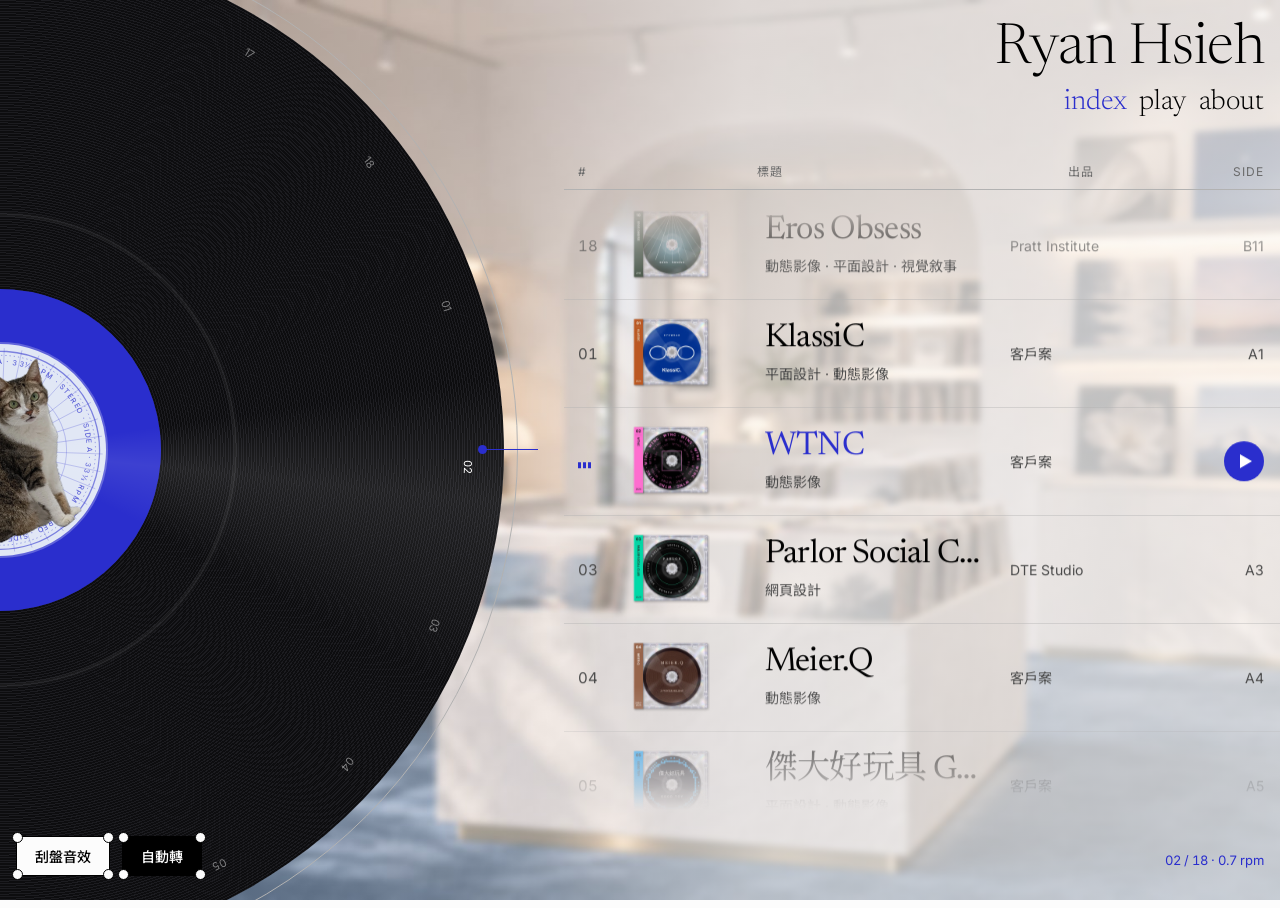
<file: index.html>
<!doctype html>
<html lang="zh-Hant">
<head>
<meta charset="utf-8">
<meta name="viewport" content="width=device-width,initial-scale=1,viewport-fit=cover">
<title>Ryan Hsieh 謝東霖 — Designer</title>

<meta name="description" content="謝東霖 Ryan Hsieh，台北的跨領域設計師，作品橫跨動態影像、平面與網頁設計。Pratt Institute Communications Design 碩士，現為知識衛星 Sat. Knowledge 設計師。">
<link rel="canonical" href="https://ryanhsieh.xyz/">
<meta property="og:type" content="website">
<meta property="og:site_name" content="Ryan Hsieh">
<meta property="og:title" content="Ryan Hsieh 謝東霖 — Designer">
<meta property="og:description" content="謝東霖 Ryan Hsieh，台北的跨領域設計師，作品橫跨動態影像、平面與網頁設計。Pratt Institute Communications Design 碩士，現為知識衛星 Sat. Knowledge 設計師。">
<meta property="og:url" content="https://ryanhsieh.xyz/">
<meta property="og:image" content="https://ryanhsieh.xyz/assets/og.jpg">
<meta property="og:image:width" content="1200">
<meta property="og:image:height" content="630">
<meta property="og:locale" content="zh_TW">
<meta name="twitter:card" content="summary_large_image">
<link rel="icon" type="image/png" href="favicon.png">
<link rel="apple-touch-icon" href="apple-touch-icon.png">
<meta name="theme-color" content="#fcfcfc">
<script type="application/ld+json">{"@context": "https://schema.org", "@type": "Person", "name": "Ryan Hsieh", "alternateName": ["謝東霖", "Tung-Lin Hsieh"], "url": "https://ryanhsieh.xyz/", "image": "https://ryanhsieh.xyz/assets/og.jpg", "jobTitle": "Designer", "worksFor": {"@type": "Organization", "name": "Sat. Knowledge 知識衛星"}, "alumniOf": [{"@type": "CollegeOrUniversity", "name": "Pratt Institute"}, {"@type": "CollegeOrUniversity", "name": "世新大學 Shih Hsin University"}], "homeLocation": {"@type": "Place", "name": "Taipei, Taiwan"}, "knowsAbout": ["Motion Design", "Graphic Design", "Web Design"]}</script>

<link rel="preconnect" href="https://fonts.googleapis.com">
<link rel="stylesheet" href="https://fonts.googleapis.com/css2?family=Inter:wght@300..900&display=swap">

<style>body,html{margin:0;height:100%;overflow:hidden;background:#fcfcfc}iframe{position:fixed;inset:0;width:100%;height:100%;border:0;display:block;background:transparent}iframe.bk{opacity:0;pointer-events:none;z-index:1}iframe.fr{opacity:1;z-index:2}.tx{position:fixed;inset:0;z-index:9999;display:flex;flex-direction:column;justify-content:space-between;padding:clamp(20px,4vw,48px);background:var(--c);color:var(--k);font-family:Inter,system-ui,sans-serif;pointer-events:none;will-change:clip-path,opacity}.tx::after{content:"";position:absolute;top:0;bottom:0;left:0;width:clamp(6px,1vw,14px);background:rgba(255,255,255,.18)}.tx b,.tx span{display:block}.tx b{font:700 clamp(64px,14vw,220px)/.9 Inter,system-ui,sans-serif;letter-spacing:-.04em}.tx span{margin-top:.3em;font:600 clamp(18px,2.6vw,40px)/1.1 Inter,system-ui,sans-serif;text-transform:uppercase;letter-spacing:.02em;max-width:20ch}.tx small{font:500 13px Inter,system-ui,sans-serif;letter-spacing:.14em;text-transform:uppercase;opacity:.75}.tx>*{transition:opacity .25s ease}.tx.quiet>*{opacity:0}</style>
</head>
<body>
<noscript><main style="padding:24px;font:16px/1.6 system-ui,sans-serif"><h1>Ryan Hsieh 謝東霖</h1><p>謝東霖 Ryan Hsieh，台北的跨領域設計師，作品橫跨動態影像、平面與網頁設計。Pratt Institute Communications Design 碩士，現為知識衛星 Sat. Knowledge 設計師。</p>
<ul><li><a href="work.html?solo#KlassiC">KlassiC</a></li><li><a href="work.html?solo#WTNC">WTNC</a></li><li><a href="work.html?solo#Parlor-Social-Club">Parlor Social Club</a></li><li><a href="work.html?solo#Meier-Q">Meier.Q</a></li><li><a href="work.html?solo#Good-Toy">傑大好玩具 Good Toy</a></li><li><a href="work.html?solo#Masthead-Magazine">Masthead Magazine</a></li><li><a href="work.html?solo#Bliss-Lau">Bliss Lau</a></li><li><a href="work.html?solo#Countdown">Countdown</a></li><li><a href="work.html?solo#Photo-Sphere">Photo Sphere</a></li><li><a href="work.html?solo#Polychronic-and-Time-Ideology">Polychronic and Time Ideology</a></li><li><a href="work.html?solo#COEXIST">COEXIST©</a></li><li><a href="work.html?solo#Wasting-Time-on-the-Internet">Wasting Time on the Internet</a></li><li><a href="work.html?solo#More-is-the-New-Normal">More is the New Normal</a></li><li><a href="work.html?solo#Crisis-in-New-York-Noise-Depression">Crisis in New York: Noise & Depression</a></li><li><a href="work.html?solo#About-Time-Travel-in-Time">About Time: Travel in Time</a></li><li><a href="work.html?solo#Lost-in-Time">Lost in Time</a></li><li><a href="work.html?solo#Virtual-Temple">Virtual Temple</a></li><li><a href="work.html?solo#Eros-Obsess">Eros Obsess</a></li></ul><p><a href="play.html?solo">Play</a> · <a href="about.html?solo">About</a></p></main></noscript>
<iframe class="fr" title="Ryan Hsieh" allow="autoplay; fullscreen; picture-in-picture"></iframe>
<iframe class="bk" title="" aria-hidden="true" tabindex="-1" allow="autoplay; fullscreen; picture-in-picture"></iframe>
<script>(()=>{const PAGES=["home.html","work.html","play.html","about.html"];const reduce=matchMedia("(prefers-reduced-motion: reduce)").matches;let C={};fetch("assets/obi-colors.json").then(r=>r.json()).then(j=>C=j).catch(()=>{});let[fr,bk]=document.querySelectorAll("iframe"),busy=null,cur="";const sleep=ms=>new Promise(r=>setTimeout(r,ms));const raf2=()=>new Promise(r=>requestAnimationFrame(()=>requestAnimationFrame(r)));const ink=h=>{const n=parseInt(h.slice(1),16);return(.2126*(n>>16)+.7152*(n>>8&255)+.0722*(n&255))/255>.5?"#111":"#fff"};const norm=s=>{s=(s||"").replace(/^\/+/,"");let[f,...h]=s.split("#");f=(f||"").split("/").pop();if(!f||f==="index.html")f="home.html";if(!PAGES.includes(f))f="home.html";return f+(h.length?"#"+h.join("#"):"")};const fromHash=()=>norm(decodeURIComponent(location.hash.replace(/^#\/?/,"")));const setUrl=(t,push)=>{const h="#/"+t;if(location.hash===h)return;try{history[push?"pushState":"replaceState"](null,"",h)}catch(e){}};function load(f,t){return new Promise(res=>{let done=false;const fin=ok=>{if(!done){done=true;res(ok)}};f._ev=0;f.onload=async()=>{try{const d=f.contentDocument;await Promise.race([d.fonts?d.fonts.ready:0,sleep(1200)]);const im=d.querySelector("#main img, .disc img, img");if(im&&im.decode)await Promise.race([im.decode().catch(()=>{}),sleep(600)]);await raf2();fin(true)}catch(e){fin(false)}};setTimeout(()=>fin(false),6e3);nav(f,t)})}const BUILD="74";const bust=t=>{if(t==="about:blank")return t;const u=new URL(t,location.href);u.searchParams.set("v",BUILD);return u.href};const nav=(f,t)=>{try{f.contentWindow.location.replace(bust(t))}catch(e){f.src=bust(t)}};function swap(t){const o=fr;fr=bk;bk=o;fr.className="fr";bk.className="bk";fr.removeAttribute("aria-hidden");fr.removeAttribute("tabindex");fr.title="Ryan Hsieh";bk.setAttribute("aria-hidden","true");bk.tabIndex=-1;bk.title="";cur=t;try{document.title=fr.contentDocument.title||"Ryan Hsieh";fr.contentWindow.focus()}catch(e){}if(!fr._ev){fr._ev=1;ev(fr)}}const ev=f=>{try{f.contentWindow.dispatchEvent(new Event("rh-shown"))}catch(e){}};function shown(){setTimeout(()=>{if(!busy)nav(bk,"about:blank")},50)}function panel(o,quiet){const d=document.createElement("div");d.className="tx"+(quiet?" quiet":"");d.setAttribute("aria-hidden","true");d.style.setProperty("--c",o.c);d.style.setProperty("--k",ink(o.c));const s=document.createElement("small");s.textContent=o.label||(o.dir==="back"?"◀◀ Rewind":"▶ Now playing");const b=document.createElement("b");b.textContent=o.n||"";const sp=document.createElement("span");sp.textContent=o.title||"";const m=document.createElement("div");m.append(b,sp);d.append(s,m);document.body.appendChild(d);return d}const anim=(el,k,ms,ease)=>el.animate(k,{duration:ms,easing:ease,fill:"forwards"}).finished;const CL={L0:"inset(0 100% 0 0)",R0:"inset(0 0 0 100%)",full:"inset(0 0 0 0)"};async function go(target,o,push){const t=norm(target);o=o||{};if(t===cur)return;if(busy)return;busy=true;o.c=o.c||C[o.slug]&&C[o.slug].bg||(t.startsWith("home")?"#2a2ecd":"#111111");if(push!==false)setUrl(t,true);try{if(reduce||!cur){if(await load(bk,t)!==false){swap(t);shown()}}else{const d=panel(o);d.style.clipPath=o.dir==="back"?CL.R0:CL.L0;const sweep=anim(d,[{clipPath:d.style.clipPath},{clipPath:CL.full}],340,"cubic-bezier(.7,0,.9,.6)");const[ok]=await Promise.all([load(bk,t),sweep.then(()=>sleep(220))]);swap(t);d.classList.add("quiet");await raf2();await anim(d,[{clipPath:CL.full},{clipPath:o.dir==="back"?CL.L0:CL.R0}],460,"cubic-bezier(.3,0,.1,1)");d.remove();shown()}}finally{busy=false}if(fromHash()!==cur)go(fromHash(),{dir:"back"},false)}function sync(){try{const L=fr.contentWindow.location,f=L.pathname.split("/").pop();cur=norm(f+L.hash);setUrl(cur,false);document.title=fr.contentDocument.title}catch(e){}}addEventListener("popstate",()=>{const t=fromHash();if(t===cur)return;if(t.split("#")[0]===cur.split("#")[0]){try{fr.contentWindow.location.hash=t.split("#")[1]||"";cur=t;return}catch(e){}}go(t,{dir:"back"},false)});window.RH_SHELL={go:(u,o)=>go(u,o,true),sync:sync};(async()=>{const t=fromHash();setUrl(t,false);const ok=await load(fr,t);if(!ok){try{sessionStorage.setItem("rh-noshell","1")}catch(e){}location.replace(t);return}cur=t;try{document.title=fr.contentDocument.title;fr.contentWindow.focus()}catch(e){}ev(fr)})()})()</script>
</body>
</html>
</file>
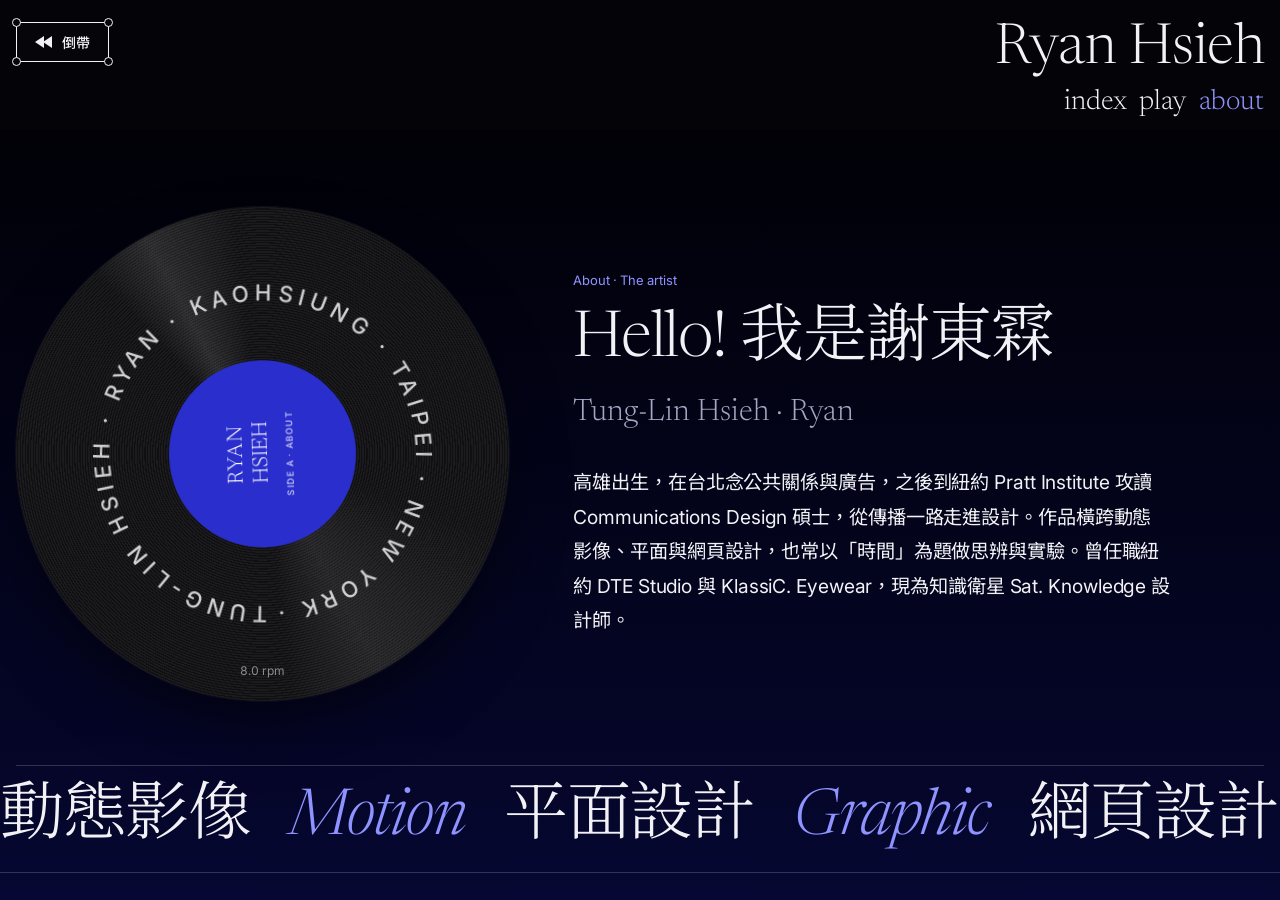
<file: about.html>
<!doctype html>
<html lang="zh-Hant">
<head>
<meta charset="utf-8">
<script>try{var P=null;try{P=parent!==window&&parent.RH_SHELL}catch(e){}if(!P&&!sessionStorage.getItem("rh-noshell")&&!/[?&]solo\b/.test(location.search)){location.replace("index.html#/about.html"+location.hash)}}catch(e){}try{var t=JSON.parse(sessionStorage.getItem("rh-tx")||"null");if(t&&Date.now()-t.t<5e3&&!matchMedia("(prefers-reduced-motion: reduce)").matches){var R=document.documentElement;R.classList.add("tx-hold");R.style.setProperty("--txc",t.c);R.style.background=t.c;setTimeout(function(){R.classList.remove("tx-hold");R.style.background=""},2500)}}catch(e){}</script>
<style>@view-transition{navigation:auto}::view-transition-new(root),::view-transition-old(root){animation:none}html.tx-vt::view-transition-old(root){animation:txo .24s ease-in both}html.tx-vt::view-transition-new(root){animation:txi .42s cubic-bezier(.2,.7,.2,1) .04s both}@keyframes txo{to{opacity:0;transform:translateY(-10px)}}@keyframes txi{from{opacity:0;transform:translateY(14px)}}html.tx-hold::after{content:"";position:fixed;inset:0;z-index:9998;background:var(--txc)}</style>
<meta name="viewport" content="width=device-width,initial-scale=1,viewport-fit=cover">
<title>About — Ryan Hsieh</title>

<meta name="description" content="關於謝東霖 Ryan Hsieh：高雄出生，經歷台北與紐約，Pratt Institute Communications Design 碩士，曾任職 DTE Studio 與 KlassiC. Eyewear，現為知識衛星 Sat. Knowledge 設計師。">
<link rel="canonical" href="https://ryanhsieh.xyz/about.html">
<meta property="og:type" content="website">
<meta property="og:site_name" content="Ryan Hsieh">
<meta property="og:title" content="About — Ryan Hsieh">
<meta property="og:description" content="關於謝東霖 Ryan Hsieh：高雄出生，經歷台北與紐約，Pratt Institute Communications Design 碩士，曾任職 DTE Studio 與 KlassiC. Eyewear，現為知識衛星 Sat. Knowledge 設計師。">
<meta property="og:url" content="https://ryanhsieh.xyz/about.html">
<meta property="og:image" content="https://ryanhsieh.xyz/assets/og.jpg">
<meta property="og:image:width" content="1200">
<meta property="og:image:height" content="630">
<meta property="og:locale" content="zh_TW">
<meta name="twitter:card" content="summary_large_image">
<link rel="icon" type="image/png" href="favicon.png">
<link rel="apple-touch-icon" href="apple-touch-icon.png">
<meta name="theme-color" content="#fcfcfc">

<link rel="preconnect" href="https://fonts.googleapis.com">
<link rel="stylesheet" href="https://fonts.googleapis.com/css2?family=Newsreader:ital,opsz,wght@0,6..72,300;0,6..72,400;1,6..72,300&family=Inter:wght@300..900&family=Noto+Sans+TC:wght@400;500;700&family=Noto+Serif+TC:wght@300;400&display=swap">
<link rel="stylesheet" href="assets/site.css">
<style>.hero{display:grid;grid-template-columns:minmax(0,5fr) minmax(0,7fr);gap:clamp(32px,5vw,80px);align-items:center;padding:clamp(40px,6vw,88px) 0 clamp(40px,5vw,72px);border-bottom:1px solid var(--ink)}.lp{position:relative;width:min(100%,560px);aspect-ratio:1;border-radius:50%;overflow:hidden;margin:0 auto;cursor:grab;touch-action:none;user-select:none;background:repeating-radial-gradient(circle at 50% 50%,#101012 0 1.2px,#1b1b1e 1.2px 2.6px);box-shadow:0 30px 60px -20px rgba(0,0,0,.35),inset 0 0 0 1px rgba(255,255,255,.04)}.lp:active{cursor:grabbing}.lp .spin{position:absolute;inset:0;border-radius:50%;will-change:transform}.lp .spin::before{content:"";position:absolute;inset:0;border-radius:50%;background:conic-gradient(from 20deg,transparent 0 8%,rgba(255,255,255,.10) 12%,transparent 18% 50%,rgba(255,255,255,.08) 62%,transparent 68%)}.lp .label{position:absolute;left:31%;top:31%;width:38%;height:38%;border-radius:50%;overflow:hidden;background:var(--blue);display:flex;flex-direction:column;align-items:center;justify-content:center;gap:4px;color:#fff;text-align:center}.lp .label b{position:absolute;left:0;right:0;top:50%;transform:translateY(-50%);display:grid;grid-template-columns:minmax(0,1fr) auto minmax(0,1fr);font-family:var(--f-display);font-weight:300;font-size:clamp(13px,1.7vw,23px);line-height:1;letter-spacing:0;text-transform:uppercase;white-space:nowrap}.lp .label b .a{text-align:right}.lp .label b .z{text-align:left}.lp .label .n1{position:absolute;left:0;right:0;bottom:calc(50% + clamp(13px,1.7vw,23px) * .62);font-family:var(--f-display);font-weight:300;font-size:clamp(13px,1.7vw,23px);line-height:1;text-transform:uppercase;text-align:center}.lp .label small{position:absolute;left:0;right:0;top:calc(50% + clamp(13px,1.7vw,23px) * 1);font:500 9px var(--f-ui);letter-spacing:.14em;text-transform:uppercase;opacity:.8}.lp .ring{position:absolute;inset:0;border-radius:50%;pointer-events:none}.lp .ring svg{width:100%;height:100%;display:block}.lp .ring text{font:500 9px var(--f-ui);letter-spacing:.12em;fill:#cfcfd4;text-transform:uppercase}.lp .rpm{position:absolute;right:50%;bottom:4%;transform:translateX(50%);color:#8a8a90!important;font-size:12px;color:var(--mute);font-variant-numeric:tabular-nums}.zh{font-family:var(--f-display);font-weight:300;font-size:clamp(40px,5vw,80px);line-height:1.05;letter-spacing:-.02em;margin:0}.zh .hi{display:inline-block;transform-origin:70% 80%;animation:wave 2.6s ease-in-out 1s 2}@keyframes wave{0%,100%,60%{transform:rotate(0)}10%,30%{transform:rotate(-8deg)}20%,40%{transform:rotate(6deg)}}.hero .en-name{font-family:var(--f-display);font-weight:300;font-size:clamp(22px,2.4vw,34px);color:var(--mute);margin:14px 0 28px}.bio{font-family:var(--f-display);font-weight:300;font-size:clamp(20px,2vw,27px);line-height:1.45;letter-spacing:-.005em;max-width:32em;margin:0}.bio+.bio{margin-top:1em}.bio{text-wrap:pretty}.bio.zh-t{font-family:var(--f-ui);font-weight:400;font-size:clamp(17px,1.5vw,20px);line-height:1.8}.ticker{overflow:hidden;border-bottom:1px solid var(--line);padding:18px 0;margin:0 calc(-1*var(--gut))}.ticker .belt{display:flex;width:max-content;animation:belt 28s linear infinite}.ticker span{font-family:var(--f-display);font-weight:300;font-size:clamp(34px,5vw,72px);line-height:1.1;letter-spacing:-.02em;padding-right:.6em;white-space:nowrap}.ticker span:nth-child(even){color:var(--blue);font-style:italic}@keyframes belt{to{transform:translateX(-50%)}}.tour{list-style:none;margin:0;padding:0;border-top:1px solid var(--line);counter-reset:t}.tour li{display:grid;grid-template-columns:3em minmax(0,1.2fr) minmax(0,2fr) 7.5em;gap:16px;align-items:center;padding:22px 8px;border-bottom:1px solid var(--line);transition:background .3s ease}.tour li:hover{background:rgba(42,46,205,.05)}.tour .n{font-size:13px;color:var(--mute);font-variant-numeric:tabular-nums}.tour .c{font-family:var(--f-display);font-weight:300;font-size:clamp(26px,3vw,44px);line-height:1}.tour .c small{display:block;font-family:var(--f-ui);font-size:12px;letter-spacing:.08em;text-transform:uppercase;color:var(--mute);margin-top:8px}.tour .w{font-size:15px;line-height:1.6}.tour .clk{font-size:15px;font-variant-numeric:tabular-nums;text-align:right;color:var(--blue)}.tour .now .c small{display:flex;align-items:center;gap:12px;line-height:1}.tour .now .c small::after{content:"NOW";font:500 11px/1 var(--f-ui);letter-spacing:.1em;color:var(--ground);background:var(--blue);padding:4px 7px 3px}.credits{margin:0;border-top:1px solid var(--line)}.credits div{display:grid;grid-template-columns:11em minmax(0,1fr);gap:16px;padding:14px 0;border-bottom:1px solid var(--line)}.credits dt{font-size:12px;letter-spacing:.08em;text-transform:uppercase;color:var(--mute);padding-top:3px}.credits dd{margin:0;font-size:16px}.mail{display:flex;flex-wrap:wrap;align-items:center;gap:20px 28px}.mail a.addr{font-family:var(--f-display);font-weight:300;font-size:clamp(30px,5.4vw,84px);line-height:1;letter-spacing:-.02em;color:var(--ink);text-decoration:none;background:linear-gradient(var(--blue),var(--blue)) 0 100%/0 2px no-repeat;transition:background-size .5s ease,color .3s ease;overflow-wrap:anywhere}.mail a.addr:focus-visible,.mail a.addr:hover{color:var(--blue);background-size:100% 2px}@media (max-width:760px){.hero{grid-template-columns:1fr}.lp{width:min(86vw,420px)}.tour li{grid-template-columns:2em minmax(0,1fr) auto;row-gap:8px;align-items:baseline}.tour .w{grid-column:2/4;grid-row:2}.credits div{grid-template-columns:7.5em minmax(0,1fr)}}@media (prefers-reduced-motion: reduce){.ticker .belt,.zh .hi{animation:none}}.call{margin:0 0 32px;max-width:560px;background:#0d0d0f;color:#d8d8dc;padding:10px;box-shadow:0 30px 60px -24px rgba(0,0,0,.35)}.call-bar{display:flex;justify-content:space-between;font:500 11px var(--f-ui);letter-spacing:.08em;color:#9a9aa2;padding:2px 4px 10px;font-variant-numeric:tabular-nums}.call-bar b{font-weight:500;color:#d8d8dc}.call-bar .dot{display:inline-block;width:7px;height:7px;border-radius:50%;background:#c6e86b;margin-right:7px;vertical-align:1px;animation:blink 1.6s steps(1) infinite}@keyframes blink{50%{opacity:.25}}.call-main{position:relative;aspect-ratio:16/10;background:#1a1a1d;overflow:hidden}.call-main::after{content:"";position:absolute;inset:0;border:3px solid #c6e86b;z-index:3;pointer-events:none}.call-main img{position:absolute;inset:0;width:100%;height:100%;object-fit:contain;animation:callIn .45s ease both}.call-main img.wide{object-fit:cover}@keyframes callIn{from{opacity:0;transform:scale(1.04)}to{opacity:1;transform:none}}.call-main span{position:absolute;left:10px;bottom:10px;font:500 11px var(--f-ui);letter-spacing:.06em;background:rgba(0,0,0,.6);color:#fff;padding:4px 8px;z-index:2}.call-strip{display:grid;grid-template-columns:repeat(3,minmax(0,1fr));gap:8px;margin-top:8px}.call .tile{all:unset;box-sizing:border-box;position:relative;aspect-ratio:16/10;background:#1a1a1d;overflow:hidden;cursor:pointer;outline:1px solid #2c2c31;outline-offset:-1px;transition:opacity .3s}.call .tile img{width:100%;height:100%;object-fit:contain;display:block;filter:grayscale(.4) brightness(.8);transition:filter .3s,transform .4s}.call .tile:focus-visible img,.call .tile:hover img{filter:none;transform:scale(1.04)}.call .tile:focus-visible{outline:2px solid #c6e86b}.call .tile span{position:absolute;left:6px;bottom:5px;font:500 10px var(--f-ui);letter-spacing:.06em;color:#fff;text-shadow:0 1px 2px #000}.call .tile[aria-pressed="true"]{opacity:.35;cursor:default}@media (prefers-reduced-motion: reduce){.call-main img{animation:none}.call-bar .dot{animation:none}}:root{--ground:#05050a;--ink:#f2f2f6;--line:rgba(255,255,255,.18);--mute:#a3a6c4;--blue:#8f93ff;--blue-tint:rgba(143,147,255,.12);color-scheme:dark}html{background:#05050a}body{background:linear-gradient(180deg,#000 0,#05062a 30%,#11178a 70%,#2a2ecd 100%);min-height:100vh}body::before{display:none}.lp .label{background:#2a2ecd}.lp{box-shadow:0 30px 70px -20px rgba(0,0,0,.7),0 0 0 1px rgba(255,255,255,.06)}.tour li:hover{background:rgba(143,147,255,.08)}.tour .now .c small::after{color:#05050a}.tour .clk{color:#c7c9ff}.hero{border-bottom-color:var(--line)}</style>
</head>
<body>
<header class="wrap top">
  <a class="btn back" href="index.html" aria-label="倒帶回唱片"><i></i><i></i><i></i><i></i><span class="rw" aria-hidden="true"><s></s><s></s></span>倒帶</a>
  <div class="mast"><a class="name" href="index.html">Ryan Hsieh</a>
    <nav><a href="index.html">index</a><a href="play.html">play</a><a href="about.html" aria-current="page">about</a></nav></div>
</header>

<main class="wrap">
  <section class="hero">
    <div class="lp" id="lp" role="img" aria-label="一張轉動的唱片，可拖曳轉動">
      <div class="spin" id="lpSpin">
        <div class="ring" aria-hidden="true"><svg viewBox="0 0 200 200"><defs><path id="rp" d="M100,100 m-62,0 a62,62 0 1,1 124,0 a62,62 0 1,1 -124,0"/></defs>
          <text textLength="386" lengthAdjust="spacing"><textPath href="#rp" textLength="386" lengthAdjust="spacing">Tung-Lin Hsieh · Ryan · Kaohsiung · Taipei · New York ·</textPath></text></svg></div>
        <div class="label"><span class="n1" aria-hidden="true">Ryan</span><b aria-label="Ryan Hsieh"><span class="a">Hs</span><span class="i">I</span><span class="z">eh</span></b><small>Side A · About</small></div>
      </div>
      <span class="rpm" id="lpRpm" aria-hidden="true">8.0 rpm</span>
    </div>
    <div>
      <p class="kicker">About · The artist</p>
      <h1 class="zh"><span class="hi">Hello!</span> 我是謝東霖</h1>
      <p class="en-name">Tung-Lin Hsieh · Ryan</p>
      <p class="bio zh-t">高雄出生，在台北念公共關係與廣告，之後到紐約 Pratt Institute 攻讀 Communications Design 碩士，從傳播一路走進設計。作品橫跨動態影像、平面與網頁設計，也常以「時間」為題做思辨與實驗。曾任職紐約 DTE Studio 與 KlassiC. Eyewear，現為知識衛星 Sat. Knowledge 設計師。</p>
    </div>
  </section>

  <div class="ticker" role="img" aria-label="動態影像、平面設計、網頁設計"><div class="belt" aria-hidden="true"><span>動態影像</span><span>Motion</span><span>平面設計</span><span>Graphic</span><span>網頁設計</span><span>Web</span><span>動態影像</span><span>Motion</span><span>平面設計</span><span>Graphic</span><span>網頁設計</span><span>Web</span><span>動態影像</span><span>Motion</span><span>平面設計</span><span>Graphic</span><span>網頁設計</span><span>Web</span><span>動態影像</span><span>Motion</span><span>平面設計</span><span>Graphic</span><span>網頁設計</span><span>Web</span></div></div>

  <section class="sec">
    <h2 class="label">Liner notes</h2>
    <div>
      <figure class="call" id="call" aria-label="三格視訊畫面：點小畫面切換成主畫面">
        <div class="call-bar"><span><i class="dot"></i>通話中 <b id="callT">00:00</b></span><span>3 個畫面</span></div>
        <div class="call-main" id="callMain"></div>
        <div class="call-strip" id="callStrip">
          <button type="button" class="tile" data-k="0"><img src="assets/about/call-1.jpg" width="808" height="454" alt="謝東霖側身看向右邊的視訊畫面" draggable="false"><span>01 · 側面</span></button>
          <button type="button" class="tile" data-k="1"><img src="assets/about/call-2.jpg" width="808" height="453" alt="謝東霖正面看鏡頭的視訊畫面" draggable="false"><span>02 · 正面</span></button>
          <button type="button" class="tile" data-k="2"><img src="assets/about/call-3.jpg" width="340" height="448" alt="謝東霖坐在門前、鏡頭拉遠的直式視訊畫面" draggable="false"><span>03 · 遠景</span></button>
        </div>
      </figure>
      <p class="bio" lang="en">Born in Kaohsiung and shaped by Taipei and New York, Ryan is an interdisciplinary designer working across motion, graphic and web design, often exploring time. He believes technology opens new and more inventive paths for design.</p>
      <p class="bio" lang="en">Ryan Hsieh has a background in Public Relations and Advertising and holds an M.F.A. in Communications Design from Pratt Institute. He has worked as a designer at DTE Studio and KlassiC. Eyewear, and is now a designer at Sat. Knowledge.</p>
    </div>
  </section>

  <section class="sec">
    <h2 class="label">Tour dates</h2>
    <ol class="tour">
      <li><span class="n">01</span><span class="c">台北<small>Taipei</small></span><span class="w">世新大學 — 公共關係暨廣告學系</span><span class="clk" data-tz="Asia/Taipei"></span></li>
      <li><span class="n">02</span><span class="c">紐約<small>New York</small></span><span class="w">Pratt Institute — M.F.A. Communications Design<br>DTE Studio — Designer</span><span class="clk" data-tz="America/New_York"></span></li>
      <li><span class="n">03</span><span class="c">台北<small>Taipei</small></span><span class="w">KlassiC. Eyewear — Designer</span><span class="clk" data-tz="Asia/Taipei"></span></li>
      <li class="now"><span class="n">04</span><span class="c">台北<small>Taipei · Based in</small></span><span class="w">知識衛星 Sat. Knowledge — Designer</span><span class="clk" data-tz="Asia/Taipei"></span></li>
    </ol>
  </section>


  <section class="sec">
    <h2 class="label">Contact</h2>
    <div class="mail">
      <a class="addr" href="mailto:tunglin924@gmail.com">tunglin924@gmail.com</a>
      <button type="button" class="btn" id="copy"><i></i><i></i><i></i><i></i><span>複製信箱</span></button>
    </div>
  </section>
  <div style="height:56px"></div>
</main>
<script>const reduce=matchMedia("(prefers-reduced-motion: reduce)").matches;(()=>{const lp=document.getElementById("lp"),sp=document.getElementById("lpSpin"),rpm=document.getElementById("lpRpm");let a=0,v=reduce?0:8*6/1e3,base=v,drag=null,last=performance.now();const ang=e=>{const r=lp.getBoundingClientRect();return Math.atan2(e.clientY-r.top-r.height/2,e.clientX-r.left-r.width/2)*180/Math.PI};lp.addEventListener("pointerdown",e=>{drag={a:ang(e),t:performance.now()};lp.setPointerCapture(e.pointerId)});lp.addEventListener("pointermove",e=>{if(!drag)return;const b=ang(e),now=performance.now();let d=b-drag.a;if(d>180)d-=360;if(d<-180)d+=360;a+=d;v=d/Math.max(8,now-drag.t);drag={a:b,t:now}});const up=()=>{drag=null};lp.addEventListener("pointerup",up);lp.addEventListener("pointercancel",up);const tick=now=>{const dt=Math.min(64,now-last);last=now;if(!drag){v+=(base-v)*.03;a+=v*dt}sp.style.transform=`rotate(${a}deg)`;rpm.textContent=`${Math.abs(v*1e3/6).toFixed(1)} rpm`;requestAnimationFrame(tick)};requestAnimationFrame(tick)})();const fmt={};const clocks=document.querySelectorAll(".clk");const tickClock=()=>clocks.forEach(c=>{const tz=c.dataset.tz;fmt[tz]=fmt[tz]||new Intl.DateTimeFormat("en-GB",{timeZone:tz,hour:"2-digit",minute:"2-digit",second:"2-digit",hour12:false});c.textContent=fmt[tz].format(new Date)});tickClock();setInterval(tickClock,1e3);(()=>{const main=document.getElementById("callMain"),T=[...document.querySelectorAll("#callStrip .tile")],tEl=document.getElementById("callT"),t0=Date.now();let cur=-1,auto=!reduce,timer=0;const show=k=>{if(k===cur)return;cur=k;const src=T[k].querySelector("img"),im=src.cloneNode();im.removeAttribute("loading");if(src.naturalWidth/src.naturalHeight>1.3)im.className="wide";main.replaceChildren(im,Object.assign(document.createElement("span"),{textContent:T[k].querySelector("span").textContent}));T.forEach((t,j)=>t.setAttribute("aria-pressed",j===k?"true":"false"))};T.forEach((t,k)=>t.addEventListener("click",()=>{auto=false;clearInterval(timer);show(k)}));show(1);if(auto)timer=setInterval(()=>show((cur+1)%T.length),3200);setInterval(()=>{const s=Math.floor((Date.now()-t0)/1e3);tEl.textContent=`${String(Math.floor(s/60)).padStart(2,"0")}:${String(s%60).padStart(2,"0")}`},1e3)})();document.getElementById("copy").addEventListener("click",async e=>{const s=e.currentTarget.querySelector("span");try{await navigator.clipboard.writeText("tunglin924@gmail.com");s.textContent="已複製"}catch(_){s.textContent="請手動複製"}setTimeout(()=>s.textContent="複製信箱",1800)})</script>
<script src="assets/transition.js"></script>
</body>
</html>
</file>
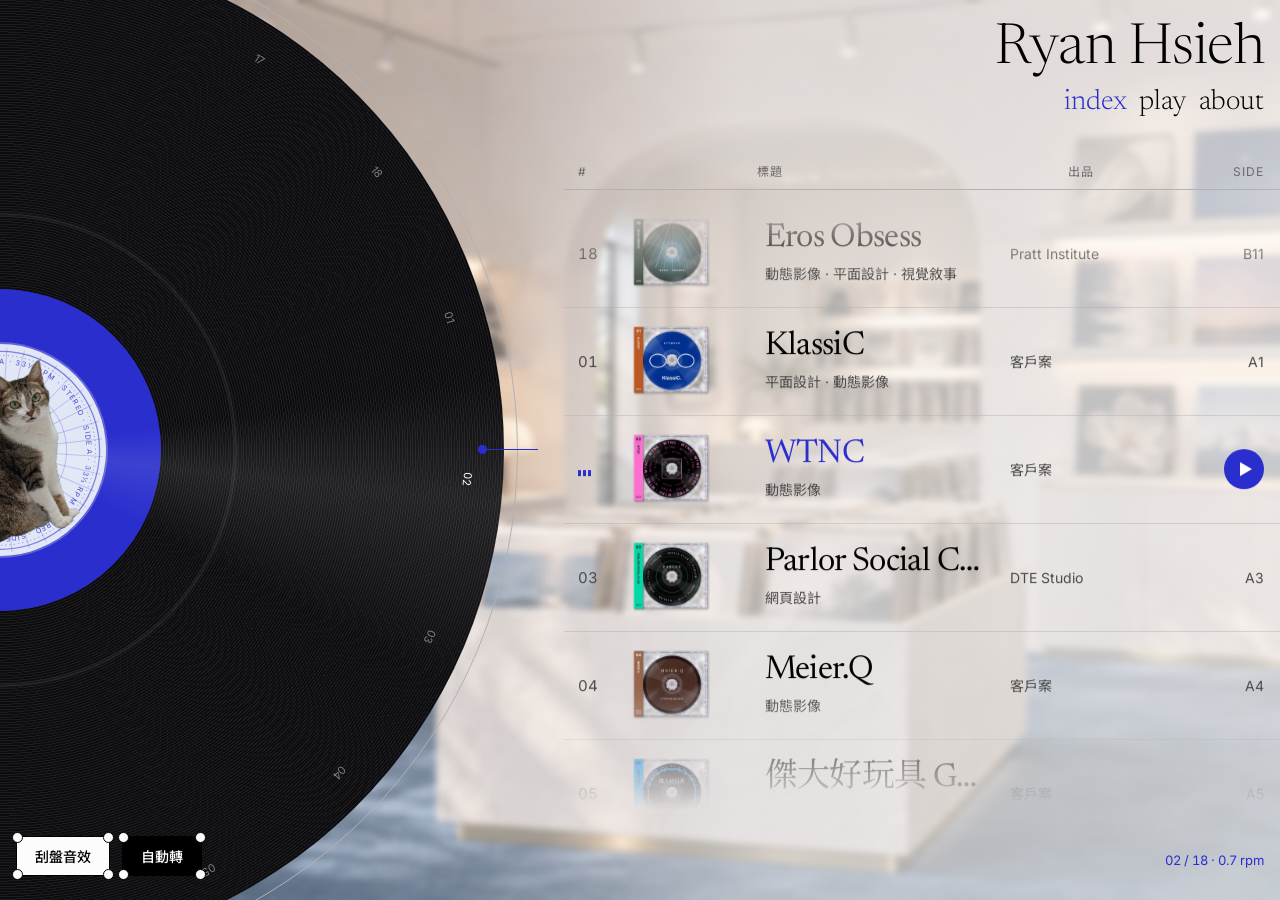
<file: home.html>
<!doctype html>
<html lang="zh-Hant">
<meta charset="utf-8">
<meta name="viewport" content="width=device-width,initial-scale=1,viewport-fit=cover">
<script>try{var P=null;try{P=parent!==window&&parent.RH_SHELL}catch(e){}if(!P&&!sessionStorage.getItem("rh-noshell")&&!/[?&]solo\b/.test(location.search)){location.replace("index.html#/home.html"+location.hash)}}catch(e){}try{var t=JSON.parse(sessionStorage.getItem("rh-tx")||"null");if(t&&Date.now()-t.t<5e3&&!matchMedia("(prefers-reduced-motion: reduce)").matches){var R=document.documentElement;R.classList.add("tx-hold");R.style.setProperty("--txc",t.c);R.style.background=t.c;setTimeout(function(){R.classList.remove("tx-hold");R.style.background=""},2500)}}catch(e){}</script>
<style>@view-transition{navigation:auto}::view-transition-new(root),::view-transition-old(root){animation:none}html.tx-vt::view-transition-old(root){animation:txo .24s ease-in both}html.tx-vt::view-transition-new(root){animation:txi .42s cubic-bezier(.2,.7,.2,1) .04s both}@keyframes txo{to{opacity:0;transform:translateY(-10px)}}@keyframes txi{from{opacity:0;transform:translateY(14px)}}html.tx-hold::after{content:"";position:fixed;inset:0;z-index:9998;background:var(--txc)}</style>
<title>Ryan Hsieh 謝東霖 — Designer</title>

<meta name="description" content="謝東霖 Ryan Hsieh，台北的跨領域設計師，作品橫跨動態影像、平面與網頁設計。Pratt Institute Communications Design 碩士，現為知識衛星 Sat. Knowledge 設計師。">
<link rel="canonical" href="https://ryanhsieh.xyz/">
<meta property="og:type" content="website">
<meta property="og:site_name" content="Ryan Hsieh">
<meta property="og:title" content="Ryan Hsieh 謝東霖 — Designer">
<meta property="og:description" content="謝東霖 Ryan Hsieh，台北的跨領域設計師，作品橫跨動態影像、平面與網頁設計。Pratt Institute Communications Design 碩士，現為知識衛星 Sat. Knowledge 設計師。">
<meta property="og:url" content="https://ryanhsieh.xyz/">
<meta property="og:image" content="https://ryanhsieh.xyz/assets/og.jpg">
<meta property="og:image:width" content="1200">
<meta property="og:image:height" content="630">
<meta property="og:locale" content="zh_TW">
<meta name="twitter:card" content="summary_large_image">
<link rel="icon" type="image/png" href="favicon.png">
<link rel="apple-touch-icon" href="apple-touch-icon.png">
<meta name="theme-color" content="#fcfcfc">

<link rel="preconnect" href="https://fonts.googleapis.com">
<link rel="stylesheet" href="https://fonts.googleapis.com/css2?family=Newsreader:ital,opsz,wght@0,6..72,300;0,6..72,400;1,6..72,300&family=Inter:wght@300..900&family=Noto+Sans+TC:wght@400;500;700&family=Noto+Serif+TC:wght@300;400&display=swap">
<style>:root{--ground:#fcfcfc;--ink:#000000;--blue:#2a2ecd;--blue-tint:#e1e7f5;--line:#b2b2b2;--mute:#6b6b6b;--vinyl:#0d0d0f;--f-display:"Newsreader","Noto Serif TC","Times New Roman",Times,serif;--f-ui:"Inter","Noto Sans TC","PingFang TC","Microsoft JhengHei",sans-serif;--f-tc:var(--f-ui);color-scheme:light}body,html{height:100%}body{background:var(--ground);color:var(--ink);font-family:var(--f-ui);overflow:hidden;padding-left:max(16px,env(safe-area-inset-left,0px));padding-right:max(16px,env(safe-area-inset-right,0px))}.stage{position:fixed;inset:0;overflow:hidden;background:var(--ground)}.stage{background:var(--ground) url("assets/bg/record-store-blur.jpg") center/cover no-repeat}.stage::after{content:"";position:absolute;inset:0;background:linear-gradient(90deg,rgba(252,252,252,0) 0,rgba(252,252,252,.3) 38%,rgba(252,252,252,.64) 58%,rgba(252,252,252,.72) 100%);pointer-events:none;z-index:0}.top{position:absolute;inset:0 0 auto 0;display:flex;flex-direction:column;align-items:flex-end;gap:10px;z-index:60;text-align:right;padding:22px max(16px,env(safe-area-inset-right,0px)) 0 max(16px,env(safe-area-inset-left,0px));pointer-events:none}.top .name{font-family:var(--f-display);font-weight:300;text-transform:none;text-wrap:nowrap;font-size:clamp(40px,4.4vw,64px);line-height:1;letter-spacing:-.01em;margin:0;pointer-events:auto}.top nav{display:flex;gap:.45em;pointer-events:auto;font-family:var(--f-display);font-weight:300;font-size:clamp(22px,2.2vw,32px);line-height:1}.top a{color:var(--ink);text-decoration:none;transition:opacity .3s ease}.top a:focus-visible,.top a:hover{opacity:.5}.top a[aria-current]{color:var(--blue)}.record{position:absolute;border-radius:50%;cursor:grab;touch-action:none;user-select:none;z-index:20;background:radial-gradient(circle, transparent 0 32.6%, rgba(255,255,255,.07) 33%, transparent 33.5%),repeating-radial-gradient(circle, var(--vinyl) 0 1.6px, #1c1c20 1.6px 2.6px),var(--vinyl)}.ring{position:absolute;border-radius:50%;border:1px solid var(--line);pointer-events:none;z-index:19}.record:active{cursor:grabbing}.record:focus-visible{outline:2px solid var(--blue);outline-offset:14px}.sheen{position:absolute;border-radius:50%;pointer-events:none;z-index:21;background:conic-gradient(from 60deg, transparent 0 6%, rgba(255,255,255,.09) 10%, transparent 16% 50%, rgba(255,255,255,.06) 57%, transparent 63%)}.label{position:absolute;inset:34%;border-radius:50%;background:var(--blue);color:var(--ground);display:grid;place-items:center;text-align:center}.label .l-name{font-family:var(--f-display);font-weight:300;font-size:clamp(18px,2.6vw,38px);line-height:.9;letter-spacing:-.04em;text-transform:uppercase}.label{overflow:hidden}.label .l-in{position:absolute;inset:17%;border-radius:50%;overflow:hidden;background:var(--blue-tint,#e1e7f5);box-shadow:0 0 0 2px rgba(255,255,255,.25)}.label .l-pat{position:absolute;inset:0;width:100%;height:100%;pointer-events:none}.label .l-cat{position:absolute;left:50%;top:54%;height:80%;width:auto;max-width:none;transform:translate(-50%,-50%);pointer-events:none;user-select:none;-webkit-user-drag:none}.ticks{position:absolute;inset:0;pointer-events:none}.ticks b{position:absolute;font-weight:400;font-size:11px;color:rgba(255,255,255,.45);transition:color .3s ease}.ticks b.on{color:#fff}.needle{position:absolute;z-index:22;pointer-events:none;width:56px;height:1px;background:var(--blue)}.needle::after{content:"";position:absolute;right:-4px;top:-4px;width:9px;height:9px;border-radius:50%;background:var(--blue)}.plhead{position:absolute;z-index:12;display:grid;grid-template-columns:var(--cols);gap:var(--gap);align-items:end;padding:0 max(16px,env(safe-area-inset-right,0px)) 10px 14px;border-bottom:1px solid var(--line);font-size:12px;letter-spacing:.08em;text-transform:uppercase;color:var(--mute);pointer-events:none}.plhead span:last-child{text-align:right}.playlist{position:absolute;top:0;bottom:0;right:0;z-index:10;overflow:hidden;-webkit-mask-image:linear-gradient(to bottom,transparent 0,#000 14%,#000 80%,transparent 100%);mask-image:linear-gradient(to bottom,transparent 0,#000 14%,#000 80%,transparent 100%)}.tracks{list-style:none;margin:0;padding:0;position:absolute;left:0;right:0;top:0;will-change:transform}.tracks li{height:var(--row);display:flex;align-items:center;border-bottom:1px solid rgba(178,178,178,.55);position:absolute;left:0;right:0;top:0;will-change:transform}.tracks li.dup{display:none}.row{all:unset;box-sizing:border-box;cursor:pointer;width:100%;height:100%;display:grid;grid-template-columns:var(--cols);align-items:center;gap:var(--gap);padding:0 max(16px,env(safe-area-inset-right,0px)) 0 14px;transition:background .3s ease}.row:focus-visible,.row:hover{background:rgba(42,46,205,.05)}.row:focus-visible{outline:2px solid var(--blue);outline-offset:-2px}.row .no{position:relative;font-size:15px;color:#4a4a4a;font-variant-numeric:tabular-nums;height:16px;display:flex;align-items:center}.row .no .play{display:none;width:0;height:0;border-left:9px solid var(--ink);border-top:5.5px solid transparent;border-bottom:5.5px solid transparent}.row:focus-visible .no .n,.row:hover .no .n{display:none}.row:focus-visible .no .play,.row:hover .no .play{display:block}.row .eq{display:none;gap:2px;align-items:flex-end;height:14px}.row .eq i{display:block;width:3px;background:var(--blue);height:40%;animation:eq 1s ease-in-out infinite}.row .eq i:nth-child(2){animation-delay:-.35s;animation-duration:.8s}.row .eq i:nth-child(3){animation-delay:-.6s;animation-duration:1.15s}@keyframes eq{0%,100%{height:25%}50%{height:100%}}.row.on .no .n,.row.on .no .play{display:none}.row.on .eq{display:flex}.art{position:relative;width:var(--art);height:var(--art)}.art .disc{position:absolute;top:5%;left:5%;width:90%;height:90%;transform:translateX(14%);transition:transform .6s cubic-bezier(.2,.7,.2,1)}.art .disc b{position:absolute;inset:0;border-radius:50%;background:radial-gradient(circle,transparent 0 31%,var(--vinyl) 31.5%),repeating-radial-gradient(circle,#0d0d0f 0 1px,#232327 1px 2px);box-shadow:0 1px 2px rgba(0,0,0,.25)}.art .disc b::before{content:"";position:absolute;inset:31%;border-radius:50%;background:var(--img) center/cover,var(--blue)}.art .disc b::after{content:"";position:absolute;inset:47.5%;border-radius:50%;background:var(--ground)}.art img{position:relative;z-index:1;display:block;width:100%;height:100%;object-fit:cover;background:var(--blue-tint);box-shadow:0 1px 0 rgba(0,0,0,.08),2px 3px 8px rgba(0,0,0,.14)}.art::after{content:"";position:absolute;z-index:2;inset:0;pointer-events:none;background:linear-gradient(115deg,rgba(255,255,255,.18),transparent 35% 70%,rgba(0,0,0,.08)),linear-gradient(90deg,rgba(0,0,0,.12),transparent 4%)}.row:hover .art .disc{transform:translateX(26%)}.row.on .art .disc{transform:translateX(44%)}.row.on .art .disc b{animation:spin 1.8s linear infinite}@keyframes spin{to{transform:rotate(360deg)}}.row .meta{min-width:0;display:flex;flex-direction:column;gap:7px}.row .tt{font-family:var(--f-display);font-weight:400;font-size:var(--tts);line-height:1.3;margin-block:-.14em;letter-spacing:-.02em;white-space:nowrap;overflow:hidden;text-overflow:ellipsis}.row .tg{font-size:14px;color:#4a4a4a;white-space:nowrap;overflow:hidden;text-overflow:ellipsis}.row .ctx{font-size:14px;color:#4a4a4a;white-space:nowrap;overflow:hidden;text-overflow:ellipsis}.row .go{font-size:14px;color:#4a4a4a;text-align:right;white-space:nowrap}.row .go .open{display:none;color:var(--blue)}.pbtn{display:inline-grid;place-items:center;width:40px;height:40px;border-radius:50%;background:var(--blue);vertical-align:middle;transition:transform .25s cubic-bezier(.2,.7,.2,1)}.pbtn::before{content:"";width:0;height:0;margin-left:3px;border-left:12px solid #fff;border-top:7.5px solid transparent;border-bottom:7.5px solid transparent}.row:focus-visible .pbtn,.row:hover .pbtn{transform:scale(1.1)}.sr{position:absolute;width:1px;height:1px;overflow:hidden;clip:rect(0 0 0 0);white-space:nowrap}@media (max-width:760px){.pbtn{width:32px;height:32px}.pbtn::before{border-left-width:10px;border-top-width:6px;border-bottom-width:6px;margin-left:2px}}.row.on .go .side{display:none}.row.on .go .open{display:inline-block}.row.on .tt{color:var(--blue)}.nowline{position:absolute;z-index:50;pointer-events:none;font-size:13px;color:var(--blue);font-variant-numeric:tabular-nums;white-space:nowrap;right:max(16px,env(safe-area-inset-right,0px));bottom:calc(32px + env(safe-area-inset-bottom,0px))}:root{--row:108px;--art:78px;--tts:33px;--gap:22px;--cols:2em calc(var(--art)*1.42) minmax(0,1fr) minmax(0,9em) 5.5em}@media (max-width:1100px){:root{--cols:2em calc(var(--art)*1.42) minmax(0,1fr) 5.5em}.plhead .c-ctx,.row .ctx{display:none}}@media (max-width:760px){:root{--row:80px;--art:56px;--tts:23px;--gap:12px;--cols:1.6em calc(var(--art)*1.42) minmax(0,1fr) 3.6em}.row .tg{font-size:13px}.plhead{display:none}.playlist{-webkit-mask-image:linear-gradient(to bottom,transparent 0,#000 26%);mask-image:linear-gradient(to bottom,transparent 0,#000 26%)}.nowline{bottom:auto;top:122px;right:auto;left:16px}}.cd .art .disc{display:none}.cd .art img{background:none;box-shadow:none}.cd .art::after{display:none}@media (prefers-reduced-motion: reduce){.row .eq i,.row.on .art .disc b{animation:none}.art .disc{transition:none}}.controls{position:absolute;left:max(16px,env(safe-area-inset-left,0px));bottom:calc(24px + env(safe-area-inset-bottom,0px));z-index:50;display:flex;gap:12px;flex-wrap:wrap}.btn{position:relative;font:500 14px var(--f-ui);color:var(--ink);background:var(--ground);border:1px solid var(--ink);padding:9px 18px;cursor:pointer;transition:background .3s ease,color .3s ease}.btn i{position:absolute;width:9px;height:9px;border-radius:50%;border:1px solid var(--ink);background:var(--ground);transition:background .3s ease}.btn i:nth-child(1){left:-5px;top:-5px}.btn i:nth-child(2){right:-5px;top:-5px}.btn i:nth-child(3){left:-5px;bottom:-5px}.btn i:nth-child(4){right:-5px;bottom:-5px}.btn:focus-visible,.btn:hover{background:var(--blue);color:var(--ground)}.btn[aria-pressed="true"]{background:var(--ink);color:var(--ground)}.btn[aria-pressed="true"]:hover{background:var(--blue)}.proto{position:absolute;left:max(16px,env(safe-area-inset-left,0px));bottom:calc(76px + env(safe-area-inset-bottom,0px));z-index:50;font-size:13px;color:var(--mute);max-width:calc(100vw - 32px)}@media (prefers-reduced-motion: reduce){h1{transition:none}}@media (max-width:760px){.proto{display:none}.controls{bottom:calc(16px + env(safe-area-inset-bottom,0px))}.top .name{font-size:34px}.top nav{font-size:20px}.top{flex-direction:row;justify-content:space-between;align-items:baseline;text-align:left}}</style>

<div class="stage" id="stage">
  <header class="top"><h1 class="name">Ryan Hsieh</h1><nav><a href="#" aria-current="page">index</a><a href="play.html">play</a><a href="about.html">about</a></nav></header>


  <div class="plhead" id="plhead" aria-hidden="true"><span>#</span><span></span><span>標題</span><span class="c-ctx">出品</span><span>Side</span></div>
  <nav class="playlist" id="playlist" aria-label="作品清單"><ol class="tracks" id="tracks"></ol></nav>
  <div class="nowline" id="nowline" aria-live="polite"><span id="idx">01 / 19</span> · <span id="rpm">0.0 rpm</span></div>

  <div class="ring" id="ring"></div>
  <div class="record" id="record" tabindex="0" role="slider" aria-label="轉動唱片切換作品" aria-valuemin="1" aria-valuemax="19" aria-valuenow="1">
    <div class="ticks" id="ticks"></div>
    <div class="label"><span class="l-in"><svg class="l-pat" viewBox="0 0 100 100" aria-hidden="true"><g fill="none" stroke="#2a2ecd"><g stroke-width=".35" opacity=".28"><line x1="50" y1="50" x2="98.00" y2="50.00"/><line x1="50" y1="50" x2="97.27" y2="58.34"/><line x1="50" y1="50" x2="95.11" y2="66.42"/><line x1="50" y1="50" x2="91.57" y2="74.00"/><line x1="50" y1="50" x2="86.77" y2="80.85"/><line x1="50" y1="50" x2="80.85" y2="86.77"/><line x1="50" y1="50" x2="74.00" y2="91.57"/><line x1="50" y1="50" x2="66.42" y2="95.11"/><line x1="50" y1="50" x2="58.34" y2="97.27"/><line x1="50" y1="50" x2="50.00" y2="98.00"/><line x1="50" y1="50" x2="41.66" y2="97.27"/><line x1="50" y1="50" x2="33.58" y2="95.11"/><line x1="50" y1="50" x2="26.00" y2="91.57"/><line x1="50" y1="50" x2="19.15" y2="86.77"/><line x1="50" y1="50" x2="13.23" y2="80.85"/><line x1="50" y1="50" x2="8.43" y2="74.00"/><line x1="50" y1="50" x2="4.89" y2="66.42"/><line x1="50" y1="50" x2="2.73" y2="58.34"/><line x1="50" y1="50" x2="2.00" y2="50.00"/><line x1="50" y1="50" x2="2.73" y2="41.66"/><line x1="50" y1="50" x2="4.89" y2="33.58"/><line x1="50" y1="50" x2="8.43" y2="26.00"/><line x1="50" y1="50" x2="13.23" y2="19.15"/><line x1="50" y1="50" x2="19.15" y2="13.23"/><line x1="50" y1="50" x2="26.00" y2="8.43"/><line x1="50" y1="50" x2="33.58" y2="4.89"/><line x1="50" y1="50" x2="41.66" y2="2.73"/><line x1="50" y1="50" x2="50.00" y2="2.00"/><line x1="50" y1="50" x2="58.34" y2="2.73"/><line x1="50" y1="50" x2="66.42" y2="4.89"/><line x1="50" y1="50" x2="74.00" y2="8.43"/><line x1="50" y1="50" x2="80.85" y2="13.23"/><line x1="50" y1="50" x2="86.77" y2="19.15"/><line x1="50" y1="50" x2="91.57" y2="26.00"/><line x1="50" y1="50" x2="95.11" y2="33.58"/><line x1="50" y1="50" x2="97.27" y2="41.66"/></g><circle cx="50" cy="50" r="46.5" stroke-width=".6" opacity=".55"/><circle cx="50" cy="50" r="44.6" stroke-width=".3" stroke-dasharray=".6 1.4" opacity=".6"/><circle cx="50" cy="50" r="31" stroke-width=".3" opacity=".35"/><circle cx="50" cy="50" r="18" stroke-width=".3" opacity=".3"/></g><defs><path id="lring" d="M50,50 m-40.5,0 a40.5,40.5 0 1,1 81,0 a40.5,40.5 0 1,1 -81,0"/></defs><text font-family="Inter,system-ui,sans-serif" font-size="3.4" font-weight="500" letter-spacing=".6" fill="#2a2ecd" opacity=".7"><textPath href="#lring" textLength="253" lengthAdjust="spacing">SIDE A · 33⅓ RPM · STEREO · SIDE A · 33⅓ RPM · STEREO · SIDE A · 33⅓ RPM · STEREO · SIDE A · 33⅓ RPM · STEREO · </textPath></text></svg><img class="l-cat" src="assets/label/cat.webp" alt="" decoding="async" draggable="false"></span></div>
  </div>
  <div class="sheen" id="sheen"></div>
  <div class="needle" id="needle"></div>

  <div class="controls">
    <button type="button" class="btn" id="sound" aria-pressed="false"><i></i><i></i><i></i><i></i>刮盤音效</button>
    <button type="button" class="btn" id="auto" aria-pressed="true"><i></i><i></i><i></i><i></i>自動轉</button>
  </div>
</div>

<script src="assets/works-data.js"></script>
<script>const WD=window.WORKS_DATA||[];const WORKS=WD.map(w=>[w.title,w.tags]);const CTX=WD.map(w=>w.context);const SIDE=CTX.map(c=>/客戶案|DTE/.test(c)?"A":"B");const N=WORKS.length,SEG=360/N;const $=id=>document.getElementById(id);const rec=$("record"),sheen=$("sheen"),ring=$("ring"),needle=$("needle"),ticks=$("ticks");const reduce=matchMedia("(prefers-reduced-motion: reduce)").matches;function rnd(seed){let a=seed*2654435761>>>0;return()=>{a=a+1831565813>>>0;let t=a;t=Math.imul(t^t>>>15,t|1);t^=t+Math.imul(t^t>>>7,t|61);return((t^t>>>14)>>>0)/4294967296}}const SLUGS=WD.map(w=>w.slug);let L={};function layout(){const W=innerWidth,H=innerHeight,mobile=W<760;const R=mobile?Math.min(W*.55,H*.34):Math.min(H*.56,W*.42);const cx=mobile?W/2:0,cy=mobile?H:H/2,needleDeg=mobile?-90:0;const rowH=parseFloat(getComputedStyle(document.documentElement).getPropertyValue("--row"))||104;const lineY=mobile?cy-R-24-rowH/2-6:cy;L={W:W,H:H,R:R,cx:cx,cy:cy,needleDeg:needleDeg,mobile:mobile,rowH:rowH,lineY:lineY};for(const el of[rec,sheen])Object.assign(el.style,{width:2*R+"px",height:2*R+"px",left:cx-R+"px",top:cy-R+"px"});Object.assign(ring.style,{width:2*R+24+"px",height:2*R+24+"px",left:cx-R-12+"px",top:cy-R-12+"px"});const a=needleDeg*Math.PI/180,nx=cx+Math.cos(a)*(R+34),ny=cy+Math.sin(a)*(R+34);Object.assign(needle.style,{left:nx+"px",top:ny+"px",transformOrigin:"0 0",transform:`rotate(${needleDeg+180}deg)`});ticks.innerHTML=WORKS.map((_,i)=>{const t=i*SEG*Math.PI/180,r=R*.93;return`<b style="left:${R+Math.cos(t)*r}px;top:${R+Math.sin(t)*r}px;transform:translate(-50%,-50%) rotate(${i*SEG+90}deg)">${String(i+1).padStart(2,"0")}</b>`}).join("");ticks.querySelectorAll("b")[shown]?.classList.add("on");const pl=$("playlist");const hb=document.querySelector("header")?.getBoundingClientRect().bottom||56;const plTop=mobile?Math.round(hb+40):196;Object.assign(pl.style,mobile?{left:"0px",top:plTop+"px",bottom:R+24+"px"}:{left:R+60+"px",top:plTop+"px",bottom:"90px"});Object.assign($("plhead").style,{left:R+60+"px",right:"0px",top:plTop-34+"px"});L.plTop=plTop}const tracks=$("tracks"),rows=[];for(let c=0;c<3;c++)WORKS.forEach((w,i)=>{const li=document.createElement("li");const b=document.createElement("button");b.type="button";b.className="row";b.tabIndex=c===1?0:-1;if(c!==1){li.setAttribute("aria-hidden","true");li.className="dup"}const img=`assets/cd5/${SLUGS[i]}-sm.webp`;b.innerHTML=`<span class="no"><span class="n">${String(i+1).padStart(2,"0")}</span><span class="play"></span><span class="eq"><i></i><i></i><i></i></span></span>`+`<span class="art" style="--img:url('${img}')"><span class="disc"><b></b></span><img src="${img}" alt="" decoding="async"></span>`+`<span class="meta"><span class="tt"></span><span class="tg"></span></span><span class="ctx"></span>`+`<span class="go"><span class="side">${SIDE[i]}${String(SIDE.slice(0,i+1).filter(x=>x===SIDE[i]).length)}</span><span class="open"><b class="pbtn" aria-hidden="true"></b><span class="sr">開啟</span></span></span>`;b.querySelector(".tt").textContent=w[0];b.querySelector(".tg").textContent=w[1].join(" · ");b.querySelector(".ctx").textContent=CTX[i];b.addEventListener("click",()=>{if(i===shown&&!snap)openWork(i);else goTo(i)});li.append(b);tracks.append(li);rows.push({b:b,i:i})});let angle=0,vel=0,dragging=false,lastA=0,lastT=0,auto=!reduce;let snap=null;let shown=-1;let pending=-1,pendingSince=0;const AUTO_SPEED=.004;function ptrAngle(e){return Math.atan2(e.clientY-L.cy,e.clientX-L.cx)*180/Math.PI}rec.addEventListener("pointerdown",e=>{dragging=true;snap=null;rec.setPointerCapture(e.pointerId);lastA=ptrAngle(e);lastT=performance.now();vel=0;if(audioOn)ensureAudio()});rec.addEventListener("pointermove",e=>{if(!dragging)return;const a=ptrAngle(e),t=performance.now();let d=a-lastA;if(d>180)d-=360;if(d<-180)d+=360;angle+=d;vel=vel*.5+.5*d/Math.max(1,t-lastT);lastA=a;lastT=t});const end=()=>{dragging=false};rec.addEventListener("pointerup",end);rec.addEventListener("pointercancel",end);addEventListener("wheel",e=>{snap=null;vel+=e.deltaY*.0015},{passive:true});(()=>{const pl=$("playlist");let sw=null,moved=false;pl.style.touchAction="none";const rowH=()=>rows[0]&&rows[0].b.getBoundingClientRect().height||76;pl.addEventListener("pointerdown",e=>{if(e.pointerType==="mouse")return;sw={y:e.clientY,t:performance.now(),id:e.pointerId};moved=false});pl.addEventListener("pointermove",e=>{if(!sw||e.pointerId!==sw.id)return;const dy=e.clientY-sw.y;if(!moved&&Math.abs(dy)<8)return;if(!moved){moved=true;dragging=true;snap=null;vel=0;try{pl.setPointerCapture(e.pointerId)}catch(_){}if(audioOn)ensureAudio()}const t=performance.now(),d=dy*SEG/rowH();angle+=d;vel=vel*.5+.5*d/Math.max(1,t-sw.t);sw.y=e.clientY;sw.t=t});const up=e=>{if(!sw||e.pointerId!==sw.id)return;sw=null;if(moved){dragging=false;if(performance.now()-lastMove()>90)vel=0}};let lm=0;const lastMove=()=>lm;pl.addEventListener("pointermove",()=>{if(moved)lm=performance.now()});pl.addEventListener("pointerup",up);pl.addEventListener("pointercancel",up);pl.addEventListener("click",e=>{if(moved){e.preventDefault();e.stopPropagation();moved=false}},true)})();rec.addEventListener("keydown",e=>{if(["ArrowRight","ArrowDown"].includes(e.key)){goTo(shown+1);e.preventDefault()}if(["ArrowLeft","ArrowUp"].includes(e.key)){goTo(shown-1);e.preventDefault()}});function openWork(i){const u=`work.html#${SLUGS[i]}`;window.TX?TX.go(u,{slug:SLUGS[i],n:String(i+1).padStart(2,"0"),title:WORKS[i][0],dir:"fwd"}):location.href=u}rec.addEventListener("keydown",e=>{if(e.key==="Enter"){openWork(shown);e.preventDefault()}});function angleFor(i){return L.needleDeg-i*SEG}function indexFromAngle(){const a=((L.needleDeg-angle)%360+360)%360;return Math.round(a/SEG)%N}const LIS=[...tracks.children].filter(li=>!li.classList.contains("dup"));function goTo(i){i=(i+N)%N;let to=angleFor(i);while(to-angle>180)to-=360;while(to-angle<-180)to+=360;snap={from:angle,to:to,t0:performance.now(),dur:reduce?1:600};setShown(i);tick()}const easeOut=t=>1-Math.pow(1-t,4);$("auto").addEventListener("click",e=>{auto=!auto;e.currentTarget.setAttribute("aria-pressed",auto)});document.body.classList.add("cd");let audioOn=false,ac=null,scratchGain,scratchFilter;function ensureAudio(){if(ac){ac.resume();return}ac=new(window.AudioContext||window.webkitAudioContext);const len=ac.sampleRate*2,buf=ac.createBuffer(1,len,ac.sampleRate),d=buf.getChannelData(0);for(let i=0;i<len;i++)d[i]=Math.random()*2-1;const src=ac.createBufferSource();src.buffer=buf;src.loop=true;scratchFilter=ac.createBiquadFilter();scratchFilter.type="bandpass";scratchFilter.Q.value=6;scratchFilter.frequency.value=800;scratchGain=ac.createGain();scratchGain.gain.value=0;src.connect(scratchFilter).connect(scratchGain).connect(ac.destination);src.start();const cb=ac.createBuffer(1,len,ac.sampleRate),cd=cb.getChannelData(0);for(let i=1;i<len;i++)cd[i]=Math.random()<9e-4?Math.random()*2-1:cd[i-1]*.6;const cs=ac.createBufferSource();cs.buffer=cb;cs.loop=true;const hp=ac.createBiquadFilter();hp.type="highpass";hp.frequency.value=1500;const cg=ac.createGain();cg.gain.value=.05;cs.connect(hp).connect(cg).connect(ac.destination);cs.start()}function tick(){if(!audioOn||!ac)return;const o=ac.createOscillator(),g=ac.createGain();o.frequency.value=1800;g.gain.setValueAtTime(.05,ac.currentTime);g.gain.exponentialRampToValueAtTime(1e-4,ac.currentTime+.04);o.connect(g).connect(ac.destination);o.start();o.stop(ac.currentTime+.05)}$("sound").addEventListener("click",e=>{audioOn=!audioOn;if(audioOn)ensureAudio();else if(ac)ac.suspend();e.currentTarget.setAttribute("aria-pressed",audioOn)});function updateAudio(){if(!audioOn||!ac)return;const s=Math.abs(vel),t=ac.currentTime;const level=dragging||snap?Math.min(.5,s*.9):Math.min(.15,s*.3);scratchGain.gain.setTargetAtTime(level,t,.02);scratchFilter.frequency.setTargetAtTime(300+Math.min(4e3,s*3200)*(vel<0?.7:1),t,.02)}function setShown(i){if(i===shown)return;shown=i;ticks.querySelectorAll("b").forEach((b,k)=>b.classList.toggle("on",k===i));rows.forEach(r=>r.b.classList.toggle("on",r.i===i));$("idx").textContent=`${String(i+1).padStart(2,"0")} / ${N}`;rec.setAttribute("aria-valuenow",i+1);rec.setAttribute("aria-valuetext",WORKS[i][0])}let prev=performance.now();function frame(t){const dt=Math.min(50,t-prev);prev=t;if(snap){const p=Math.min(1,(t-snap.t0)/snap.dur),na=snap.from+(snap.to-snap.from)*easeOut(p);vel=(na-angle)/Math.max(1,dt);angle=na;if(p>=1){snap=null;vel=0}}else if(!dragging){const target=auto?-AUTO_SPEED:0;vel+=(target-vel)*Math.min(1,dt*.0025);angle+=vel*dt}rec.style.transform=`rotate(${angle}deg)`;$("rpm").textContent=Math.abs(vel*1e3*60/360).toFixed(1)+" rpm";if(!snap){const i=indexFromAngle();if(i!==pending){pending=i;pendingSince=t;if(dragging)tick()}const hold=dragging||Math.abs(vel)>AUTO_SPEED*3?140:0;if(pending!==shown&&t-pendingSince>=hold)setShown(pending)}const pos=((L.needleDeg-angle)/SEG%N+N)%N;const y0=L.lineY-L.plTop-L.rowH/2;for(let k=0;k<N;k++){let d=k-pos;d-=Math.round(d/N)*N;const li=LIS[k];const ty=(y0+d*L.rowH).toFixed(1);if(li._ty!==ty){li._ty=ty;li.style.transform=`translateY(${ty}px)`}}updateAudio();requestAnimationFrame(frame)}layout();addEventListener("resize",layout);const from=SLUGS.indexOf(decodeURIComponent(location.hash.slice(1)));if(from>=0&&!reduce){const to=angleFor(from);angle=to-360;snap={from:angle,to:to,t0:performance.now(),dur:1400};setShown(from)}else{angle=angleFor(Math.max(0,from));setShown(Math.max(0,from))}addEventListener("rh-shown",()=>{if(snap&&from>=0){snap.t0=performance.now();angle=snap.from}},{once:true});requestAnimationFrame(frame)</script><script src="assets/transition.js"></script>

</html>
</file>
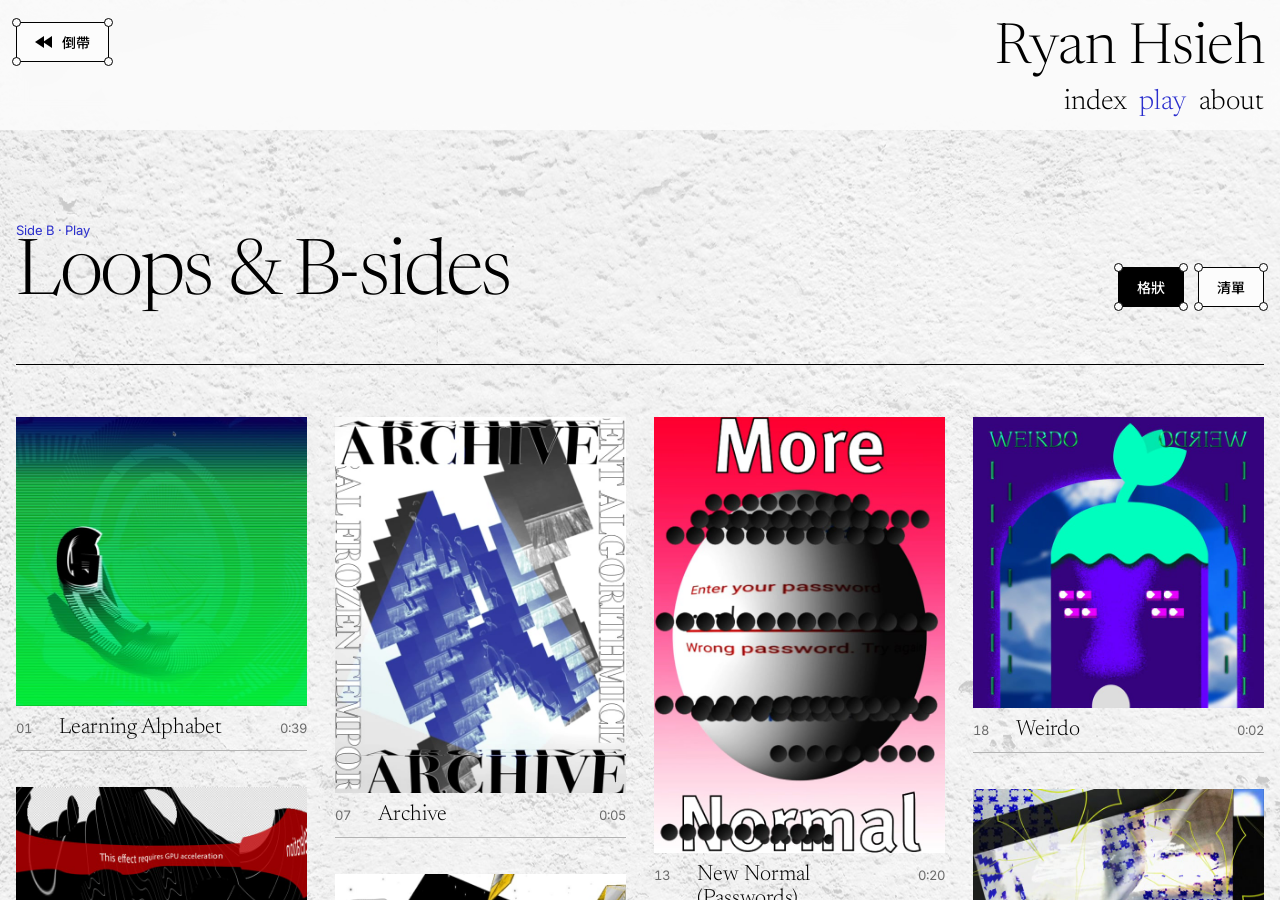
<file: play.html>
<!doctype html>
<html lang="zh-Hant">
<head>
<meta charset="utf-8">
<script>try{var P=null;try{P=parent!==window&&parent.RH_SHELL}catch(e){}if(!P&&!sessionStorage.getItem("rh-noshell")&&!/[?&]solo\b/.test(location.search)){location.replace("index.html#/play.html"+location.hash)}}catch(e){}try{var t=JSON.parse(sessionStorage.getItem("rh-tx")||"null");if(t&&Date.now()-t.t<5e3&&!matchMedia("(prefers-reduced-motion: reduce)").matches){var R=document.documentElement;R.classList.add("tx-hold");R.style.setProperty("--txc",t.c);R.style.background=t.c;setTimeout(function(){R.classList.remove("tx-hold");R.style.background=""},2500)}}catch(e){}</script>
<style>@view-transition{navigation:auto}::view-transition-new(root),::view-transition-old(root){animation:none}html.tx-vt::view-transition-old(root){animation:txo .24s ease-in both}html.tx-vt::view-transition-new(root){animation:txi .42s cubic-bezier(.2,.7,.2,1) .04s both}@keyframes txo{to{opacity:0;transform:translateY(-10px)}}@keyframes txi{from{opacity:0;transform:translateY(14px)}}html.tx-hold::after{content:"";position:fixed;inset:0;z-index:9998;background:var(--txc)}</style>
<meta name="viewport" content="width=device-width,initial-scale=1,viewport-fit=cover">
<title>Play — Ryan Hsieh</title>

<meta name="description" content="Ryan Hsieh 的動態實驗：短片、迴圈動畫與海報。">
<link rel="canonical" href="https://ryanhsieh.xyz/play.html">
<meta property="og:type" content="website">
<meta property="og:site_name" content="Ryan Hsieh">
<meta property="og:title" content="Play — Ryan Hsieh">
<meta property="og:description" content="Ryan Hsieh 的動態實驗：短片、迴圈動畫與海報。">
<meta property="og:url" content="https://ryanhsieh.xyz/play.html">
<meta property="og:image" content="https://ryanhsieh.xyz/assets/og.jpg">
<meta property="og:image:width" content="1200">
<meta property="og:image:height" content="630">
<meta property="og:locale" content="zh_TW">
<meta name="twitter:card" content="summary_large_image">
<link rel="icon" type="image/png" href="favicon.png">
<link rel="apple-touch-icon" href="apple-touch-icon.png">
<meta name="theme-color" content="#fcfcfc">

<link rel="preconnect" href="https://fonts.googleapis.com">
<link rel="stylesheet" href="https://fonts.googleapis.com/css2?family=Newsreader:ital,opsz,wght@0,6..72,300;0,6..72,400;1,6..72,300&family=Inter:wght@300..900&family=Noto+Sans+TC:wght@400;500;700&family=Noto+Serif+TC:wght@300;400&display=swap">
<link rel="stylesheet" href="assets/site.css">
<style>.hero{display:grid;grid-template-columns:minmax(0,7fr) minmax(0,5fr);gap:clamp(24px,4vw,64px);align-items:end;padding:clamp(48px,7vw,96px) 0 clamp(32px,4vw,56px);border-bottom:1px solid var(--ink)}.hero p{margin:0;max-width:28em}.views{display:flex;gap:14px}.hero-ctl{justify-self:end;padding-bottom:.4em}@media (max-width:760px){.hero-ctl{justify-self:start;padding-bottom:0}}.btn[aria-pressed="true"]{background:var(--ink);color:var(--ground)}.grid{list-style:none;margin:0;padding:clamp(32px,4vw,56px) 0;columns:4 260px;column-gap:28px}.grid li{break-inside:avoid;margin:0 0 36px}.single{all:unset;box-sizing:border-box;display:block;width:100%;cursor:pointer}.single .poster{position:relative;display:block;background:var(--blue-tint);overflow:hidden}.single img{display:block;width:100%;height:auto;transition:transform .6s cubic-bezier(.2,.7,.2,1)}.single .poster::after{content:"";position:absolute;left:14px;bottom:14px;width:0;height:0;border-left:16px solid var(--ground);border-top:10px solid transparent;border-bottom:10px solid transparent;opacity:0;transition:opacity .3s ease;filter:drop-shadow(0 1px 3px rgba(0,0,0,.4))}.single:focus-visible img,.single:hover img{transform:scale(1.03)}.single:focus-visible .poster::after,.single:hover .poster::after{opacity:1}.single:focus-visible{outline:2px solid var(--blue);outline-offset:4px}.meta{display:grid;grid-template-columns:2.2em minmax(0,1fr) auto;gap:10px;align-items:baseline;padding:10px 0 0;border-bottom:1px solid var(--line);padding-bottom:10px}.meta .d,.meta .n{font-size:13px;color:var(--mute);font-variant-numeric:tabular-nums}.meta .t{font-family:var(--f-display);font-weight:300;font-size:22px;line-height:1.1}.single:hover .t{color:var(--blue)}.list .grid{columns:auto}.list .grid li{margin:0;border-bottom:1px solid var(--line)}.list .single{display:grid;grid-template-columns:64px minmax(0,1fr);gap:20px;align-items:center;padding:10px 8px}.list .single:hover{background:rgba(42,46,205,.05)}.list .single .poster{width:64px;height:64px}.list .single img{width:64px;height:64px;object-fit:cover}.list .single .poster::after{display:none}.list .meta{border:0;padding:0;grid-template-columns:2.4em minmax(0,1fr) 5em 4em}.list .meta .y{display:block}.meta .y{display:none;font-size:13px;color:var(--mute)}.loops{list-style:none;margin:0;padding:0;display:grid;grid-template-columns:repeat(auto-fill,minmax(220px,1fr));gap:28px}.loops figure{margin:0}.loops img,.loops video{display:block;width:100%;height:auto;background:var(--blue-tint)}.loops figcaption{font-size:13px;color:var(--mute);padding-top:8px}dialog{border:0;padding:0;background:transparent;max-width:none;max-height:none;width:100vw;height:100vh;height:100dvh}dialog::backdrop{background:rgba(252,252,252,.94)}.player{position:relative;width:100%;height:100%;display:grid;grid-template-rows:auto 1fr auto;padding:22px var(--gut) calc(22px + env(safe-area-inset-bottom,0px))}.player header{display:flex;justify-content:space-between;align-items:center;gap:16px}.player .ttl{font-family:var(--f-display);font-weight:300;font-size:clamp(24px,3vw,40px);line-height:1}.stage{display:grid;place-items:center;min-height:0;padding:24px 0}.frame{position:relative;max-width:100%;max-height:100%;background:#000}.frame iframe{position:absolute;inset:0;width:100%;height:100%;border:0}.player footer{display:flex;justify-content:space-between;align-items:center;gap:16px;flex-wrap:wrap}@media (max-width:760px){.hero{grid-template-columns:1fr}.grid{columns:2 150px;column-gap:16px}.meta .t{font-size:18px}.list .meta{grid-template-columns:2em minmax(0,1fr) 3.4em}.list .meta .y{display:none}}@media (prefers-reduced-motion: reduce){.single img{transition:none}}</style>
</head>
<body>
<header class="wrap top">
  <a class="btn back" href="index.html" aria-label="倒帶回唱片"><i></i><i></i><i></i><i></i><span class="rw" aria-hidden="true"><s></s><s></s></span>倒帶</a>
  <div class="mast"><a class="name" href="index.html">Ryan Hsieh</a>
    <nav><a href="index.html">index</a><a href="play.html" aria-current="page">play</a><a href="about.html">about</a></nav></div>
</header>

<main class="wrap" id="main">
  <section class="hero">
    <div><p class="kicker">Side B · Play</p><h1>Loops &amp; B-sides</h1></div>
    <div class="hero-ctl">
      <div class="views" role="group" aria-label="顯示方式">
        <button type="button" class="btn" id="vGrid" aria-pressed="true"><i></i><i></i><i></i><i></i>格狀</button>
        <button type="button" class="btn" id="vList" aria-pressed="false"><i></i><i></i><i></i><i></i>清單</button>
      </div>
    </div>
  </section>

  <ol class="grid" id="grid"></ol>

  <section class="sec">
    <h2 class="label">Loops</h2>
    <div>
      <ul class="loops" id="loops"></ul>
    </div>
  </section>
  <div style="height:56px"></div>
</main>

<dialog id="dlg" aria-label="播放影片">
  <div class="player">
    <header><span class="ttl" id="pTitle"></span>
      <button type="button" class="btn" id="pClose"><i></i><i></i><i></i><i></i>關閉</button></header>
    <div class="stage"><div class="frame" id="pFrame"></div></div>
    <footer>
      <span style="display:flex;gap:16px">
        <button type="button" class="btn" id="pPrev"><i></i><i></i><i></i><i></i>上一首</button>
        <button type="button" class="btn" id="pNext"><i></i><i></i><i></i><i></i>下一首</button></span>
      <a class="note" id="pLink" href="#" target="_blank" rel="noopener">在 Vimeo 開啟 ↗</a>
    </footer>
  </div>
</dialog>

<script>const V=[{id:"333475293",title:"Learning Alphabet",duration:39,w:640,h:636,date:"2019-04-30"},{id:"372214942",title:"GPU Acceleration",duration:10,w:640,h:320,date:"2019-11-10"},{id:"380949154",title:"Morning Call With X",duration:4,w:640,h:640,date:"2019-12-21"},{id:"380949449",title:"eyyyyes",duration:12,w:640,h:640,date:"2019-12-21"},{id:"380949776",title:"looop",duration:3,w:640,h:360,date:"2019-12-21"},{id:"380949834",title:"Breathin",duration:15,w:640,h:960,date:"2019-12-21"},{id:"380950237",title:"Archive",duration:5,w:640,h:828,date:"2019-12-21"},{id:"380950281",title:"Flow",duration:8,w:640,h:828,date:"2019-12-21"},{id:"380951510",title:"Orientation Schedule",duration:31,w:640,h:960,date:"2019-12-21"},{id:"380951575",title:"Club",duration:9,w:640,h:640,date:"2019-12-21"},{id:"380952623",title:"Drown",duration:5,w:640,h:828,date:"2019-12-21"},{id:"383452874",title:"Domino",duration:7,w:640,h:360,date:"2020-01-08"},{id:"383453398",title:"New Normal (Passwords)",duration:20,w:640,h:960,date:"2020-01-08"},{id:"383453493",title:"New Normal (Color)",duration:20,w:640,h:960,date:"2020-01-08"},{id:"383453533",title:"New Normal (Human)",duration:10,w:640,h:960,date:"2020-01-08"},{id:"383454179",title:"Warp",duration:3,w:640,h:828,date:"2020-01-08"},{id:"439544805",title:"Quarantine",duration:6,w:640,h:640,date:"2020-07-18"},{id:"451074605",title:"Weirdo",duration:2,w:640,h:640,date:"2020-08-24"},{id:"451075255",title:"Fever",duration:14,w:640,h:640,date:"2020-08-24"},{id:"451075462",title:"See Get",duration:5,w:640,h:640,date:"2020-08-24"},{id:"470968088",title:"大風 Big Wind",duration:7,w:640,h:640,date:"2020-10-22"},{id:"470968522",title:"雪鑽石 White Diamond",duration:3,w:640,h:640,date:"2020-10-22"},{id:"470968686",title:"Symbiosis",duration:5,w:640,h:640,date:"2020-10-22"}];const LOOPS=[["R","R"],["Ryan_Week_05_HW","Ryan_Week_05_HW"],["To-break-2","To-break-2"],["To-stop","To-stop"],["archive","archive"],["couch-club","couch-club"],["domino","domino"]];const STILLS=[["Comp-2-0-00-07-07","Comp-2-0-00-07-07"],["poster_mergezone","poster_mergezone"],["poster_onetime","poster_onetime"]];const $=id=>document.getElementById(id),pad=n=>String(n).padStart(2,"0"),mmss=s=>`${Math.floor(s/60)}:${pad(s%60)}`;const esc=s=>String(s).replace(/[&<>"']/g,c=>({"&":"&amp;","<":"&lt;",">":"&gt;",'"':"&quot;","'":"&#39;"}[c]));const reduce=matchMedia("(prefers-reduced-motion: reduce)").matches;$("grid").innerHTML=V.map((v,i)=>`<li><button type="button" class="single" data-i="${i}" aria-label="播放 ${esc(v.title)}">\n  <span class="poster"><img src="assets/play/${v.id}.jpg" alt="" width="${v.w}" height="${v.h}" loading="lazy"></span>\n  <span class="meta"><span class="n">${pad(i+1)}</span><span class="t">${esc(v.title)}</span><span class="y">${v.date.slice(0,4)}</span><span class="d">${mmss(v.duration)}</span></span></button></li>`).join("");$("loops").innerHTML=LOOPS.map(([f,c])=>`<li><figure><video src="assets/play/loops/${f}.mp4" poster="assets/play/loops/${f}.jpg" muted loop playsinline ${reduce?"":"autoplay"} preload="none" aria-label="${esc(c)}"></video></figure></li>`).join("")+STILLS.map(([f,c])=>`<li><figure><img src="assets/play/loops/${f}.jpg" alt="${esc(c)}" loading="lazy"></figure></li>`).join("");const io=new IntersectionObserver(es=>es.forEach(e=>{const v=e.target;if(e.isIntersecting&&!reduce){v.preload="auto";v.play().catch(()=>{})}else v.pause()}),{rootMargin:"200px"});document.querySelectorAll(".loops video").forEach(v=>io.observe(v));function setView(list){document.body.classList.toggle("list",list);$("vGrid").setAttribute("aria-pressed",!list);$("vList").setAttribute("aria-pressed",list);try{localStorage.setItem("rh-play-view",list?"list":"grid")}catch(e){}}$("vGrid").onclick=()=>setView(false);$("vList").onclick=()=>setView(true);try{if(localStorage.getItem("rh-play-view")==="list")setView(true)}catch(e){}let cur=0;const dlg=$("dlg");function fit(){const v=V[cur],st=dlg.querySelector(".stage"),W=st.clientWidth,H=st.clientHeight-48,r=v.w/v.h;let w=Math.min(W,H*r),h=w/r;Object.assign($("pFrame").style,{width:w+"px",height:h+"px"})}function open(i){cur=(i+V.length)%V.length;const v=V[cur];$("pTitle").textContent=`${pad(cur+1)}  ${v.title}`;$("pLink").href=`https://vimeo.com/${v.id}`;$("pFrame").innerHTML=`<iframe src="https://player.vimeo.com/video/${v.id}?autoplay=1&loop=1&title=0&byline=0&portrait=0&dnt=1" allow="autoplay; fullscreen; picture-in-picture" title="${esc(v.title)}"></iframe>`;if(!dlg.open)dlg.showModal();fit()}function close(){$("pFrame").innerHTML="";dlg.close()}addEventListener("securitypolicyviolation",e=>{if(!/vimeo/.test(e.blockedURI||"")||!dlg.open)return;$("pFrame").innerHTML=`<a href="https://vimeo.com/${V[cur].id}" target="_blank" rel="noopener" style="position:absolute;inset:0;display:flex;align-items:center;justify-content:center;background:var(--blue-tint);color:var(--blue);font-size:15px;text-align:center;padding:24px">這個預覽環境擋住了 Vimeo 播放器，按這裡到 Vimeo 觀看 ↗</a>`});$("grid").addEventListener("click",e=>{const b=e.target.closest(".single");if(b)open(+b.dataset.i)});$("pClose").onclick=close;$("pPrev").onclick=()=>open(cur-1);$("pNext").onclick=()=>open(cur+1);dlg.addEventListener("cancel",e=>{e.preventDefault();close()});dlg.addEventListener("keydown",e=>{if(e.key==="ArrowRight")open(cur+1);if(e.key==="ArrowLeft")open(cur-1)});addEventListener("resize",()=>{if(dlg.open)fit()})</script>
<script src="assets/transition.js"></script>
</body>
</html>
</file>
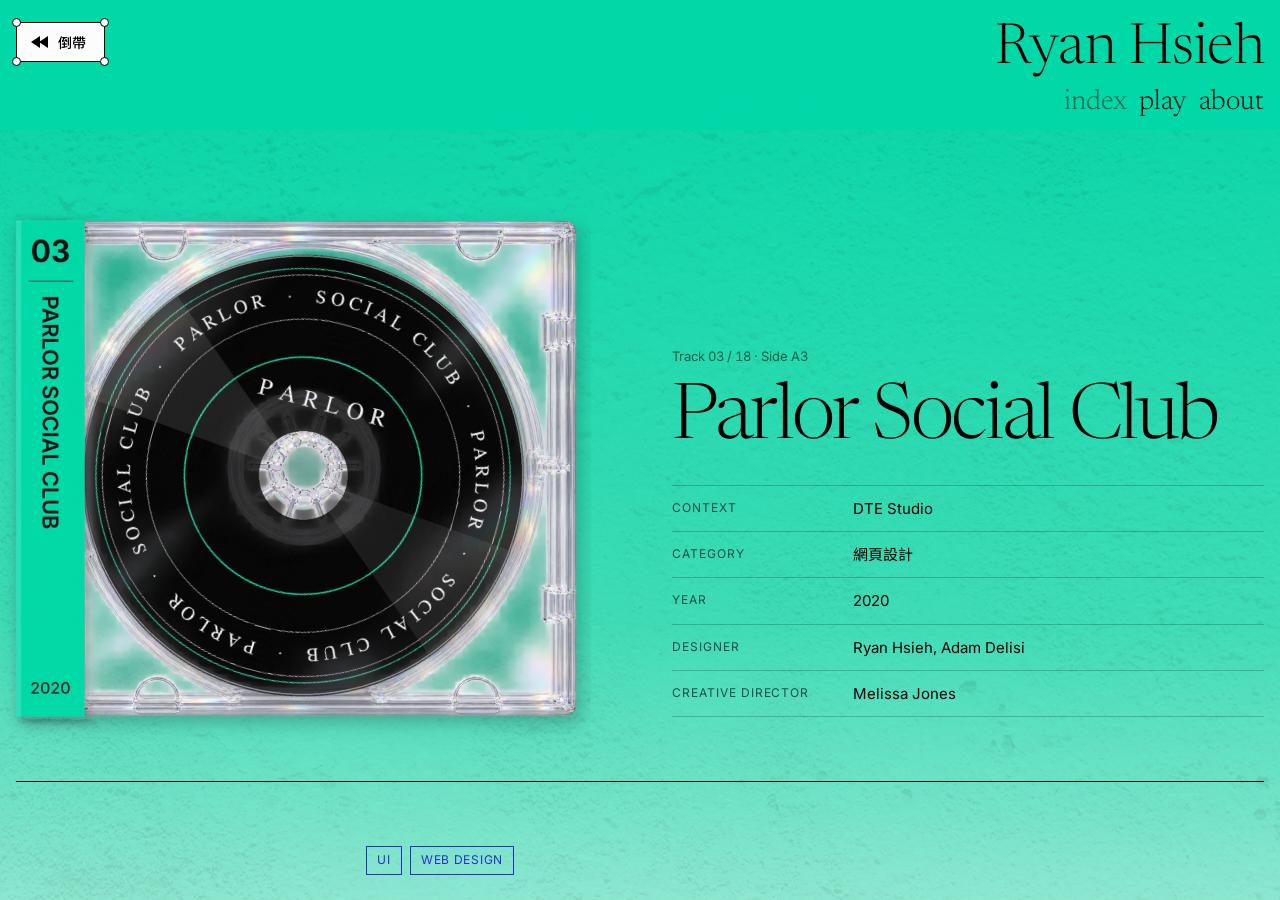
<file: work.html>
<!doctype html>
<html lang="zh-Hant">
<head>
<meta charset="utf-8">
<script>try{var P=null;try{P=parent!==window&&parent.RH_SHELL}catch(e){}if(!P&&!sessionStorage.getItem("rh-noshell")&&!/[?&]solo\b/.test(location.search)){location.replace("index.html#/work.html"+location.hash)}}catch(e){}try{var t=JSON.parse(sessionStorage.getItem("rh-tx")||"null");if(t&&Date.now()-t.t<5e3&&!matchMedia("(prefers-reduced-motion: reduce)").matches){var R=document.documentElement;R.classList.add("tx-hold");R.style.setProperty("--txc",t.c);R.style.background=t.c;setTimeout(function(){R.classList.remove("tx-hold");R.style.background=""},2500)}}catch(e){}</script>
<style>@view-transition{navigation:auto}::view-transition-new(root),::view-transition-old(root){animation:none}html.tx-vt::view-transition-old(root){animation:txo .24s ease-in both}html.tx-vt::view-transition-new(root){animation:txi .42s cubic-bezier(.2,.7,.2,1) .04s both}@keyframes txo{to{opacity:0;transform:translateY(-10px)}}@keyframes txi{from{opacity:0;transform:translateY(14px)}}html.tx-hold::after{content:"";position:fixed;inset:0;z-index:9998;background:var(--txc)}</style>
<meta name="viewport" content="width=device-width,initial-scale=1,viewport-fit=cover">
<title>Work — Ryan Hsieh</title>

<meta name="description" content="Ryan Hsieh 作品：KlassiC. Eyewear、DTE Studio 客戶案，以及 Pratt Institute 時期與個人創作。">
<link rel="canonical" href="https://ryanhsieh.xyz/work.html">
<meta property="og:type" content="website">
<meta property="og:site_name" content="Ryan Hsieh">
<meta property="og:title" content="Work — Ryan Hsieh">
<meta property="og:description" content="Ryan Hsieh 作品：KlassiC. Eyewear、DTE Studio 客戶案，以及 Pratt Institute 時期與個人創作。">
<meta property="og:url" content="https://ryanhsieh.xyz/work.html">
<meta property="og:image" content="https://ryanhsieh.xyz/assets/og.jpg">
<meta property="og:image:width" content="1200">
<meta property="og:image:height" content="630">
<meta property="og:locale" content="zh_TW">
<meta name="twitter:card" content="summary_large_image">
<link rel="icon" type="image/png" href="favicon.png">
<link rel="apple-touch-icon" href="apple-touch-icon.png">
<meta name="theme-color" content="#fcfcfc">

<link rel="preconnect" href="https://fonts.googleapis.com">
<link rel="stylesheet" href="https://fonts.googleapis.com/css2?family=Newsreader:ital,opsz,wght@0,6..72,300;0,6..72,400;1,6..72,300&family=Inter:wght@300..900&family=Noto+Sans+TC:wght@400;500;700&family=Noto+Serif+TC:wght@300;400&display=swap">
<style>:root{--ground:#fcfcfc;--ink:#000;--blue:#2a2ecd;--blue-tint:#e1e7f5;--line:#b2b2b2;--mute:#6b6b6b;--vinyl:#0d0d0f;--f-display:"Newsreader","Noto Serif TC","Times New Roman",Times,serif;--f-ui:"Inter","Noto Sans TC","PingFang TC","Microsoft JhengHei",sans-serif;--gut:max(16px,env(safe-area-inset-left,0px));color-scheme:light}*{box-sizing:border-box}html{background:var(--ground);scroll-padding-top:calc(var(--hdr,0px) + 16px)}body{margin:0;background:var(--ground);color:var(--ink);font-family:var(--f-ui);font-size:15px;line-height:1.55;overflow-x:hidden}body::before{content:"";position:fixed;inset:0;background:url("assets/wall-texture.jpg") center/cover no-repeat;opacity:.2;mix-blend-mode:multiply;pointer-events:none;z-index:0}footer,header,main{position:relative;z-index:1}a{color:inherit}.wrap{padding:0 var(--gut);max-width:1440px;margin:0 auto}header.wrap{max-width:none}.top{display:flex;justify-content:space-between;align-items:flex-start;padding-top:22px;padding-bottom:14px;position:sticky;top:0;z-index:50;background:color-mix(in srgb,var(--ground) 86%,transparent);-webkit-backdrop-filter:blur(12px);backdrop-filter:blur(12px);transition:padding .35s ease,box-shadow .35s ease}html.scrolled .top{padding-top:12px;padding-bottom:10px;box-shadow:0 1px 0 var(--line)}.mast .name,.mast nav{transition:font-size .35s ease,margin .35s ease}html.scrolled .mast .name{font-size:clamp(24px,2.4vw,34px)}html.scrolled .mast nav{font-size:clamp(16px,1.5vw,22px);margin-top:4px}.back{display:inline-flex;align-items:center;gap:10px}.btn{position:relative;display:inline-flex;align-items:center;gap:10px;font:500 14px var(--f-ui);color:var(--ink);background:var(--ground);border:1px solid var(--ink);padding:9px 18px 9px 14px;cursor:pointer;transition:background .3s ease,color .3s ease}.btn i{position:absolute;width:9px;height:9px;border-radius:50%;border:1px solid var(--ink);background:var(--ground);transition:background .3s ease}.btn i:nth-child(1){left:-5px;top:-5px}.btn i:nth-child(2){right:-5px;top:-5px}.btn i:nth-child(3){left:-5px;bottom:-5px}.btn i:nth-child(4){right:-5px;bottom:-5px}.btn:focus-visible,.btn:hover{background:var(--blue);color:var(--ground)}.rw{display:inline-flex}.rw s{display:block;width:0;height:0;border-right:9px solid currentColor;border-top:6px solid transparent;border-bottom:6px solid transparent}.rw s+s{margin-left:-1px}.btn:hover .rw s{animation:nudge .5s ease-in-out infinite}.btn:hover .rw s+s{animation-delay:.08s}@keyframes nudge{50%{transform:translateX(-3px)}}.rewinding .sleeve .disc{transform:translateX(0)!important;transition:transform .55s cubic-bezier(.6,0,.8,.4)}.rewinding .sleeve .disc b{animation:spinback .25s linear infinite}.rewinding main{transition:opacity .55s ease,transform .55s cubic-bezier(.6,0,.8,.4);opacity:0;transform:translateY(40px)}@keyframes spinback{to{transform:rotate(-360deg)}}.mast{text-align:right}.mast .name{display:block;font-family:var(--f-display);font-weight:300;font-size:clamp(34px,4.4vw,64px);line-height:1;letter-spacing:-.01em;text-decoration:none}.mast nav{display:flex;justify-content:flex-end;gap:.45em;margin-top:10px;font-family:var(--f-display);font-weight:300;font-size:clamp(20px,2.2vw,32px);line-height:1}.mast nav a{text-decoration:none;transition:opacity .3s ease}.mast a:focus-visible,.mast nav a:hover{opacity:.5}.mast nav a[aria-current]{color:var(--blue)}@media (max-width:760px){.top{flex-wrap:wrap;gap:18px}.mast{order:-1;display:flex;justify-content:space-between;align-items:baseline;width:100%;text-align:left}.mast nav{margin-top:0}}.hero{display:grid;grid-template-columns:minmax(0,6fr) minmax(0,6fr);gap:clamp(32px,5vw,80px);align-items:end;padding:clamp(40px,7vw,96px) 0 clamp(40px,5vw,72px);border-bottom:1px solid var(--ink)}.sleeve{position:relative;width:min(calc(100% / 1.4),520px);aspect-ratio:1}.sleeve .disc{position:absolute;top:3%;left:3%;width:94%;height:94%;transform:translateX(0);transition:transform 1.1s cubic-bezier(.2,.7,.2,1) .15s}.ready .sleeve .disc{transform:translateX(38%)}.sleeve .disc b{position:absolute;inset:0;border-radius:50%;background:radial-gradient(circle,transparent 0 31%,var(--vinyl) 31.5%),repeating-radial-gradient(circle,#0d0d0f 0 1.4px,#222226 1.4px 2.6px);box-shadow:0 6px 20px rgba(0,0,0,.18);animation:spin 6s linear infinite}.sleeve .disc b::before{content:"";position:absolute;inset:31%;border-radius:50%;background:var(--img) center/cover,var(--blue)}.sleeve .disc b::after{content:"";position:absolute;inset:48.5%;border-radius:50%;background:var(--ground)}.sleeve .disc i{position:absolute;inset:0;border-radius:50%;pointer-events:none;background:conic-gradient(from 60deg,transparent 0 6%,rgba(255,255,255,.08) 10%,transparent 16% 50%,rgba(255,255,255,.05) 57%,transparent 63%)}.sleeve img{position:relative;z-index:1;display:block;width:100%;height:100%;object-fit:cover;background:var(--blue-tint);box-shadow:0 1px 0 rgba(0,0,0,.08),6px 10px 28px rgba(0,0,0,.16)}.sleeve::after{content:"";position:absolute;z-index:2;inset:0;pointer-events:none;background:linear-gradient(115deg,rgba(255,255,255,.16),transparent 35% 70%,rgba(0,0,0,.07)),linear-gradient(90deg,rgba(0,0,0,.1),transparent 3%)}@keyframes spin{to{transform:rotate(360deg)}}.cd .sleeve{width:min(100%,560px);aspect-ratio:951/844}.cd .sleeve .disc{display:none}.cd .sleeve img{position:absolute;left:-2.524%;top:-7.346%;width:105.152%;height:118.483%;max-width:none;object-fit:fill;background:none;box-shadow:none}.cd .sleeve::after{display:none}.cd .sleeve.cx{perspective:1400px;touch-action:pan-y;cursor:grab;outline:none;-webkit-tap-highlight-color:transparent}.cd .sleeve.cx.grab{cursor:grabbing}.cd .sleeve.cx .cx-in{position:absolute;inset:0;transform-style:preserve-3d;transform:rotateX(var(--rx,0deg)) rotateY(var(--ry,0deg));transition:transform .5s cubic-bezier(.2,.7,.2,1)}.cd .sleeve.cx.live .cx-in{transition:transform .12s linear}.cd .sleeve.cx img{user-select:none;-webkit-user-drag:none;pointer-events:none}.cd .sleeve.cx .cx-d{transform-origin:51.116% 49.522%;will-change:transform}.cd .sleeve.cx:focus-visible{outline:2px solid var(--blue);outline-offset:6px}.kicker{font-size:13px;color:var(--blue);font-variant-numeric:tabular-nums;margin:0 0 18px}h1{font-family:var(--f-display);font-weight:300;font-size:clamp(44px,6vw,96px);line-height:.95;letter-spacing:-.03em;margin:0 0 28px;text-wrap:balance}.credits{margin:0;border-top:1px solid var(--line)}.credits div{display:grid;grid-template-columns:11em minmax(0,1fr);gap:16px;padding:11px 0;border-bottom:1px solid var(--line)}.credits dt{font-size:12px;letter-spacing:.08em;text-transform:uppercase;color:var(--mute);padding-top:2px}.credits dd{margin:0}.todo{color:var(--mute)}.sec{display:grid;grid-template-columns:minmax(0,3fr) minmax(0,9fr);gap:clamp(24px,4vw,64px);padding:clamp(36px,5vw,64px) 0;border-bottom:1px solid var(--line)}.sec h2{font-size:12px;font-weight:500;letter-spacing:.08em;text-transform:uppercase;color:var(--mute);margin:4px 0 0}.notes{font-family:var(--f-display);font-weight:300;font-size:clamp(22px,2.2vw,30px);line-height:1.35;letter-spacing:-.01em;max-width:30em;margin:0}.tl{list-style:none;margin:0;padding:0;border-top:1px solid var(--line)}.tl li{border-bottom:1px solid var(--line)}.tl a{display:grid;grid-template-columns:2.4em 1.4em minmax(0,1fr) auto;gap:16px;align-items:center;padding:16px 8px;text-decoration:none;transition:background .3s ease}.tl a:focus-visible,.tl a:hover{background:rgba(42,46,205,.05)}.tl .n{font-size:14px;color:var(--mute);font-variant-numeric:tabular-nums}.tl .p{width:0;height:0;border-left:9px solid var(--ink);border-top:5.5px solid transparent;border-bottom:5.5px solid transparent}.tl .t{font-family:var(--f-display);font-weight:300;font-size:24px;line-height:1.1}.tl .u{font-size:13px;color:var(--mute)}.tl a:hover .p,.tl a:hover .t{color:var(--blue);border-left-color:var(--blue)}.gal{display:flex;flex-direction:column;gap:clamp(40px,6vw,96px);padding:clamp(40px,6vw,96px) 0;border-bottom:1px solid var(--line)}.gal figure{margin:0;display:grid;grid-template-columns:minmax(0,3fr) minmax(0,9fr);gap:clamp(24px,4vw,64px)}.gal figcaption{font-size:13px;color:var(--mute);font-variant-numeric:tabular-nums;align-self:start;position:sticky;top:calc(var(--hdr,0px) + 24px)}.gal img{display:block;width:100%;height:auto;background:var(--blue-tint);box-shadow:0 1px 0 rgba(0,0,0,.06)}.empty{border:1px dashed var(--line);padding:40px 24px;color:var(--mute);font-size:14px}.book{display:grid;grid-template-columns:minmax(0,3fr) minmax(0,9fr);gap:clamp(24px,4vw,64px);padding:clamp(36px,5vw,64px) 0;border-bottom:1px solid var(--line)}.book aside{align-self:start;position:sticky;top:calc(var(--hdr,0px) + 24px)}.book aside h2{font-size:12px;font-weight:500;letter-spacing:.08em;text-transform:uppercase;color:var(--mute);margin:4px 0 8px}.book aside p{font-size:13px;color:var(--mute);margin:0;font-variant-numeric:tabular-nums}.flow{display:flex;flex-direction:column;gap:clamp(20px,2.4vw,36px);min-width:0}.flow .tags{display:flex;flex-wrap:wrap;gap:8px;margin:0;padding:0;list-style:none}.flow .tags li:has(a){padding:0}.tags a{display:block;padding:4px 10px;color:inherit;text-decoration:none;transition:background .2s,color .2s}.tags a:focus-visible,.tags a:hover{background:var(--blue);color:var(--ground)}html:is([data-w="KlassiC"],[data-w="Good-Toy"],[data-w="Masthead-Magazine"],[data-w="Polychronic-and-Time-Ideology"]) .hero + .book .tags a:hover{background:#fff;color:#111}.tags li.plain{opacity:.75;border-style:dashed}.tagv{grid-template-columns:1fr;min-height:0;padding-top:clamp(40px,8vw,120px)}.tagv h1{font-size:clamp(48px,8vw,120px)}.tagl a{grid-template-columns:2.4em 64px minmax(0,1fr) auto}.tagl img{width:64px;height:64px;object-fit:contain;display:block}.tagl .t{font-size:clamp(20px,2vw,28px)}.tagl .t-en::before{content:" "}.tagc{display:flex;flex-wrap:wrap;gap:8px;margin:0;padding:0;list-style:none}.tagc li{font-size:12px;letter-spacing:.06em;text-transform:uppercase;color:var(--blue);border:1px solid currentColor}.tagc small{margin-left:.6em;font-size:11px;opacity:.7;font-variant-numeric:tabular-nums}.tagc li.on{background:var(--blue)}.tagc li.on a{color:var(--ground)}@media (max-width:760px){.tagl a{grid-template-columns:2em 48px minmax(0,1fr)}.tagl img{width:48px;height:48px}.tagl .u{display:none}}.flow .tags li{font-size:12px;letter-spacing:.06em;text-transform:uppercase;color:var(--blue);border:1px solid currentColor;padding:4px 10px}.flow .txt{font-family:var(--f-ui);font-size:clamp(16px,1.25vw,18px);line-height:1.8;max-width:36em;margin:0;white-space:pre-line}.flow .txt.first{font-family:var(--f-display);font-weight:300;font-size:clamp(21px,2vw,28px);line-height:1.45;letter-spacing:-.005em;max-width:26em}.flow figure{margin:0;position:relative}.flow figure img,.flow figure video{display:block;width:100%;height:auto;background:var(--blue-tint)}.flow figure.narrow img{width:auto;max-width:100%}.flow figcaption{font-size:12px;color:var(--mute);padding-top:8px;font-variant-numeric:tabular-nums}.flow .vm{position:relative;display:block;width:100%;aspect-ratio:16/9;padding:0;border:0;background:#000 center/cover no-repeat;cursor:pointer}.flow .vm::after{content:"";position:absolute;left:50%;top:50%;width:72px;height:72px;margin:-36px 0 0 -36px;border-radius:50%;background:rgba(252,252,252,.92) url("data:image/svg+xml,%3Csvg xmlns='http://www.w3.org/2000/svg' viewBox='0 0 24 24'%3E%3Cpath d='M9 6l10 6-10 6z' fill='%232a2ecd'/%3E%3C/svg%3E") center/34px no-repeat;transition:transform .3s ease}.flow .vm:focus-visible::after,.flow .vm:hover::after{transform:scale(1.08)}.flow iframe{display:block;width:100%;aspect-ratio:16/9;border:0;background:#000}.flow .vm-out{display:flex;align-items:center;justify-content:center;aspect-ratio:16/9;background:var(--blue-tint);color:var(--blue);font-size:15px;text-align:center;padding:24px}.car{--ch:clamp(260px,58vh,620px);margin-right:calc(-1*max(16px,env(safe-area-inset-right,0px)));min-width:0}.car-track{display:flex;gap:14px;overflow-x:auto;overscroll-behavior-x:contain;scroll-snap-type:x mandatory;scroll-padding-left:0;padding:0 max(16px,env(safe-area-inset-right,0px)) 2px 0;scrollbar-width:none;cursor:grab;outline-offset:4px}.car-track::-webkit-scrollbar{display:none}.car-track.drag{cursor:grabbing;scroll-snap-type:none;user-select:none}.car-track.drag img{pointer-events:none}.flow .car figure.slide{flex:0 0 auto;height:var(--ch);width:min(calc(var(--ch)*var(--r)),86vw);scroll-snap-align:start;background:var(--blue-tint);overflow:hidden;cursor:zoom-in;transition:opacity .4s ease}.flow .car .slide img,.flow .car .slide video{width:100%;height:100%;object-fit:cover;object-position:50% 0;-webkit-user-drag:none}.car-ctl{display:grid;grid-template-columns:auto minmax(0,1fr) auto;gap:20px;align-items:center;padding:18px max(16px,env(safe-area-inset-right,0px)) 0 0}.car-n{font-size:13px;color:var(--mute);font-variant-numeric:tabular-nums;white-space:nowrap}.car-n b{font-weight:500;color:var(--blue)}.car-bar{height:1px;background:var(--line);position:relative;overflow:hidden}.car-bar i{position:absolute;inset:0;background:var(--ink);transform-origin:0 50%;transform:scaleX(.04);transition:transform .2s linear}.car-btns{display:flex;gap:14px}.car-btns .btn{padding:7px 14px}.lb{border:0;padding:0;width:100vw;height:100vh;height:100dvh;max-width:none;max-height:none;background:transparent}.lb::backdrop{background:rgba(252,252,252,.96)}.lb[open]{display:grid;grid-template-rows:minmax(0,1fr) auto}.lb-stage{display:grid;place-items:center;min-height:0;padding:24px max(16px,env(safe-area-inset-left,0px)) 0}.lb-stage img,.lb-stage video{max-width:100%;max-height:calc(100vh - 110px);max-height:calc(100dvh - 110px);width:auto;height:auto;object-fit:contain;box-shadow:0 1px 0 rgba(0,0,0,.06)}.lb-bar{display:flex;justify-content:space-between;align-items:center;gap:16px;padding:18px max(16px,env(safe-area-inset-left,0px)) calc(18px + env(safe-area-inset-bottom,0px))}@media (max-width:760px){.car{--ch:clamp(220px,52vh,440px)}.car-ctl{gap:12px}.car-btns .btn{padding:6px 11px}}.hero h1 .t-en,.hero h1 .t-zh{display:block}.hero h1 .t-zh{line-height:1.1;margin-bottom:.06em}.flow .cut{border:0;border-top:1px solid var(--ink);margin:clamp(28px,4vw,56px) 0 0;width:100%}.flow .cut+.cut{display:none}.flow .part{font-family:var(--f-display);font-weight:300;font-size:clamp(30px,3.4vw,52px);line-height:1.05;letter-spacing:-.02em;margin:0}.flow .part.sub{font-size:clamp(24px,2.4vw,34px);margin-top:12px}.flow .part span{display:block;font-family:var(--f-ui);font-size:12px;font-weight:500;letter-spacing:.08em;text-transform:uppercase;color:var(--blue);margin-bottom:12px}.flow .txt.cite{font-size:14px;color:var(--mute);margin-top:-.6em}.flow .txt.cite a{color:var(--blue);text-decoration:none;border-bottom:1px solid currentColor}.flow .lnk{font-size:15px;color:var(--blue);text-decoration:none;align-self:flex-start;border-bottom:1px solid currentColor}.flow .lnk:hover{opacity:.6}.pn{display:grid;grid-template-columns:1fr 1fr;gap:16px;padding:40px 0 calc(56px + env(safe-area-inset-bottom,0px))}.pn a{display:grid;grid-template-columns:64px minmax(0,1fr);gap:16px;align-items:center;text-decoration:none;padding:12px 8px;transition:background .3s ease}.pn a:focus-visible,.pn a:hover{background:rgba(42,46,205,.05)}.pn a.next{grid-template-columns:minmax(0,1fr) 64px;text-align:right}.pn img{width:64px;height:64px;object-fit:cover;display:block;box-shadow:2px 3px 8px rgba(0,0,0,.14)}.pn small{display:block;font-size:12px;letter-spacing:.08em;text-transform:uppercase;color:var(--mute)}.pn span{font-family:var(--f-display);font-weight:300;font-size:24px;line-height:1.1}a:focus-visible{outline:2px solid var(--blue);outline-offset:2px}@media (max-width:760px){.hero{grid-template-columns:1fr;align-items:start}.sleeve{width:66%}.gal figure,.sec{grid-template-columns:1fr;gap:14px}.gal figcaption{position:static}.book{grid-template-columns:1fr;gap:14px}.book aside{position:static}.credits div{grid-template-columns:8.5em minmax(0,1fr)}.pn{grid-template-columns:1fr}.pn a.next{grid-template-columns:minmax(0,1fr) 64px}.tl .u{display:none}}@media (prefers-reduced-motion: reduce){.sleeve .disc b{animation:none}.sleeve .disc{transition:none}}html.ps{--ground:#0c0c0e;--ink:#f3f3f1;--line:#38383d;--mute:#9b9ba2;--blue:#9497ff;--blue-tint:#1b1b22;color-scheme:dark}html.ps body::before{display:none}.psf{position:relative;height:100vh;height:100svh;margin:0 calc(-1*var(--gut));overflow:hidden;background:#0c0c0e;cursor:crosshair;touch-action:pan-y;user-select:none}.psf .field{position:absolute;left:0;top:0;width:calc(3200*var(--k));height:calc(2100*var(--k));will-change:transform}.psf figure{position:absolute;margin:0;transform:translate(-50%,-50%) rotate(var(--rot));width:calc(var(--w)*var(--k));opacity:.42;filter:saturate(.6);transition:opacity .5s ease,filter .5s ease;box-shadow:0 10px 40px rgba(0,0,0,.5);cursor:zoom-in}.psf figure img{display:block;width:100%;height:auto;-webkit-user-drag:none;pointer-events:none}.psf figure.hit{opacity:1;filter:none;z-index:5}.psf .vf{position:absolute;left:50%;top:50%;width:min(26vh,44vw);aspect-ratio:3/4;transform:translate(-50%,-50%);border:1.5px solid rgba(255,255,255,.92);pointer-events:none;z-index:20}.psf .vf::after{content:"";position:absolute;left:50%;top:50%;width:44%;aspect-ratio:1;transform:translate(-50%,-50%);border:4px solid rgba(255,255,255,.6);border-radius:50%}.psf .hud{position:absolute;right:var(--gut);bottom:calc(58px + env(safe-area-inset-bottom,0px));display:flex;flex-direction:column;align-items:flex-end;gap:10px;z-index:21;pointer-events:none;font-size:13px;color:#d9d9de;font-variant-numeric:tabular-nums;letter-spacing:.04em;text-shadow:0 1px 12px rgba(0,0,0,.6)}.psf .hud b{font-weight:500;color:#fff}.psf .hud .rec::before{content:"";display:inline-block;width:8px;height:8px;border-radius:50%;background:#ff3b30;margin-right:8px;vertical-align:1px;animation:rec 1.6s steps(2) infinite}@keyframes rec{50%{opacity:0}}.psf .stamp{font-family:var(--f-display);font-weight:300;font-size:clamp(28px,4vw,56px);line-height:1;color:#fff;letter-spacing:-.01em;text-align:right}.psf .cap{text-shadow:0 2px 24px rgba(0,0,0,.5);position:absolute;left:var(--gut);bottom:calc(28px + env(safe-area-inset-bottom,0px));z-index:21;pointer-events:none;color:#fff}.psf .cap .kicker{margin:0 0 10px}.psf .cap h1{font-size:clamp(56px,9vw,150px)}.psf .hint{margin:0;position:absolute;right:var(--gut);bottom:calc(28px + env(safe-area-inset-bottom,0px));text-shadow:0 1px 12px rgba(0,0,0,.6);z-index:21;pointer-events:none;font-size:13px;color:#b9b9c0}.ps .pscred{padding:clamp(36px,5vw,64px) 0;border-bottom:1px solid var(--line);display:grid;grid-template-columns:minmax(0,3fr) minmax(0,9fr);gap:clamp(24px,4vw,64px)}html.ps .top{position:fixed;left:0;right:0;top:0;z-index:30;max-width:none;text-shadow:0 1px 14px rgba(0,0,0,.55);background:none;-webkit-backdrop-filter:none;backdrop-filter:none;box-shadow:none}html.ps .top .btn{text-shadow:none}@media (max-width:760px){.psf .hud{left:var(--gut);right:auto;align-items:flex-start;top:150px;bottom:auto}.psf .stamp{text-align:left;font-size:30px}.psf .hint{display:none}.ps .pscred{grid-template-columns:1fr}}@media (prefers-reduced-motion: reduce){.psf .hud .rec::before{animation:none}}html.exp body::before{display:none}.xcred{padding:clamp(36px,5vw,64px) 0;border-bottom:1px solid var(--line);display:grid;grid-template-columns:minmax(0,3fr) minmax(0,9fr);gap:clamp(24px,4vw,64px)}.xhero{padding:clamp(48px,8vw,120px) 0 clamp(36px,5vw,72px);border-bottom:1px solid var(--line)}.xhero h1{font-size:clamp(56px,10vw,168px)}.xhint{font-size:13px;color:var(--mute);margin:14px 0 0}@media (max-width:760px){.xcred{grid-template-columns:1fr}}html.x-lit{--ground:#0b0806;--ink:#efe6d8;--line:#3a2f26;--mute:#a08f7c;--blue:#ff8a3d;--blue-tint:#22190f;color-scheme:dark}html.x-lit body{background:#0b0806}.lit-clock{font-family:var(--f-display);font-weight:300;font-size:clamp(28px,3.4vw,52px);font-variant-numeric:tabular-nums;margin:22px 0 0;color:var(--blue)}.lit-clock small{display:block;font-family:var(--f-ui);font-size:12px;letter-spacing:.08em;text-transform:uppercase;color:var(--mute);margin-bottom:8px}.lit-poem{padding:clamp(36px,6vw,96px) 0;border-bottom:1px solid var(--line);max-width:46em}.lit-poem p{font-family:var(--f-display);font-weight:300;font-size:clamp(20px,2.1vw,30px);line-height:1.5;margin:0 0 .3em;opacity:.12;transform:translateY(8px);transition:opacity 1.2s ease,transform 1.2s ease}.lit-poem p.zhl{font-family:var(--f-ui);font-weight:400;font-size:clamp(17px,1.5vw,21px);line-height:1.9}.lit-poem p.in{opacity:1;transform:none}.roll{padding:clamp(36px,5vw,72px) 0 0}.roll h2{font-size:12px;font-weight:500;letter-spacing:.12em;text-transform:uppercase;color:var(--mute);margin:0 0 14px}.strip{display:flex;gap:0;overflow-x:auto;scroll-snap-type:x proximity;scrollbar-width:none;margin:0 calc(-1*var(--gut));padding:0 var(--gut);cursor:grab}.strip::-webkit-scrollbar{display:none}.frame{flex:0 0 auto;margin:0;background:#0b0806;padding:30px 14px;position:relative;scroll-snap-align:center;cursor:zoom-in;background-image:repeating-linear-gradient(90deg,transparent 0 10px,#e9dccb 10px 22px,transparent 22px 34px),repeating-linear-gradient(90deg,transparent 0 10px,#e9dccb 10px 22px,transparent 22px 34px);background-size:100% 12px,100% 12px;background-position:0 9px,0 calc(100% - 9px);background-repeat:repeat-x}.frame img{display:block;height:clamp(220px,46vh,460px);width:auto;filter:invert(1) sepia(.55) saturate(1.6) hue-rotate(-12deg) brightness(.92);transition:filter 1.6s ease;-webkit-user-drag:none}.frame.dev img{filter:none}.frame figcaption{position:absolute;left:16px;bottom:-1px;font:500 10px var(--f-ui);letter-spacing:.14em;color:#ff8a3d}@media (prefers-reduced-motion: reduce){.lit-poem p{opacity:1;transform:none}.frame img{transition:none}}html.x-wt{--ground:#0b0b0d;--ink:#eaeaea;--line:#333;--mute:#9a9a9a;--blue:#39ff88;--blue-tint:#161616;color-scheme:dark}.wt-bar{position:sticky;top:var(--hdr,0);z-index:40;display:flex;justify-content:space-between;gap:16px;align-items:center;margin:0 calc(-1*var(--gut));padding:10px var(--gut);background:#0b0b0d;border-bottom:1px solid var(--line);font:500 13px var(--f-ui);font-variant-numeric:tabular-nums;color:var(--mute)}.wt-bar b{color:var(--blue);font-weight:500;font-size:15px}.wt-desk{position:relative;height:clamp(640px,120vh,1200px);margin:0 calc(-1*var(--gut));overflow:hidden;border-bottom:1px solid var(--line);background:repeating-linear-gradient(0deg,rgba(255,255,255,.025) 0 1px,transparent 1px 3px),#0b0b0d}.wt-desk::after{content:"";position:absolute;inset:0;pointer-events:none;background:repeating-linear-gradient(0deg,rgba(0,0,0,.18) 0 1px,transparent 1px 2px);mix-blend-mode:multiply;z-index:900}.win{position:absolute;width:min(46vw,620px);margin:0;background:#1a1a1d;border:1px solid #4a4a50;box-shadow:8px 8px 0 rgba(0,0,0,.55);touch-action:none}.win .tb{display:flex;align-items:center;justify-content:space-between;gap:10px;height:26px;padding:0 8px;background:#2a2a30;border-bottom:1px solid #4a4a50;font:500 11px var(--f-ui);color:#cfcfd4;cursor:move;user-select:none}.win .tb i{display:flex;gap:5px}.win .tb i span,.win .tb i::after,.win .tb i::before{content:"";width:9px;height:9px;border:1px solid #8a8a90}.win img{display:block;width:100%;height:auto;cursor:zoom-in;-webkit-user-drag:none}.win.top .tb{background:var(--blue);color:#0b0b0d}.win.glitch img{animation:gl .28s steps(2) 1}@keyframes gl{0%{transform:translate(0);filter:none}25%{transform:translate(-6px,2px);filter:drop-shadow(4px 0 0 #ff0050) drop-shadow(-4px 0 0 #00e0ff)}50%{transform:translate(5px,-2px)}100%{transform:none;filter:none}}@media (max-width:760px){.win{width:78vw}}@media (prefers-reduced-motion: reduce){.win.glitch img{animation:none}}html.x-more{--blue:#2a2ecd}.more-poem{padding:clamp(36px,6vw,96px) 0;border-bottom:1px solid var(--line)}.more-poem p{font-family:var(--f-display);font-weight:300;font-size:clamp(30px,4.6vw,76px);line-height:1.05;letter-spacing:-.02em;margin:0 0 .12em;text-shadow:.06em .06em 0 rgba(42,46,205,.35),.12em .12em 0 rgba(42,46,205,.22),.18em .18em 0 rgba(42,46,205,.12)}.more-poem p:last-child{color:var(--blue)}.more-stage{position:relative;height:clamp(560px,100vh,960px);margin:0 calc(-1*var(--gut));overflow:hidden;border-bottom:1px solid var(--line);cursor:copy;touch-action:pan-y}.more-stage .clone{position:absolute;width:clamp(140px,18vw,260px);height:auto;transform:translate(-50%,-50%);pointer-events:none;box-shadow:0 8px 24px rgba(0,0,0,.18);transition:opacity 2.4s ease}.more-stage .count{position:absolute;right:var(--gut);bottom:20px;font-family:var(--f-display);font-weight:300;font-size:clamp(40px,7vw,120px);line-height:1;color:var(--blue);font-variant-numeric:tabular-nums;pointer-events:none;z-index:500}.more-stage .xhint{position:absolute;left:var(--gut);bottom:24px;z-index:500}html.x-cd{--ground:#060608;--ink:#f1f1f3;--line:#2a2a31;--mute:#8e8e98;--blue:#6d70ff;--blue-tint:#15152a;color-scheme:dark}html.x-cd body{background:#060608}.cd-grid{display:grid;grid-template-columns:repeat(3,minmax(0,1fr));border-bottom:1px solid var(--line)}.cd-col{padding:clamp(24px,3vw,44px) clamp(14px,2vw,28px) clamp(28px,3vw,48px);border-left:1px solid var(--line);display:flex;flex-direction:column;gap:14px}.cd-col:first-child{border-left:0;padding-left:0}.cd-city{font-family:var(--f-display);font-weight:300;font-size:clamp(30px,3.6vw,60px);line-height:1;margin:0}.cd-city small,.cd-left small,.cd-now small{display:block;font:500 11px var(--f-ui);letter-spacing:.12em;text-transform:uppercase;color:var(--mute);margin-top:8px}.cd-left,.cd-now{margin:0;font-variant-numeric:tabular-nums}.cd-now span{font-size:clamp(18px,1.6vw,24px)}.cd-left span{font-family:var(--f-display);font-weight:300;font-size:clamp(26px,2.8vw,46px);color:var(--blue);letter-spacing:-.01em}.cd-col video{width:100%;height:auto;display:block;margin-top:8px;background:#000}@media (max-width:760px){.cd-grid{grid-template-columns:1fr}.cd-col{border-left:0;border-top:1px solid var(--line);padding-left:0;padding-right:0}.cd-col:first-child{border-top:0}}html.x-noise{--ground:#1a1a19;--ink:#e9e7e2;--line:#3a3936;--mute:#9c998f;--blue:#ffd23f;--blue-tint:#262520;color-scheme:dark}html.x-noise body{background:#1a1a19;overflow-x:clip}.nz-cv{position:fixed;inset:0;width:100vw;height:100vh;pointer-events:none;z-index:60;opacity:0;mix-blend-mode:screen;image-rendering:pixelated}.nz-meter{position:fixed;right:var(--gut);bottom:18px;z-index:61;display:flex;align-items:center;gap:10px;font:500 11px var(--f-ui);letter-spacing:.12em;text-transform:uppercase;color:var(--mute);pointer-events:none}.nz-meter span{display:flex;gap:3px;align-items:flex-end;height:18px}.nz-meter i{width:4px;height:30%;background:var(--line);transition:background .1s}.nz-meter i:nth-child(n+5){height:55%}.nz-meter i:nth-child(n+9){height:100%}.nz-meter i.on{background:var(--ink)}.nz-meter i.on:nth-child(n+9){background:var(--blue)}html.x-noise .flow .car,html.x-noise .flow figure{transform:translateX(var(--jx,0))}html.x-vt{--ground:#110a08;--ink:#f1e6d3;--line:#3a2a20;--mute:#a8927a;--blue:#e3ad4f;--blue-tint:#22160e;color-scheme:dark}html.x-vt body{background:#110a08}.vt-stage{position:relative;height:clamp(420px,72vh,760px);margin:0 calc(-1*var(--gut));border-bottom:1px solid var(--line);cursor:crosshair;touch-action:pan-y;overflow:hidden;background:radial-gradient(60% 70% at 50% 100%,#2a170c 0,transparent 70%)}.vt-stage canvas{position:absolute;inset:0;width:100%;height:100%;display:block}.vt-stage .xhint{position:absolute;left:var(--gut);bottom:20px;margin:0}.vt-el{list-style:none;margin:0;padding:0;display:grid;grid-template-columns:repeat(5,minmax(0,1fr));border-bottom:1px solid var(--line)}.vt-el li+li{border-left:1px solid var(--line)}.vt-el button{all:unset;box-sizing:border-box;width:100%;cursor:pointer;padding:clamp(18px,2.4vw,32px) 12px;display:flex;flex-direction:column;align-items:center;gap:4px;text-align:center;color:var(--mute);transition:color .3s,background .3s}.vt-el button b{font-family:var(--f-display);font-weight:300;font-size:clamp(34px,4.6vw,72px);line-height:1;color:var(--ink);transition:color .3s}.vt-el button span{font:500 11px var(--f-ui);letter-spacing:.12em;text-transform:uppercase}.vt-el button small{font-size:12px}.vt-el button:hover b,.vt-el button[aria-pressed] b{color:var(--c)}.vt-el button[aria-pressed]{background:var(--blue-tint)}.vt-el button:focus-visible{outline:2px solid var(--c);outline-offset:-4px}@media (max-width:760px){.vt-el button small{display:none}}html.x-co{--ground:#050505;--ink:#f2f2f2;--line:#2b2b2b;--mute:#9b9b9b;--blue:#7b2cff;--blue-tint:#170b2b;color-scheme:dark}html.x-co body{background:#050505}html.x-co .xhero h1{color:#ff2a2a;font-style:italic}.co-win{margin:clamp(28px,4vw,56px) 0;border:1px solid var(--line);background:#111}.co-bar{display:flex;align-items:center;gap:16px;padding:10px 14px;border-bottom:1px solid var(--line);font:500 12px var(--f-ui)}.co-dots{display:flex;gap:6px}.co-dots i{width:10px;height:10px;border-radius:50%;background:#333}.co-tabs{display:flex;gap:4px;flex-wrap:wrap;flex:1}.co-tabs button{all:unset;cursor:pointer;padding:5px 10px;color:var(--mute);letter-spacing:.06em;text-transform:uppercase;font-size:11px}.co-tabs button:hover{color:var(--ink)}.co-tabs button[aria-pressed]{background:#1ee01e;color:#000}.co-tabs button:focus-visible{outline:2px solid #1ee01e;outline-offset:2px}.co-n{color:var(--mute);font-variant-numeric:tabular-nums}.co-screen{position:relative;overflow:hidden;aspect-ratio:1600/975;cursor:none;touch-action:pan-y}.co-screen img{position:absolute;inset:0;width:100%;height:100%;object-fit:cover;-webkit-user-drag:none}.co-real{cursor:pointer}.co-clone{mix-blend-mode:difference;opacity:.38;filter:hue-rotate(200deg) saturate(1.4);pointer-events:none;will-change:transform}.co-ghost{position:absolute;left:0;top:0;pointer-events:none;font:600 10px var(--f-ui);letter-spacing:.14em;color:#000;background:#1ee01e;padding:3px 6px;margin:10px 0 0 10px;will-change:transform;z-index:2}.co-ghost::before{content:"";position:absolute;left:-10px;top:-10px;width:12px;height:12px;border:2px solid #1ee01e;border-radius:50%}.co-step{all:unset;position:absolute;top:50%;transform:translateY(-50%);width:40px;height:40px;display:grid;place-items:center;background:rgba(0,0,0,.6);color:#fff;cursor:pointer;z-index:3;font-size:16px}.co-prev{left:10px}.co-next{right:10px}.co-step:focus-visible{outline:2px solid #1ee01e}@media (hover:none){.co-screen{cursor:auto}.co-ghost{display:none}}@media (max-width:760px){.co-n{display:none}}html.x-er{--ground:#000;--ink:#f4f4f4;--line:#2a2a2a;--mute:#9a9a9a;--blue:#ffffff;--blue-tint:#141414;color-scheme:dark}html.x-er body{background:#000}.er-stage{position:relative;margin:clamp(28px,4vw,56px) calc(-1*var(--gut));aspect-ratio:1000/563;overflow:hidden;cursor:ew-resize;touch-action:pan-y;background:#000}.er-stage img{position:absolute;inset:0;width:100%;height:100%;object-fit:cover;-webkit-user-drag:none;filter:grayscale(.15) contrast(1.05)}.er-rope{position:absolute;inset:0;width:100%;height:100%;pointer-events:none}.er-rope path{fill:none;stroke:#fff;stroke-width:3;vector-effect:non-scaling-stroke;filter:drop-shadow(0 0 6px rgba(0,0,0,.7))}.er-rope circle{fill:#fff}.er-n,.er-tc{position:absolute;bottom:16px;font:500 12px var(--f-ui);letter-spacing:.1em;color:#fff;background:rgba(0,0,0,.55);padding:5px 9px;font-variant-numeric:tabular-nums}.er-tc{left:var(--gut)}.er-n{right:var(--gut)}html.x-tv{--ground:#070607;--ink:#f3eef2;--line:#2c2529;--mute:#a1949c;--blue:#ff63c8;--blue-tint:#22101b;color-scheme:dark}html.x-tv body{background:#070607}html.x-bl{--ground:#0f1212;--ink:#e8eaea;--line:#2a3030;--mute:#949f9e;--blue:#dcdddc;--blue-tint:#1a1f1f;color-scheme:dark}html.x-bl body{background:#0f1212}.bl{padding:clamp(24px,4vw,56px) 0;border-bottom:1px solid var(--line)}.bl-stage{position:relative;width:min(100%,82vh);aspect-ratio:1;margin:0 auto;border-radius:50%;overflow:hidden;cursor:crosshair;box-shadow:0 0 0 1px #2a3030,0 40px 120px rgba(0,0,0,.6)}.bl-stage canvas{display:block;width:100%;height:100%}.bl-n{position:absolute;left:50%;bottom:7%;transform:translateX(-50%);margin:0;font:500 12px var(--f-ui);letter-spacing:.14em;text-transform:uppercase;color:#fff;mix-blend-mode:difference;pointer-events:none}.bl-ctl{display:flex;justify-content:space-between;align-items:flex-end;gap:24px;margin-top:28px;flex-wrap:wrap}.bl-src{display:flex;gap:8px;flex-wrap:wrap}.bl-src button{display:grid;gap:6px;width:112px;padding:0;border:0;background:none;color:var(--mute);font:500 11px var(--f-ui);text-align:left;cursor:pointer}.bl-src img{width:100%;aspect-ratio:16/10;object-fit:cover;display:block;outline:1px solid var(--line);outline-offset:2px;transition:outline-color .2s,filter .3s;filter:grayscale(.6)}.bl-src button[aria-pressed="true"]{color:var(--ink)}.bl-src button[aria-pressed="true"] img{outline-color:var(--ink);filter:none}.bl-seg{display:flex;gap:6px}.bl-seg button{min-width:44px;height:36px;border:1px solid var(--line);background:none;color:var(--mute);font:500 13px var(--f-ui);cursor:pointer}.bl-seg button[aria-pressed="true"]{border-color:var(--ink);color:var(--ink)}@media (max-width:760px){.bl-src button{width:84px}}html[data-w="Meier-Q"]{--ground:#1b0c0e;--ink:#f0e2d6;--line:#3a2422;--mute:#b08a74;--blue:#d8a98a;--blue-tint:#2a1517;color-scheme:dark}html[data-w="Meier-Q"] body{background:#1b0c0e}html[data-w="Meier-Q"] body::before{display:none}html[data-w="KlassiC"] body{background:linear-gradient(180deg,#003090 0,#123ea0 620px,#8ea6dc 980px,#dfe6f5 1300px,#fcfcfc 1800px) no-repeat,#fcfcfc}html[data-w="KlassiC"] .hero + .book .tags li{color:#fff;border-color:rgba(255,255,255,.65)}html[data-w="KlassiC"] body::before{opacity:.1}html[data-w="KlassiC"] .top{background:color-mix(in srgb,#003090 88%,transparent);--ink:#fff;--ground:#003090;--blue:#b9c8ea;--line:rgba(255,255,255,.3);color:#fff}html[data-w="KlassiC"] .hero{color:#fff;--ink:#fff;--line:rgba(255,255,255,.35);--mute:rgba(255,255,255,.72);--blue:#b9c8ea;border-bottom-color:rgba(255,255,255,.55)}html:is([data-w="Parlor-Social-Club"],[data-w="Good-Toy"],[data-w="Masthead-Magazine"],[data-w="Polychronic-and-Time-Ideology"]) body{background:linear-gradient(180deg,var(--g0) 0,var(--g1) var(--s1,620px),var(--g2) var(--s2,980px),var(--g3) var(--s3,1300px),#fcfcfc var(--s4,1800px)) no-repeat,#fcfcfc}html:is([data-w="Parlor-Social-Club"],[data-w="Good-Toy"],[data-w="Masthead-Magazine"],[data-w="Polychronic-and-Time-Ideology"]) body::before{opacity:.1}html:is([data-w="Good-Toy"],[data-w="Masthead-Magazine"],[data-w="Polychronic-and-Time-Ideology"]){--s1:var(--hb,780px);--s2:calc(var(--hb,780px) + 90px);--s3:calc(var(--hb,780px) + 380px);--s4:calc(var(--hb,780px) + 900px)}html[data-w="Parlor-Social-Club"]{--g0:#00d9a9;--g1:#3fe0b9;--g2:#a6eedb;--g3:#dff7f0}html[data-w="Parlor-Social-Club"] .top{background:color-mix(in srgb,#00d9a9 90%,transparent);--blue:#00604a;--line:rgba(0,0,0,.18)}html[data-w="Parlor-Social-Club"] .hero{--blue:#00604a;--mute:#1f4f44;--line:rgba(0,0,0,.2)}html[data-w="Good-Toy"]{--g0:#010a58;--g1:#0a2c9a;--g2:#009cff;--g3:#cfe9ff;--dk:#010a58}
html[data-w="Masthead-Magazine"]{--g0:#232729;--g1:#363d4f;--g2:#9ba1a4;--g3:#e3e5e6;--dk:#232729}
html[data-w="Polychronic-and-Time-Ideology"]{--g0:#070707;--g1:#313131;--g2:#a1a1a1;--g3:#ededed;--dk:#070707}
html:is([data-w="Good-Toy"],[data-w="Masthead-Magazine"],[data-w="Polychronic-and-Time-Ideology"]) .top{background:color-mix(in srgb,var(--dk) 88%,transparent);--ink:#fff;--ground:var(--dk);--blue:#c9d3e6;--line:rgba(255,255,255,.3);color:#fff}html:is([data-w="Good-Toy"],[data-w="Masthead-Magazine"],[data-w="Polychronic-and-Time-Ideology"]) .hero{color:#fff;--ink:#fff;--line:rgba(255,255,255,.35);--mute:rgba(255,255,255,.74);--blue:#c9d3e6;border-bottom-color:rgba(255,255,255,.55)}html:is([data-w="Good-Toy"],[data-w="Masthead-Magazine"],[data-w="Polychronic-and-Time-Ideology"]) .hero + .book .tags li{color:#fff;border-color:rgba(255,255,255,.65)}html.x-at{--ground:#050809;--ink:#f4f4f4;--line:#26292c;--mute:#8a8989;--blue:#9aa3b5;--blue-tint:#121519;color-scheme:dark}html.x-at body{background:#050809}.at{padding:clamp(28px,4vw,56px) 0;border-bottom:1px solid var(--line)}.at-books{display:grid;grid-template-columns:repeat(3,minmax(0,1fr));gap:clamp(12px,2vw,28px);perspective:1400px}.at-book{position:relative;display:flex;flex-direction:column;aspect-ratio:3/4;padding:clamp(16px,2vw,28px);background:#0b0d0f;border:1px solid var(--line);color:#fff;overflow:hidden;transition:transform .7s cubic-bezier(.2,.7,.2,1),opacity .5s,filter .5s;opacity:.38;filter:grayscale(1);transform:translateY(10px) rotateY(0)}.at-book.on{opacity:1;filter:none;transform:translateY(-6px);border-color:#9aa3b5;box-shadow:0 24px 60px rgba(0,0,0,.5)}.at-book::before{content:"";position:absolute;inset:auto -10% -30% -10%;height:70%;pointer-events:none;opacity:.5;background:radial-gradient(circle,#9aa3b5 1.4px,transparent 1.6px) 0 0/9px 9px;-webkit-mask:radial-gradient(ellipse at 50% 100%,#000 10%,transparent 70%);mask:radial-gradient(ellipse at 50% 100%,#000 10%,transparent 70%);transition:transform 1.2s ease}.at-book.on::before{transform:translateY(-8%)}.at-book header{display:flex;justify-content:space-between;gap:10px;font:700 clamp(14px,1.5vw,20px)/1.15 var(--f-ui);letter-spacing:-.01em}.at-book header span{font-weight:700;color:#9aa3b5}.at-book footer{margin-top:auto;font:700 13px var(--f-ui);color:#9aa3b5;position:relative}.at-page{position:relative;flex:1;display:flex;flex-direction:column;justify-content:center;gap:16px;font:400 clamp(14px,1.25vw,17px)/1.6 var(--f-ui)}.at-page p{margin:0;opacity:0;transform:translateY(8px);transition:opacity .6s,transform .6s}.at-page p.in{opacity:1;transform:none}.at-page .dash{color:#9aa3b5;margin-right:.4em}.at-jump{align-self:flex-start;display:inline-flex;gap:8px;align-items:center;padding:6px 10px;border:1px solid #9aa3b5;background:none;color:#9aa3b5;font:500 12px var(--f-ui);letter-spacing:.04em;cursor:pointer;transition:background .2s,color .2s}.at-jump:focus-visible,.at-jump:hover{background:#9aa3b5;color:#050809}.at-bar{display:flex;justify-content:space-between;align-items:center;gap:16px;margin-top:22px;font:500 13px var(--f-ui);color:var(--mute);font-variant-numeric:tabular-nums}.at-bar b{color:var(--ink)}.at-bar ol{display:flex;gap:4px;flex:1;max-width:520px;margin:0;padding:0;list-style:none}.at-bar li{flex:1;height:4px;background:var(--line);transition:background .3s}.at-bar li[data-v="1"]{background:#f4f4f4}.at-bar li[data-v="2"]{background:#9aa3b5}.at-bar li[data-v="3"]{background:#5c6577}@media (max-width:760px){.at-books{grid-template-columns:1fr}.at-book{aspect-ratio:auto;min-height:340px;display:none}.at-book.on{display:flex;transform:none}.at-bar{flex-wrap:wrap}.at-bar ol{order:3;flex-basis:100%;max-width:none}}@media (prefers-reduced-motion:reduce){.at-book,.at-page p{transition:none}}html.x-tv .xhero{border-bottom:0;padding-bottom:clamp(8px,1.5vw,20px)}html.x-tv .tv{padding-top:clamp(12px,2vw,28px)}.tv{padding:clamp(32px,5vw,72px) 0;border-bottom:1px solid var(--line);outline:none}.tv-set{display:flex;gap:clamp(16px,3vw,40px);align-items:stretch;justify-content:center;background:#17131a;border-radius:28px;padding:clamp(16px,2.4vw,32px);max-width:760px;margin:0 auto;box-shadow:inset 0 0 0 2px #2a2430,0 40px 80px -30px #000}.tv-screen{position:relative;width:min(56vw,380px);aspect-ratio:9/16;border-radius:18px;overflow:hidden;background:#000;box-shadow:inset 0 0 40px rgba(0,0,0,.9)}.tv-pic{all:unset;position:absolute;inset:0;cursor:pointer}.tv-pic img{width:100%;height:100%;object-fit:cover;display:block}.tv-screen::after{content:"";position:absolute;inset:0;pointer-events:none;background:repeating-linear-gradient(0deg,rgba(0,0,0,.22) 0 1px,transparent 1px 3px),radial-gradient(120% 90% at 50% 50%,transparent 55%,rgba(0,0,0,.55));z-index:3}.tv-screen .vm-out,.tv-screen iframe{position:absolute;inset:0;width:100%;height:100%;border:0;z-index:2}.tv-screen .vm-out{display:flex;align-items:center;justify-content:center;padding:20px;text-align:center;background:#22101b;color:var(--blue);font-size:14px}.tv-screen canvas{position:absolute;inset:0;width:100%;height:100%;image-rendering:pixelated;opacity:0;transition:opacity .15s;z-index:4;pointer-events:none}.tv-osd{position:absolute;left:14px;top:14px;z-index:5;font:600 13px var(--f-ui);letter-spacing:.1em;color:#7dff6a;text-shadow:0 0 6px rgba(125,255,106,.8);opacity:0;pointer-events:none}.tv-osd.on{animation:osd 2.2s ease forwards}@keyframes osd{0%,70%{opacity:1}100%{opacity:0}}.tv-side{display:flex;flex-direction:column;justify-content:space-between;gap:20px;min-width:150px}.tv-brand{margin:0;font-family:var(--f-display);font-weight:300;font-size:clamp(28px,3vw,44px);line-height:1;color:var(--blue)}.tv-brand small{display:block;font:500 11px var(--f-ui);letter-spacing:.2em;color:var(--mute);margin-top:6px}.tv-ch{display:flex;flex-direction:column;gap:8px}.tv-ch button{all:unset;box-sizing:border-box;cursor:pointer;padding:10px 12px;border:1px solid var(--line);display:flex;flex-direction:column;gap:2px;color:var(--mute);transition:all .2s}.tv-ch button b{font:600 12px var(--f-ui);letter-spacing:.12em;color:var(--ink)}.tv-ch button span{font-size:12px}.tv-ch button:hover{border-color:var(--blue)}.tv-ch button[aria-pressed="true"]{background:var(--blue);border-color:var(--blue);color:#2a0a1e}.tv-ch button[aria-pressed="true"] b{color:#000}.tv-ch button:focus-visible{outline:2px solid var(--blue);outline-offset:2px}.tv-dial{margin:0;width:64px;height:64px;border-radius:50%;background:radial-gradient(circle,#2b2530 0 55%,#1d1820 56%);box-shadow:inset 0 0 0 2px #3a3240;position:relative;align-self:flex-start}.tv-dial i{position:absolute;left:50%;top:6px;width:3px;height:22px;margin-left:-1.5px;background:var(--blue);transform-origin:50% 26px;transition:transform .35s cubic-bezier(.3,1.6,.5,1)}@media (max-width:760px){.tv-set{flex-direction:column;align-items:center;border-radius:20px}.tv-screen{width:min(78vw,340px)}.tv-side{width:100%;min-width:0}.tv-ch{flex-direction:row}.tv-ch button{flex:1}.tv-dial{display:none}}.penta{margin:0;background:#0a0605;border:1px solid var(--line);padding:clamp(16px,3vw,40px);display:grid;justify-items:center;gap:8px}.penta svg{width:min(100%,480px);height:auto;display:block;overflow:visible}.penta line{stroke:rgba(241,230,211,.35);stroke-width:1.2;transition:stroke .3s,stroke-width .3s}.penta line.on{stroke:var(--ink);stroke-width:2.2}.penta .pn-trace{fill:none;stroke:var(--blue);stroke-width:1.5;stroke-dasharray:60 1400;animation:pnTrace 6s linear infinite;opacity:.9}@keyframes pnTrace{to{stroke-dashoffset:-1460}}.pn-node{cursor:pointer;outline:none}.pn-node circle{fill:#0a0605;stroke:var(--ink);stroke-width:1.5;transition:fill .3s,stroke .3s}.pn-node .pn-halo{fill:none;stroke:var(--c);stroke-width:1;opacity:0;transition:opacity .3s,r .4s}.pn-z{font-family:var(--f-ui);font-size:22px;fill:var(--ink);text-anchor:middle;pointer-events:none}.pn-e{font-family:var(--f-ui);font-size:15px;fill:var(--mute);text-anchor:middle;pointer-events:none;transition:fill .3s}.pn-node.on circle:not(.pn-halo){fill:var(--c);stroke:var(--c)}.pn-node.on .pn-z{fill:#110a08}.pn-node.on .pn-e{fill:var(--c)}.pn-node.on .pn-halo{opacity:1;animation:pnHalo 1.8s ease-out infinite}@keyframes pnHalo{from{r:26;opacity:.9}to{r:48;opacity:0}}.pn-node:focus-visible circle:not(.pn-halo){stroke:var(--c);stroke-width:3}.penta figcaption{text-align:center;display:flex;flex-direction:column;gap:2px;transition:color .3s}.penta figcaption b{font-family:var(--f-display);font-weight:300;font-size:clamp(22px,2.4vw,32px)}.penta figcaption span{font-size:13px;color:var(--mute)}@media (prefers-reduced-motion: reduce){.penta .pn-trace,.pn-node.on .pn-halo{animation:none}}</style>
</head>
<body>
<header class="wrap top">
  <button type="button" class="btn back" id="rewind" aria-label="倒帶回唱片"><i></i><i></i><i></i><i></i><span class="rw" aria-hidden="true"><s></s><s></s></span>倒帶</button>
  <div class="mast"><a class="name" href="index.html">Ryan Hsieh</a>
    <nav><a href="index.html" aria-current="page">index</a><a href="play.html">play</a><a href="about.html">about</a></nav></div>
</header>

<main class="wrap" id="main"></main>

<script src="assets/works-data.js"></script>
<script src="assets/works-content.js"></script>
<script src="assets/transition.js"></script>
<script>const D=window.WORKS_DATA,N=D.length;const SIDE=D.map(w=>/客戶案|DTE/.test(w.context)?"A":"B");const sideNo=i=>SIDE[i]+SIDE.slice(0,i+1).filter(x=>x===SIDE[i]).length;const pad=n=>String(n).padStart(2,"0");const esc=s=>String(s).replace(/[&<>"']/g,c=>({"&":"&amp;","<":"&lt;",">":"&gt;",'"':"&quot;","'":"&#39;"}[c]));document.documentElement.classList.add("cd");const thumb=w=>`assets/cd5/${w.slug}-sm.webp`,cover=w=>`assets/cd5/${w.slug}.webp`;const CDX=["KlassiC","Parlor-Social-Club","Meier-Q","Good-Toy","Masthead-Magazine","Polychronic-and-Time-Ideology"];const C=window.WORKS_CONTENT||{};const CK=/^\s*→?\s*(Studio|Client|Designers?|Creative Director|Art Director|Role|Team ?work with|Device|Developer|Photographer|Director|Producer|Agency)\s*[:：→]\s*(.+)$/i;const CJK="㐀-䶿一-鿿豈-﫿";const pang=t=>t.replace(new RegExp(`([${CJK}])([A-Za-z0-9])`,"g"),"$1 $2").replace(new RegExp(`([A-Za-z0-9%])([${CJK}])`,"g"),"$1 $2");const isZh=l=>new RegExp(`[${CJK}]`).test(l);const langLines=t=>t.split("\n").map(l=>l&&!isZh(l)&&/[A-Za-z]/.test(l)?`<span lang="en">${esc(l)}</span>`:esc(l)).join("\n");const gapLang=t=>{const L=t.split(/\n+/);return L.map((l,k)=>k&&isZh(l)!==isZh(L[k-1])?"\n"+l:l).join("\n")};const LBL={studio:"Studio",client:"Client",designer:"Designer",designers:"Designers","creative director":"Creative Director","art director":"Art Director",role:"Role","team work with":"Collaborator",device:"Device",developer:"Developer",photographer:"Photographer",director:"Director",producer:"Producer",agency:"Agency"};function liftCredits(B){const rows=[],add=(k,v)=>{k=k.replace(/^team ?work with$/i,"Team work with");const r=rows.find(r=>r[0].toLowerCase()===k.toLowerCase());if(!r)rows.push([k,v]);else if(/^role$/i.test(k)){const have=r[1].split("、");v.split("、").forEach(x=>{if(!have.includes(x))have.push(x)});r[1]=have.join("、")}};const out=[];for(const b of B){if(b.t!=="p"&&b.t!=="h"){out.push(b);continue}const keep=b.text.split("\n").filter(l=>{const m=l.match(CK);if(m&&!(/^role$/i.test(m[1])&&m[2].length>40)){add(m[1],m[2].trim());return false}return true});if(keep.join("").trim())out.push({...b,text:keep.join("\n").replace(/^\n+|\n+$/g,"")})}return[rows,out]}function booklet(w,B){if(!B||!B.length)return null;let out=[],tags=[],firstP=true,fig=0,part=0,run=[],ncar=0;const media=(b,cls)=>{fig++;return b.t==="video"?`<figure${cls}><video src="${esc(b.src)}" poster="${esc(b.poster)}" width="${b.w}" height="${b.h}" muted loop playsinline preload="none" aria-label="${esc(w.title)}，動態圖 ${fig}"></video></figure>`:`<figure${cls}><img src="${esc(b.src)}" width="${b.w}" height="${b.h}" alt="${esc(w.title)}，圖 ${fig}" loading="lazy" decoding="async"></figure>`};const flushRun=()=>{if(!run.length)return;if(run.length<3)run.forEach(b=>out.push(media(b,b.t==="img"&&b.w<900?' class="narrow"':"")));else{ncar++;const n=run.length;out.push(`<div class="car" role="region" aria-roledescription="carousel" aria-label="${esc(w.title)} 圖輯 ${ncar}"><div class="car-track" tabindex="0">${run.map(b=>media(b,` class="slide" style="--r:${Math.max(b.w/b.h,.5).toFixed(3)}"`)).join("")}</div>\n        <div class="car-ctl"><span class="car-n"><b>01</b> / ${pad(n)}</span><span class="car-bar"><i></i></span><span class="car-btns"><button type="button" class="btn car-prev" aria-label="上一張"><i></i><i></i><i></i><i></i>←</button><button type="button" class="btn car-next" aria-label="下一張"><i></i><i></i><i></i><i></i>→</button></span></div></div>`)}run=[]};const flush=()=>{flushRun();if(tags.length){out.push(`<ul class="tags">${tags.map(tagChip).join("")}</ul>`);tags=[]}};for(const b of B){if(b.t==="img"||b.t==="video"){if(tags.length)flush();run.push(b);continue}if(b.t==="h"){flushRun();tags.push(...b.text.split(/\n|,\s*/).map(t=>t.replace(/^→\s*/,"").trim()).filter(Boolean));continue}flush();if(b.t==="hr"){out.push('<hr class="cut">');continue}if(b.t==="sec"){const afterCut=out.length&&out[out.length-1]==='<hr class="cut">';if(afterCut)part++;out.push(`<h2 class="part${afterCut?"":" sub"}">${afterCut?`<span>Part ${pad(part+1)}</span>`:""}${esc(b.text)}</h2>`);firstP=afterCut;continue}if(b.t==="p"){out.push(`<p class="txt${firstP?" first":""}">${langLines(gapLang(b.text))}</p>`);firstP=false}else if(b.t==="vimeo"){const t=b.title||"Vimeo 影片";out.push(`<figure><button type="button" class="vm" data-id="${esc(b.id)}" style="${b.poster?`background-image:url('assets/works/_vimeo/${esc(b.id)}.jpg');`:""}${b.w&&b.h?`aspect-ratio:${b.w}/${b.h}`:""}" aria-label="播放：${esc(t)}"></button><figcaption>${esc(t)}${b.duration?` · ${Math.floor(b.duration/60)}:${pad(b.duration%60)}`:""} · <a href="https://vimeo.com/${esc(b.id)}" target="_blank" rel="noopener">Vimeo ↗</a></figcaption></figure>`)}else if(b.t==="html"){out.push(b.html)}else if(b.t==="cite"){out.push(`<p class="txt cite">${esc(b.pre)}<a href="${esc(b.href)}" target="_blank" rel="noopener">${esc(b.text)} ↗</a>${esc(b.post)}</p>`)}else if(b.t==="link"){out.push(`<a class="lnk" href="${esc(b.href)}" target="_blank" rel="noopener">${esc(b.text.replace(/^→\s*/,""))} ↗</a>`)}}flush();return`<section class="book"><div></div><div class="flow">${out.join("")}</div></section>`}let io;function wire(){io&&io.disconnect();io=new IntersectionObserver(es=>es.forEach(e=>{const v=e.target;if(e.isIntersecting){v.preload="auto";reduce||v.play().catch(()=>{})}else v.pause()}),{rootMargin:"200px"});document.querySelectorAll(".flow video").forEach(v=>{io.observe(v);if(reduce)v.controls=true});document.querySelectorAll(".car").forEach(car);document.querySelectorAll(".flow .vm").forEach(b=>b.addEventListener("click",()=>{const f=document.createElement("iframe");f.src=`https://player.vimeo.com/video/${b.dataset.id}?autoplay=1&dnt=1`;f.allow="autoplay; fullscreen; picture-in-picture";f.allowFullscreen=true;f.title=b.getAttribute("aria-label").replace("播放：","");if(b.style.aspectRatio)f.style.aspectRatio=b.style.aspectRatio;f.dataset.id=b.dataset.id;b.replaceWith(f)}))}function car(c){const t=c.querySelector(".car-track"),S=[...t.children],n=c.querySelector(".car-n b"),bar=c.querySelector(".car-bar i");const at=()=>{let k=0,d=1e9;S.forEach((x,i)=>{const e=Math.abs(x.offsetLeft-t.offsetLeft-t.scrollLeft);if(e<d){d=e;k=i}});if(t.scrollLeft+t.clientWidth>=t.scrollWidth-4)k=S.length-1;return k};const go=k=>{k=(k+S.length)%S.length;t.scrollTo({left:S[k].offsetLeft-t.offsetLeft,behavior:reduce?"auto":"smooth"})};const upd=()=>{const k=at();n.textContent=pad(k+1);const m=t.scrollWidth-t.clientWidth;bar.style.transform=`scaleX(${m>0?Math.max(.04,t.scrollLeft/m):1})`;S.forEach((x,i)=>x.classList.toggle("on",i===k))};t.addEventListener("scroll",()=>requestAnimationFrame(upd),{passive:true});upd();c.querySelector(".car-prev").onclick=()=>go(at()-1);c.querySelector(".car-next").onclick=()=>go(at()+1);t.addEventListener("keydown",e=>{if(e.key==="ArrowRight"){e.preventDefault();go(at()+1)}if(e.key==="ArrowLeft"){e.preventDefault();go(at()-1)}});let x0=null,s0=0,moved=0,pid=0;t.addEventListener("pointerdown",e=>{if(e.pointerType!=="mouse")return;x0=e.clientX;s0=t.scrollLeft;moved=0;pid=e.pointerId});t.addEventListener("pointermove",e=>{if(x0===null)return;moved=Math.max(moved,Math.abs(e.clientX-x0));if(moved>6&&!t.classList.contains("drag")){t.setPointerCapture(pid);t.classList.add("drag")}if(moved>6)t.scrollLeft=s0-(e.clientX-x0)});const up=()=>{if(x0===null)return;x0=null;if(t.classList.contains("drag")){t.classList.remove("drag");go(at())}};t.addEventListener("pointerup",up);t.addEventListener("pointercancel",up);t.addEventListener("click",e=>{if(moved>6){e.preventDefault();e.stopPropagation();return}const f=e.target.closest(".slide");if(f)lightbox(S,S.indexOf(f))},true)}const lb=document.createElement("dialog");lb.className="lb";lb.setAttribute("aria-label","看大圖");lb.innerHTML='<div class="lb-stage" id="lbStage"></div><div class="lb-bar"><span class="car-n" id="lbN"></span><span class="car-btns"><button type="button" class="btn" id="lbPrev" aria-label="上一張"><i></i><i></i><i></i><i></i>←</button><button type="button" class="btn" id="lbNext" aria-label="下一張"><i></i><i></i><i></i><i></i>→</button><button type="button" class="btn" id="lbClose"><i></i><i></i><i></i><i></i>關閉</button></span></div>';document.body.appendChild(lb);let LB=[],lbk=0;function lbShow(k){lbk=(k+LB.length)%LB.length;const m=LB[lbk].querySelector("img,video").cloneNode();m.removeAttribute("loading");m.removeAttribute("style");if(m.tagName==="VIDEO"){m.autoplay=!reduce;m.controls=reduce;m.preload="auto"}const st=document.getElementById("lbStage");st.replaceChildren(m);document.getElementById("lbN").innerHTML=`<b>${pad(lbk+1)}</b> / ${pad(LB.length)}`}function lightbox(S,k){LB=S;lbShow(k);if(!lb.open)lb.showModal()}document.getElementById("lbPrev").onclick=()=>lbShow(lbk-1);document.getElementById("lbNext").onclick=()=>lbShow(lbk+1);document.getElementById("lbClose").onclick=()=>lb.close();lb.addEventListener("click",e=>{if(e.target===lb||e.target.id==="lbStage")lb.close()});lb.addEventListener("keydown",e=>{if(e.key==="ArrowRight")lbShow(lbk+1);if(e.key==="ArrowLeft")lbShow(lbk-1)});addEventListener("securitypolicyviolation",e=>{if(!/vimeo/.test(e.blockedURI||""))return;document.querySelectorAll(".flow iframe,.tv-screen iframe").forEach(f=>{const a=document.createElement("a");a.className="vm-out";a.href=`https://vimeo.com/${f.dataset.id}`;a.target="_blank";a.rel="noopener";a.textContent="這個預覽環境擋住了 Vimeo 播放器，按這裡到 Vimeo 觀看 ↗";f.replaceWith(a)})});const titleHTML=t=>{const m=t.match(/^([\u3400-\u9fff\uff00-\uffef][^A-Za-z]*?)\s+([A-Za-z].*)$/);return m?`<span class="t-zh">${esc(m[1])}</span><span class="t-en">${esc(m[2])}</span>`:esc(t)};const PS_LAYOUT=[[1,640,1500,1e3,-2],[5,600,2150,820,3],[2,600,860,1180,2],[7,560,1180,420,-4],[11,600,1900,1520,-3],[3,1100,2300,330,1.5],[6,1500,1450,1730,-1],[8,1e3,700,1650,2],[9,1e3,2450,1250,-2],[4,1050,650,560,3],[10,950,2600,1820,-1.5]];const psStamp=f=>{const m=(f||"").match(/(\d{4})(\d{2})(\d{2})-(\d{2})(\d{2})(\d{2})/);return m?[`${m[1]}.${m[2]}.${m[3]}`,`${m[4]}:${m[5]}:${m[6]}`]:["",""]};function psPage(w,i,blocks,credits){const imgs=blocks.filter(b=>b.t==="img");const tiles=PS_LAYOUT.filter(([n])=>imgs[n-1]).map(([n,wd,x,y,r])=>{const b=imgs[n-1],[d,t]=psStamp(b.file);return`<figure style="--w:${wd};--rot:${r}deg;left:calc(${x}*var(--k));top:calc(${y}*var(--k))" data-n="${n}" data-d="${d}" data-t="${t}"><img src="${esc(b.src)}" width="${b.w}" height="${b.h}" alt="${esc(w.title)}，${d} ${t} 的環景拍攝畫面" draggable="false"></figure>`}).join("");const rest=booklet(w,blocks.filter(b=>b.t!=="img"&&b.t!=="video"))||"";return`<section class="psf" id="psf" aria-label="Photo Sphere 環景拍攝畫面，可拖曳環顧">\n      <div class="field" id="psField">${tiles}</div>\n      <div class="vf" aria-hidden="true"></div>\n      <div class="hud" aria-live="polite"><span class="rec">CAPTURE <b id="psN">01</b> / ${pad(imgs.length)}</span><span class="stamp" id="psStamp"></span></div>\n      <div class="cap"><p class="kicker">Track ${pad(i+1)} / ${N} · Side ${sideNo(i)}</p><h1>${titleHTML(w.title)}</h1></div>\n      <p class="hint">移動滑鼠或拖曳，環顧四周 · 點圖看大圖</p>\n    </section>\n    <section class="pscred"><div></div><dl class="credits">${credits}</dl></section>\n    ${rest}`}let psRAF=0;function psWire(){cancelAnimationFrame(psRAF);const sec=document.getElementById("psf");if(!sec)return;const field=document.getElementById("psField"),F=[...field.children],nEl=document.getElementById("psN"),st=document.getElementById("psStamp");let k=1,cx=1500,cy=1e3,tx=1500,ty=1e3,drag=null,moved=0,last=-1,t0=performance.now(),idle=true;const size=()=>{k=innerHeight/1e3;sec.style.setProperty("--k",k+"px")};size();addEventListener("resize",size);sec.addEventListener("pointermove",e=>{if(drag){tx=drag.cx-(e.clientX-drag.x)/k;ty=drag.cy-(e.clientY-drag.y)/k;moved=Math.max(moved,Math.hypot(e.clientX-drag.x,e.clientY-drag.y));return}if(e.pointerType!=="mouse")return;const r=sec.getBoundingClientRect();idle=false;tx=300+(e.clientX-r.left)/r.width*2600;ty=250+(e.clientY-r.top)/r.height*1600});sec.addEventListener("pointerdown",e=>{drag={x:e.clientX,y:e.clientY,cx:tx,cy:ty};moved=0;idle=false});let idleT;const end=e=>{drag=null;if(e.pointerType!=="mouse"){clearTimeout(idleT);idleT=setTimeout(()=>{idle=true;t0=performance.now()-Math.acos(Math.max(-1,Math.min(1,(cx-1500)/520)))*9e3},2500)}};sec.addEventListener("pointerup",end);sec.addEventListener("pointercancel",end);sec.addEventListener("pointerleave",()=>{if(!drag)idle=true});sec.addEventListener("click",e=>{if(moved>6)return;const f=e.target.closest("figure");if(f)lightbox(F.slice().sort((a,b)=>a.dataset.n-b.dataset.n),F.slice().sort((a,b)=>a.dataset.n-b.dataset.n).indexOf(f))});const tick=now=>{if(idle&&!reduce){const a=(now-t0)/9e3;tx=1500+Math.cos(a)*520;ty=1e3+Math.sin(a*1.3)*260}tx=Math.min(3e3,Math.max(200,tx));ty=Math.min(1950,Math.max(150,ty));cx+=(tx-cx)*(reduce?1:.07);cy+=(ty-cy)*(reduce?1:.07);const r=sec.getBoundingClientRect();field.style.transform=`translate3d(${r.width/2-cx*k}px,${r.height/2-cy*k}px,0)`;if(r.bottom>0&&r.top<innerHeight){const el=document.elementFromPoint(r.left+r.width/2,r.top+r.height/2),f=el&&el.closest&&el.closest("#psField figure");const n=f?+f.dataset.n:-1;if(n!==last){last=n;F.forEach(x=>x.classList.toggle("hit",x===f));if(f){nEl.textContent=pad(n);st.textContent=`${f.dataset.d}  ${f.dataset.t}`}}}psRAF=requestAnimationFrame(tick)};psRAF=requestAnimationFrame(tick)}const YEARS={KlassiC:"2024",WTNC:"2024","Parlor-Social-Club":"2020","Meier-Q":"2024–2026","Masthead-Magazine":"2020","Bliss-Lau":"2020",Countdown:"2019","Polychronic-and-Time-Ideology":"2019",COEXIST:"2018","Wasting-Time-on-the-Internet":"2018","More-is-the-New-Normal":"2018","Crisis-in-New-York-Noise-Depression":"2018","Virtual-Temple":"2018","Eros-Obsess":"2018","Photo-Sphere":"2019","Good-Toy":"2021","About-Time-Travel-in-Time":"2019","Lost-in-Time":"2019"};const EXP={"Bliss-Lau":"bl","About-Time-Travel-in-Time":"at","Photo-Sphere":"ps","Lost-in-Time":"lit","Wasting-Time-on-the-Internet":"wt","More-is-the-New-Normal":"more",Countdown:"cd","Crisis-in-New-York-Noise-Depression":"noise","Virtual-Temple":"vt",COEXIST:"co","Eros-Obsess":"er",WTNC:"tv"};const CD_Z={"poster_ny.gif":["New York","紐約","America/New_York"],"poster_ldn.gif":["London","倫敦","Europe/London"],"poster_tw.gif":["Taipei","台北","Asia/Taipei"]};function cdPage(w,i,B,cred){const zv=B.filter(b=>b.t==="video"&&CD_Z[b.file]);const cols=zv.map(b=>{const[en,zh,tz]=CD_Z[b.file];return`<div class="cd-col" data-tz="${tz}"><p class="cd-city">${en}<small>${zh}</small></p><p class="cd-now"><small>當地時間</small><span>--:--:--</span></p><p class="cd-left"><small>距離跨年</small><span>—</span></p><video src="${esc(b.src)}" poster="${esc(b.poster)}" width="${b.w}" height="${b.h}" muted loop playsinline autoplay aria-label="${esc(w.title)}，${en} 海報動態"></video></div>`}).join("");const rest=booklet(w,B.filter(b=>!zv.includes(b)))||"";return heroX(w,i,`<p class="xhint">同一個時刻，三個時區各自倒數</p>`)+`<section class="cd-grid" aria-label="三個時區的倒數">${cols}</section>`+credSec(cred)+rest}function noisePage(w,i,B,cred){return`<canvas class="nz-cv" id="nzCv" width="240" height="150" aria-hidden="true"></canvas><div class="nz-meter" aria-hidden="true"><small>Noise</small><span id="nzBars">${"<i></i>".repeat(12)}</span></div>`+heroX(w,i,`<p class="xhint">捲動越快，城市越吵；停下來，才會安靜</p>`)+credSec(cred)+(booklet(w,B)||"")}const VT_EL=[["金","Gold","paper money","#e3ad4f"],["木","Wood","incense","#8fb873"],["水","Water","holy water","#6fb0e0"],["火","Fire","light","#ee6a43"],["土","Earth","yellow ash","#cfae74"]];function coPage(w,i,B,cred){const imgs=B.filter(b=>b.t==="img"),G={};imgs.forEach(b=>{const k=(b.file||"").replace(/(_\d+)?\.jpg$/i,"");(G[k]=G[k]||[]).push(b)});const keys=Object.keys(G);const tabs=keys.map((k,j)=>`<button type="button" data-k="${esc(k)}"${j?"":' aria-pressed="true"'}>${esc(k[0].toUpperCase()+k.slice(1))}</button>`).join("");const data=esc(JSON.stringify(Object.fromEntries(keys.map(k=>[k,G[k].map(b=>b.src)]))));const first=G[keys[0]][0].src;return heroX(w,i,`<p class="xhint">移動游標，你的分身會跟上來；點上方分頁切換畫面</p>`)+`<section class="co-win" id="coWin" data-g="${data}" aria-label="COEXIST 網站畫面"><div class="co-bar"><span class="co-dots"><i></i><i></i><i></i></span><nav class="co-tabs">${tabs}</nav><span class="co-n" id="coN">01 / ${pad(G[keys[0]].length)}</span></div>\n   <div class="co-screen" id="coScreen"><img class="co-real" id="coReal" src="${esc(first)}" width="1600" height="975" alt="${esc(w.title)} 網站畫面" draggable="false"><img class="co-clone" id="coClone" src="${esc(first)}" alt="" aria-hidden="true" draggable="false"><span class="co-ghost" id="coGhost" aria-hidden="true">CLONE</span>\n   <button type="button" class="co-step co-prev" aria-label="上一張">←</button><button type="button" class="co-step co-next" aria-label="下一張">→</button></div></section>`+credSec(cred)+(booklet(w,B.filter(b=>b.t!=="img"))||"")}function erPage(w,i,B,cred){const fr=B.filter(b=>b.t==="img"&&/^Comp-/.test(b.file||""));const tc=f=>{const m=(f||"").match(/(\d+)-(\d+)-(\d+)-(\d+)\.jpg$/);return m?`${pad(+m[1])}:${m[2]}:${m[3]}:${m[4]}`:""};const data=esc(JSON.stringify(fr.map(b=>[b.src,tc(b.file)])));return heroX(w,i,`<p class="xhint">左右移動，跟著時間走；停下來，繩子會自己繼續轉</p>`)+`<section class="er-stage" id="erStage" data-f="${data}" aria-label="影片畫格：左右移動切換"><img id="erImg" src="${esc(fr[0].src)}" width="1000" height="563" alt="${esc(w.title)} 影片畫格" draggable="false">\n   <svg class="er-rope" id="erRope" viewBox="0 0 1000 563" preserveAspectRatio="none" aria-hidden="true"><path id="erPath" d=""/><circle id="erL" r="7"/><circle id="erR" r="7"/></svg>\n   <span class="er-tc" id="erTc">TC ${fr[0]?tc(fr[0].file):""}</span><span class="er-n" id="erN">01 / ${pad(fr.length)}</span></section>`+credSec(cred)+(booklet(w,B.filter(b=>!fr.includes(b)))||"")}function tvPage(w,i,B,cred){const V=B.filter(b=>b.t==="vimeo");const chs=V.map((v,k)=>`<button type="button" data-k="${k}"${k?"":' aria-pressed="true"'}><b>CH ${pad(k+1)}</b><span>${esc(v.title||"")}</span></button>`).join("");const data=esc(JSON.stringify(V.map(v=>[v.id,v.title||"",v.w,v.h])));return heroX(w,i)+`<section class="tv" id="tv" data-v="${data}" aria-label="WTNC 社群影片頻道"><div class="tv-set"><div class="tv-screen" id="tvScreen"><button type="button" class="tv-pic" id="tvPic" aria-label="播放"><img id="tvImg" src="assets/works/_vimeo/${esc(V[0].id)}.jpg" alt="" draggable="false"></button><canvas id="tvNoise" width="120" height="210" aria-hidden="true"></canvas><span class="tv-osd" id="tvOsd">CH 01</span></div>\n   <div class="tv-side"><p class="tv-brand">WTNC<small>TV</small></p><div class="tv-ch" role="group" aria-label="頻道">${chs}</div><p class="tv-dial" aria-hidden="true"><i id="tvDial"></i></p></div></div></section>`+credSec(cred)+(booklet(w,B.filter(b=>b.t!=="vimeo"))||"")}const VT_P=[["金","Mind","paper money"],["木","Smoke","incense"],["水","Ripple","holy water"],["火","Candle","light"],["土","Dirt","yellow ash"]];function pentaHTML(){const P=VT_P.map((_,k)=>{const a=-Math.PI/2+k*2*Math.PI/5;return[200+130*Math.cos(a),205+130*Math.sin(a)]});const lines=P.map((p,k)=>{const q=P[(k+2)%5];return`<line data-a="${k}" data-b="${(k+2)%5}" x1="${p[0].toFixed(1)}" y1="${p[1].toFixed(1)}" x2="${q[0].toFixed(1)}" y2="${q[1].toFixed(1)}"/>`}).join("");const star=[0,2,4,1,3,0].map(k=>P[k].map(v=>v.toFixed(1)).join(",")).join(" ");const nodes=P.map((p,k)=>{const[z,e]=VT_P[k],lx=p[0],ly=p[1]+(k===0?-40:k===1||k===4?40:44);return`<g class="pn-node" data-k="${k}" tabindex="0" role="button" aria-label="${z} ${e}" style="--c:${VT_EL[k][3]}"><circle class="pn-halo" cx="${p[0].toFixed(1)}" cy="${p[1].toFixed(1)}" r="34"/><circle cx="${p[0].toFixed(1)}" cy="${p[1].toFixed(1)}" r="24"/><text class="pn-z" x="${p[0].toFixed(1)}" y="${(p[1]+8).toFixed(1)}">${z}</text><text class="pn-e" x="${lx.toFixed(1)}" y="${ly.toFixed(1)}">${e}</text></g>`}).join("");return`<figure class="penta" id="penta"><svg viewBox="0 0 400 420" aria-label="五元素五芒星：點元素看說明">${lines}<polyline class="pn-trace" points="${star}"/>${nodes}</svg><figcaption id="pentaCap"><b>金 · Mind</b><span>Gold — paper money</span></figcaption></figure>`}function vtPage(w,i,B,cred){B=B.map(b=>b.t==="img"&&b.file==="Pro2_poster-4-RGB.jpg"?{t:"html",html:pentaHTML()}:b);return heroX(w,i)+`<section class="vt-stage" id="vtStage" aria-label="虛擬參拜：點一下產生漣漪，移動游標讓香煙上升"><canvas id="vtCv"></canvas><span class="xhint">點一下許願，漣漪會往外擴散；移動游標，香煙往上飄</span></section>`+`<ul class="vt-el" aria-label="五元素">${VT_EL.map(([z,e,m,c],k)=>`<li><button type="button" data-k="${k}" style="--c:${c}"${k?"":' aria-pressed="true"'}><b>${z}</b><span>${e}</span><small>${m}</small></button></li>`).join("")}</ul>`+credSec(cred)+(booklet(w,B)||"")}function atPage(w,i,B,cred){const p=B.find(b=>b.t==="p"),txt=p?p.text:"";const fr=txt.split("\n").flatMap(l=>l.match(/[^。.]+[。.]?[”"]?/g)||[]).map(x=>x.trim()).filter(x=>x.length>1);const vols=[1,2,3].map(v=>`<article class="at-book${v===1?" on":""}" data-v="${v}" aria-label="Vol.${v}"><header><b>About Time:<br>Travel in Time</b><span>#Vol.${v}</span></header><div class="at-page"></div><footer>Richard Curtis</footer></article>`).join("");return heroX(w,i)+`<section class="at" id="at" data-fr="${esc(JSON.stringify(fr))}" aria-label="三本書互相跳轉的劇本">\n    <div class="at-books">${vols}</div>\n    <div class="at-bar"><span>第 <b id="atK">1</b> / ${fr.length} 段</span><ol id="atTrail" aria-label="閱讀路徑"></ol><span>跳躍 <b id="atJ">0</b> 次</span></div></section>`+credSec(cred)+(booklet(w,B.filter(b=>b.t!=="p"))||"")}function blPage(w,i,B,cred){const V=B.filter(b=>b.t==="vimeo");const src=V.map((v,k)=>`<button type="button" data-k="${k}"${k?"":' aria-pressed="true"'}><img src="assets/works/_vimeo/${esc(v.id)}.jpg" alt="" draggable="false"><span>${esc(v.title||"")}</span></button>`).join("");return heroX(w,i)+`<section class="bl" id="bl" data-v="${esc(JSON.stringify(V.map(v=>v.id)))}" aria-label="萬花筒：移動游標轉動鏡面，點一下改變切面數">\n    <div class="bl-stage"><canvas id="blCv"></canvas><p class="bl-n"><b id="blN">8</b> facets</p></div>\n    <div class="bl-ctl"><div class="bl-src" role="group" aria-label="影像來源">${src}</div>\n    <div class="bl-seg" role="group" aria-label="切面數">${[6,8,12,16].map(n=>`<button type="button" data-n="${n}"${n===8?' aria-pressed="true"':""}>${n}</button>`).join("")}</div></div></section>`+credSec(cred)+(booklet(w,B)||"")}const credSec=c=>`<section class="xcred"><div></div><dl class="credits">${c}</dl></section>`;const heroX=(w,i,extra="")=>`<section class="xhero"><p class="kicker">Track ${pad(i+1)} / ${N} · Side ${sideNo(i)}</p><h1>${titleHTML(w.title)}</h1>${extra}</section>`;function litPage(w,i,B,cred){const p=B.find(b=>b.t==="p"),lines=p?p.text.split("\n").map(l=>l.trim()).filter(Boolean):[];const poem=lines.map(l=>/[㐀-鿿]/.test(l)?`<p class="zhl">${esc(l)}</p>`:`<p lang="en">${esc(l)}</p>`).join("");const rolls=[];let cur=[];B.forEach(b=>{if(b.t==="hr"){if(cur.length)rolls.push(cur);cur=[]}else if(b.t==="img")cur.push(b)});if(cur.length)rolls.push(cur);let k=0;const strips=rolls.map((r,ri)=>`<section class="roll"><h2>Roll ${pad(ri+1)} · ${r.length} frames</h2><div class="strip" tabindex="0" role="region" aria-label="Roll ${pad(ri+1)} 底片">${r.map((b,j)=>{k++;return`<figure class="frame"><img src="${esc(b.src)}" width="${b.w}" height="${b.h}" alt="${esc(w.title)}，第 ${ri+1} 卷第 ${j+1} 張" loading="lazy" draggable="false"><figcaption>${pad(j+1)}A ▸</figcaption></figure>`}).join("")}</div></section>`).join("");const rest=booklet(w,B.filter(b=>b.t!=="img"&&b.t!=="video"&&b.t!=="p"&&b.t!=="hr"))||"";return heroX(w,i,`<p class="lit-clock"><small>你已經在這裡迷失了</small><span id="litClock">00:00:00</span></p>`)+`<section class="lit-poem" aria-label="作品說明">${poem}</section>`+strips+credSec(cred)+rest}function wtPage(w,i,B,cred){const imgs=B.filter(b=>b.t==="img");const P=[[6,8],[30,4],[52,14],[14,30],[40,26],[62,36],[8,52],[34,56],[56,62],[22,72]];const wins=imgs.map((b,j)=>{const[x,y]=P[j%P.length];return`<figure class="win" style="left:${x}%;top:${y}%;z-index:${j+1}"><div class="tb"><span>wasting_time_${pad(j+1)}.jpg</span><i><span></span></i></div><img src="${esc(b.src)}" width="${b.w}" height="${b.h}" alt="${esc(w.title)}，影片截圖 ${j+1}" loading="lazy" draggable="false"></figure>`}).join("");const rest=booklet(w,B.filter(b=>b.t!=="img"&&b.t!=="video"))||"";return`<div class="wt-bar"><span>你在這一頁已經花了 <b id="wtClock">00:00:00</b></span><span id="wtWin">${imgs.length} 個視窗</span></div>`+heroX(w,i,`<p class="xhint">拖曳視窗的標題列，點圖看大圖</p>`)+`<section class="wt-desk" id="wtDesk" aria-label="影片截圖">${wins}</section>`+credSec(cred)+rest}function morePage(w,i,B,cred){const p=B.find(b=>b.t==="p"),lines=p?p.text.split("\n").map(l=>l.trim()).filter(Boolean):[];const imgs=B.filter(b=>b.t==="img");const rest=booklet(w,B.filter(b=>b.t!=="img"&&b.t!=="video"&&b.t!=="p"))||"";return heroX(w,i)+`<section class="more-poem" aria-label="作品說明">${lines.map(l=>`<p>${esc(l)}</p>`).join("")}</section>`+`<section class="more-stage" id="moreStage" data-src='${esc(JSON.stringify(imgs.map(b=>b.src)))}' aria-label="海報：移動游標會複製更多"><span class="xhint">移動滑鼠或手指，複製更多</span><span class="count" id="moreN">×1</span></section>`+credSec(cred)+rest}let xClock=0,xRAF=0;const hms=t=>{t=Math.floor(t/1e3);return`${pad(Math.floor(t/3600))}:${pad(Math.floor(t/60)%60)}:${pad(t%60)}`};function expWire(kind){clearInterval(xClock);cancelAnimationFrame(xRAF);const t0=Date.now();if(kind==="lit"){const c=document.getElementById("litClock");xClock=setInterval(()=>c.textContent=hms(Date.now()-t0),1e3);const io2=new IntersectionObserver(es=>es.forEach(e=>{if(e.isIntersecting){e.target.classList.add("in");io2.unobserve(e.target)}}),{rootMargin:"0px 0px -12% 0px"});document.querySelectorAll(".lit-poem p").forEach(p=>io2.observe(p));const F=[...document.querySelectorAll(".frame")];const dev=()=>{const mx=innerWidth/2,my=innerHeight/2;F.forEach(f=>{const r=f.getBoundingClientRect();if(Math.abs(r.left+r.width/2-mx)<r.width*.9&&r.top<my+innerHeight*.35&&r.bottom>my-innerHeight*.35)f.classList.add("dev")})};addEventListener("scroll",dev,{passive:true});document.querySelectorAll(".strip").forEach(s=>{s.addEventListener("scroll",dev,{passive:true});dragScroll(s)});dev();F.forEach(f=>f.addEventListener("mouseenter",()=>f.classList.add("dev")));document.querySelectorAll(".strip").forEach(s=>{const S=[...s.children];s.addEventListener("click",e=>{if(s.dataset.moved==="1")return;const f=e.target.closest(".frame");if(f){f.classList.add("dev");lightbox(S,S.indexOf(f))}})})}if(kind==="wt"){const c=document.getElementById("wtClock");xClock=setInterval(()=>c.textContent=hms(Date.now()-t0),1e3);const desk=document.getElementById("wtDesk"),W=[...desk.children];let z=W.length+1;const front=x=>{W.forEach(o=>o.classList.remove("top"));x.classList.add("top");x.style.zIndex=++z};W.forEach(win=>{const tb=win.querySelector(".tb");let d=null;tb.addEventListener("pointerdown",e=>{front(win);const r=win.getBoundingClientRect(),R=desk.getBoundingClientRect();d={dx:e.clientX-r.left,dy:e.clientY-r.top,R:R};tb.setPointerCapture(e.pointerId)});tb.addEventListener("pointermove",e=>{if(!d)return;win.style.left=e.clientX-d.R.left-d.dx+"px";win.style.top=e.clientY-d.R.top-d.dy+"px"});tb.addEventListener("pointerup",()=>{d=null;win.classList.remove("glitch");void win.offsetWidth;win.classList.add("glitch")});win.querySelector("img").addEventListener("click",()=>{front(win);lightbox(W,W.indexOf(win))});win.addEventListener("pointerdown",()=>front(win))});if(!reduce){const g=()=>{const x=W[Math.floor(Math.random()*W.length)];x.classList.remove("glitch");void x.offsetWidth;x.classList.add("glitch");xClock2=setTimeout(g,900+Math.random()*1800)};clearTimeout(xClock2);xClock2=setTimeout(g,1200)}}if(kind==="cd"){const cols=[...document.querySelectorAll(".cd-col")];const parts=(tz,d)=>{const o={};new Intl.DateTimeFormat("en-GB",{timeZone:tz,year:"numeric",month:"2-digit",day:"2-digit",hour:"2-digit",minute:"2-digit",second:"2-digit",hour12:false}).formatToParts(d).forEach(p=>o[p.type]=+p.value||p.value);return o};const upd=()=>{const now=new Date;cols.forEach(c=>{const tz=c.dataset.tz,o=parts(tz,now),h=o.hour%24;const off=Date.UTC(o.year,o.month-1,o.day,h,o.minute,o.second)-Math.floor(now/1e3)*1e3,tgt=Date.UTC(o.year+1,0,1)-off,left=Math.max(0,tgt-now);c.querySelector(".cd-now span").textContent=`${pad(h)}:${pad(o.minute)}:${pad(o.second)}`;c.querySelector(".cd-left span").textContent=`T− ${Math.floor(left/864e5)}d ${hms(left%864e5)}`})};upd();xClock=setInterval(upd,1e3)}if(kind==="noise"){const cv=document.getElementById("nzCv"),g=cv.getContext("2d"),bars=[...document.querySelectorAll("#nzBars i")],img=g.createImageData(cv.width,cv.height),F=[...document.querySelectorAll(".flow figure")];let L=0,y0=scrollY;const tick=()=>{const dy=Math.abs(scrollY-y0);y0=scrollY;const tgt=Math.min(1,dy/70);L+=(tgt-L)*(tgt>L?.3:.025);if(L>.01){const d=img.data;for(let k=0;k<d.length;k+=4){const v=Math.random()*255;d[k]=d[k+1]=d[k+2]=v;d[k+3]=255}g.putImageData(img,0,0)}cv.style.opacity=(L*.5).toFixed(3);const n=Math.round(L*12);bars.forEach((b,k)=>b.classList.toggle("on",k<n));if(!reduce)document.documentElement.style.setProperty("--jx",((Math.random()-.5)*L*10).toFixed(1)+"px");xRAF=requestAnimationFrame(tick)};xRAF=requestAnimationFrame(tick)}if(kind==="vt"){const st=document.getElementById("vtStage"),cv=document.getElementById("vtCv"),g=cv.getContext("2d");let col=VT_EL[0][3],W=0,Hh=0,last=0;const rip=[],smk=[];const size=()=>{const r=st.getBoundingClientRect(),d=Math.min(2,devicePixelRatio||1);W=r.width;Hh=r.height;cv.width=W*d;cv.height=Hh*d;g.setTransform(d,0,0,d,0,0)};size();addEventListener("resize",size);const pos=e=>{const r=st.getBoundingClientRect();return[e.clientX-r.left,e.clientY-r.top]};st.addEventListener("pointerdown",e=>{const[x,y]=pos(e);rip.push({x:x,y:y,t:performance.now(),c:col});last=performance.now()});st.addEventListener("pointermove",e=>{const[x,y]=pos(e);last=performance.now();if(smk.length<260)for(let k=0;k<2;k++)smk.push({x:x+(Math.random()-.5)*6,y:y,vx:(Math.random()-.5)*.25,vy:-.4-Math.random()*.5,a:1,r:6+Math.random()*8})});document.querySelectorAll(".vt-el button").forEach(b=>b.addEventListener("click",()=>{document.querySelectorAll(".vt-el button").forEach(o=>o.removeAttribute("aria-pressed"));b.setAttribute("aria-pressed","true");col=VT_EL[+b.dataset.k][3];rip.push({x:W/2,y:Hh/2,t:performance.now(),c:col})}));const hex=(c,a)=>{const n=parseInt(c.slice(1),16);return`rgba(${n>>16},${n>>8&255},${n&255},${a})`};const tick=now=>{g.clearRect(0,0,W,Hh);if(now-last>3800&&!reduce){last=now;rip.push({x:W*(.25+Math.random()*.5),y:Hh*(.3+Math.random()*.4),t:now,c:col})}if(!reduce&&Math.random()<.5&&smk.length<260)smk.push({x:W/2+(Math.random()-.5)*4,y:Hh-10,vx:(Math.random()-.5)*.2,vy:-.5-Math.random()*.4,a:.7,r:4+Math.random()*5});for(let k=smk.length-1;k>=0;k--){const p=smk[k];p.x+=p.vx+Math.sin(now/900+p.y/60)*.25;p.y+=p.vy;p.r+=.08;p.a-=.0045;if(p.a<=0){smk.splice(k,1);continue}const gr=g.createRadialGradient(p.x,p.y,0,p.x,p.y,p.r);gr.addColorStop(0,`rgba(236,224,206,${(p.a*.16).toFixed(3)})`);gr.addColorStop(1,"rgba(236,224,206,0)");g.fillStyle=gr;g.beginPath();g.arc(p.x,p.y,p.r,0,7);g.fill()}for(let k=rip.length-1;k>=0;k--){const r=rip[k],age=now-r.t;if(age>5200){rip.splice(k,1);continue}for(let j=0;j<4;j++){const rr=age*.11-j*26;if(rr<=0)continue;g.strokeStyle=hex(r.c,Math.max(0,(1-age/5200)*(1-j*.2)*.8));g.lineWidth=1.2;g.beginPath();g.arc(r.x,r.y,rr,0,7);g.stroke()}}xRAF=requestAnimationFrame(tick)};rip.push({x:W/2,y:Hh/2,t:performance.now(),c:col});xRAF=requestAnimationFrame(tick);const pe=document.getElementById("penta");if(pe){const N=[...pe.querySelectorAll(".pn-node")],L=[...pe.querySelectorAll("line")],cap=document.getElementById("pentaCap"),EN=["Gold","Wood","Water","Fire","Earth"];const pick=k=>{N.forEach((n,j)=>n.classList.toggle("on",j===k));L.forEach(l=>l.classList.toggle("on",+l.dataset.a===k||+l.dataset.b===k));pe.classList.add("sel");cap.innerHTML=`<b>${VT_P[k][0]} · ${VT_P[k][1]}</b><span>${EN[k]} — ${VT_P[k][2]}</span>`;cap.style.color=VT_EL[k][3];col=VT_EL[k][3];document.querySelectorAll(".vt-el button").forEach((o,j)=>o.toggleAttribute("aria-pressed",j===k))};N.forEach((n,k)=>{n.addEventListener("click",()=>pick(k));n.addEventListener("mouseenter",()=>pick(k));n.addEventListener("keydown",e=>{if(e.key==="Enter"||e.key===" "){e.preventDefault();pick(k)}})});pick(0)}}if(kind==="co"){const win=document.getElementById("coWin"),G=JSON.parse(win.dataset.g),sc=document.getElementById("coScreen"),real=document.getElementById("coReal"),cl=document.getElementById("coClone"),gh=document.getElementById("coGhost"),nEl=document.getElementById("coN");let k=Object.keys(G)[0],j=0;const show=()=>{const L=G[k];j=(j+L.length)%L.length;real.src=cl.src=L[j];nEl.textContent=`${pad(j+1)} / ${pad(L.length)}`};win.querySelectorAll(".co-tabs button").forEach(b=>b.addEventListener("click",()=>{win.querySelectorAll(".co-tabs button").forEach(o=>o.removeAttribute("aria-pressed"));b.setAttribute("aria-pressed","true");k=b.dataset.k;j=0;show()}));win.querySelector(".co-prev").onclick=()=>{j--;show()};win.querySelector(".co-next").onclick=()=>{j++;show()};real.addEventListener("click",()=>{j++;show()});let tx=.5,ty=.5,x=.5,y=.5,on=false;sc.addEventListener("pointermove",e=>{const r=sc.getBoundingClientRect();tx=(e.clientX-r.left)/r.width;ty=(e.clientY-r.top)/r.height;on=true});sc.addEventListener("pointerleave",()=>{on=false});const tick=now=>{if(!on&&!reduce){tx=.5+Math.cos(now/2600)*.3;ty=.5+Math.sin(now/1900)*.25}const e=reduce?1:.06;x+=(tx-x)*e;y+=(ty-y)*e;const r=sc.getBoundingClientRect();gh.style.transform=`translate(${x*r.width}px,${y*r.height}px)`;cl.style.transform=`translate(${(x-.5)*-36}px,${(y-.5)*-24}px)`;xRAF=requestAnimationFrame(tick)};xRAF=requestAnimationFrame(tick)}if(kind==="er"){const st=document.getElementById("erStage"),F=JSON.parse(st.dataset.f),im=document.getElementById("erImg"),path=document.getElementById("erPath"),tcEl=document.getElementById("erTc"),nEl=document.getElementById("erN"),L=document.getElementById("erL"),Rr=document.getElementById("erR");F.forEach(([src])=>{const p=new Image;p.src=src});let cur=0,px=500,py=300,vx=0,vy=0,tx=500,ty=300,last=0;const set=n=>{n=Math.max(0,Math.min(F.length-1,n));if(n===cur)return;cur=n;im.src=F[n][0];tcEl.textContent="TC "+F[n][1];nEl.textContent=`${pad(n+1)} / ${pad(F.length)}`};st.addEventListener("pointermove",e=>{const r=st.getBoundingClientRect(),fx=(e.clientX-r.left)/r.width,fy=(e.clientY-r.top)/r.height;tx=160+fx*680;ty=fy*563;last=performance.now();set(Math.floor(fx*F.length))});const ay=563*.42;L.setAttribute("cx",24);L.setAttribute("cy",ay);Rr.setAttribute("cx",976);Rr.setAttribute("cy",ay);const tick=now=>{if(now-last>1400&&!reduce){const a=now/520;tx=500+Math.cos(a)*60;ty=ay+Math.sin(a)*240}vx+=(tx-px)*.08;vy+=(ty-py)*.08;vx*=.82;vy*=.82;px+=vx;py+=vy;path.setAttribute("d",`M24 ${ay} Q ${2*px-500} ${2*py-ay} 976 ${ay}`);xRAF=requestAnimationFrame(tick)};xRAF=requestAnimationFrame(tick)}if(kind==="at"){const root=document.getElementById("at"),fr=JSON.parse(root.dataset.fr||"[]"),bk=[...root.querySelectorAll(".at-book")],K=document.getElementById("atK"),J=document.getElementById("atJ"),T=document.getElementById("atTrail");T.innerHTML=fr.map(()=>"<li></li>").join("");let k=0,jumps=0;const cjk=t=>/[㐀-鿿]/.test(t);const show=n=>{k=n;const v=n%3,b=bk[v];bk.forEach((x,j)=>x.classList.toggle("on",j===v));const last=n===fr.length-1,nv=(n+1)%3+1;b.querySelector(".at-page").innerHTML=`<p class="${cjk(fr[n])?"zh":""}"><span class="dash">—</span>${esc(fr[n])}</p>`+(last?`<button type="button" class="at-jump" data-go="0">↺ 回到 Vol.1 重讀</button>`:`<button type="button" class="at-jump" data-go="${n+1}">↳ 時空跳躍，請翻至 Vol.${nv}</button>`);requestAnimationFrame(()=>b.querySelector(".at-page p").classList.add("in"));K.textContent=n+1;T.children[n].dataset.v=v+1;if(n===0)[...T.children].slice(1).forEach(li=>delete li.dataset.v)};root.addEventListener("click",e=>{const g=e.target.closest(".at-jump");if(g){jumps++;J.textContent=jumps;show(+g.dataset.go);bk[k%3].querySelector(".at-jump")?.focus({preventScroll:true});return}const b=e.target.closest(".at-book");if(b&&!b.classList.contains("on")){b.animate([{transform:"translateX(-4px)"},{transform:"translateX(4px)"},{transform:"none"}],{duration:240})}});show(0)}if(kind==="bl"){const root=document.getElementById("bl"),ids=JSON.parse(root.dataset.v),cv=document.getElementById("blCv"),g=cv.getContext("2d"),st=cv.parentElement,nEl=document.getElementById("blN");let n=8,img=new Image,mx=.5,my=.5,tx=.5,ty=.5;img.src=`assets/works/_vimeo/${ids[0]}.jpg`;const fit=()=>{const r=st.getBoundingClientRect(),d=Math.min(2,devicePixelRatio||1);cv.width=Math.round(r.width*d);cv.height=Math.round(r.height*d)};fit();const ro=new ResizeObserver(fit);ro.observe(st);st.addEventListener("pointermove",e=>{const r=st.getBoundingClientRect();tx=(e.clientX-r.left)/r.width;ty=(e.clientY-r.top)/r.height});const setN=v=>{n=v;nEl.textContent=n;root.querySelectorAll(".bl-seg button").forEach(b=>b.setAttribute("aria-pressed",+b.dataset.n===n?"true":"false"))};st.addEventListener("click",()=>{const L=[6,8,12,16];setN(L[(L.indexOf(n)+1)%L.length])});root.querySelectorAll(".bl-seg button").forEach(b=>b.addEventListener("click",()=>setN(+b.dataset.n)));root.querySelectorAll(".bl-src button").forEach(b=>b.addEventListener("click",()=>{img=new Image;img.src=`assets/works/_vimeo/${ids[+b.dataset.k]}.jpg`;root.querySelectorAll(".bl-src button").forEach(x=>x.setAttribute("aria-pressed",x===b?"true":"false"))}));const draw=t=>{const W=cv.width,H=cv.height,R=Math.hypot(W,H)/2,a=2*Math.PI/n;mx+=(tx-mx)*.06;my+=(ty-my)*.06;g.fillStyle="#0f1212";g.fillRect(0,0,W,H);if(img.complete&&img.naturalWidth){const rot=(reduce?0:t*6e-5)+(mx-.5)*1.6,iw=img.naturalWidth,ih=img.naturalHeight,s=R*1.5/Math.min(iw,ih);for(let k=0;k<n;k++){g.save();g.translate(W/2,H/2);g.rotate((k%2?k+1:k)*a);if(k%2)g.scale(1,-1);g.beginPath();g.moveTo(0,0);g.lineTo(R,0);g.lineTo(R*Math.cos(a),R*Math.sin(a));g.closePath();g.clip();g.rotate(rot);g.drawImage(img,-iw*s*(.2+mx*.6),-ih*s*(.2+my*.6),iw*s,ih*s);g.restore()}const gr=g.createRadialGradient(W/2,H/2,0,W/2,H/2,W/2);gr.addColorStop(.7,"rgba(15,18,18,0)");gr.addColorStop(1,"rgba(15,18,18,.55)");g.fillStyle=gr;g.fillRect(0,0,W,H)}xRAF=requestAnimationFrame(draw)};xRAF=requestAnimationFrame(draw)}if(kind==="tv"){const tv=document.getElementById("tv"),V=JSON.parse(tv.dataset.v),scr=document.getElementById("tvScreen"),img=document.getElementById("tvImg"),cv=document.getElementById("tvNoise"),g=cv.getContext("2d"),osd=document.getElementById("tvOsd"),dial=document.getElementById("tvDial"),B=[...tv.querySelectorAll(".tv-ch button")];let cur=0,until=0;const id=g.createImageData(cv.width,cv.height);const noise=()=>{const d=id.data;for(let k=0;k<d.length;k+=4){const v=Math.random()*255;d[k]=d[k+1]=d[k+2]=v;d[k+3]=255}g.putImageData(id,0,0)};const tune=k=>{k=(k+V.length)%V.length;cur=k;B.forEach((b,j)=>b.setAttribute("aria-pressed",j===k?"true":"false"));dial.style.transform=`rotate(${k*60-60}deg)`;const f=scr.querySelector("iframe,.vm-out");if(f){f.remove();document.getElementById("tvPic").hidden=false}until=performance.now()+(reduce?0:380);cv.style.opacity=1;osd.textContent=`CH ${pad(k+1)}  ${V[k][1]}`;osd.classList.remove("on");void osd.offsetWidth;osd.classList.add("on");setTimeout(()=>{img.src=`assets/works/_vimeo/${V[k][0]}.jpg`},reduce?0:160)};B.forEach((b,k)=>b.addEventListener("click",()=>tune(k)));tv.addEventListener("keydown",e=>{if(/^[1-9]$/.test(e.key)&&+e.key<=V.length){tune(+e.key-1)}if(e.key==="ArrowUp"){e.preventDefault();tune(cur-1)}if(e.key==="ArrowDown"){e.preventDefault();tune(cur+1)}});tv.tabIndex=-1;document.getElementById("tvPic").addEventListener("click",e=>{const[vid,t]=V[cur],f=document.createElement("iframe");f.src=`https://player.vimeo.com/video/${vid}?autoplay=1&dnt=1`;f.allow="autoplay; fullscreen; picture-in-picture";f.allowFullscreen=true;f.title=t;f.dataset.id=vid;e.currentTarget.hidden=true;scr.appendChild(f)});const tick=now=>{if(now<until){noise()}else if(cv.style.opacity!=="0"){cv.style.opacity=0}xRAF=requestAnimationFrame(tick)};tune(0);xRAF=requestAnimationFrame(tick)}if(kind==="more"){const st=document.getElementById("moreStage"),src=JSON.parse(st.dataset.src||"[]"),nEl=document.getElementById("moreN");if(!src.length)return;let n=0,lx=-99,ly=-99;const live=[];const add=(x,y)=>{const im=new Image;im.src=src[n%src.length];im.className="clone";im.alt="";im.style.left=x+"px";im.style.top=y+"px";im.style.zIndex=n+1;st.appendChild(im);live.push(im);n++;nEl.textContent="×"+n;if(live.length>60){const o=live.shift();o.style.opacity=0;setTimeout(()=>o.remove(),2400)}};const r0=st.getBoundingClientRect();add(r0.width/2,r0.height/2);st.addEventListener("pointermove",e=>{const r=st.getBoundingClientRect(),x=e.clientX-r.left,y=e.clientY-r.top;if(Math.hypot(x-lx,y-ly)<(reduce?120:38))return;lx=x;ly=y;add(x,y)})}}let xClock2=0;function dragScroll(t){let x0=null,s0=0;t.addEventListener("pointerdown",e=>{if(e.pointerType!=="mouse")return;x0=e.clientX;s0=t.scrollLeft;t.dataset.moved="0"});t.addEventListener("pointermove",e=>{if(x0===null)return;if(Math.abs(e.clientX-x0)>6){t.dataset.moved="1";t.scrollLeft=s0-(e.clientX-x0)}});const up=()=>{x0=null;setTimeout(()=>t.dataset.moved="0",0)};t.addEventListener("pointerup",up);t.addEventListener("pointerleave",up)}const pnHTML=(i,prev,next)=>`<nav class="pn" aria-label="上一首／下一首">\n    <a href="#${prev.slug}"><img src="${thumb(prev)}" alt=""><div><small>上一首 · ${pad((i-1+N)%N+1)}</small><span>${esc(prev.title)}</span></div></a>\n    <a class="next" href="#${next.slug}"><div><small>下一首 · ${pad((i+1)%N+1)}</small><span>${esc(next.title)}</span></div><img src="${thumb(next)}" alt=""></a>\n  </nav>`;const NOTAG=/:|\.com$|^shot on\b/i;const tagKey=t=>t.toLowerCase().replace(/&/g,"and").replace(/[^a-z0-9]+/g,"-").replace(/^-|-$/g,"");const TAGS=(()=>{const m=new Map;D.forEach(w=>(C[w.slug]||[]).filter(b=>b.t==="h").forEach(b=>b.text.split(/\n|,\s*/).map(t=>t.replace(/^→\s*/,"").trim()).filter(t=>t&&!NOTAG.test(t)).forEach(t=>{const k=tagKey(t);if(!m.has(k))m.set(k,{label:t,works:[]});const e=m.get(k);if(!e.works.includes(w.slug))e.works.push(w.slug)})));return m})();const tagChip=t=>{const k=tagKey(t);return TAGS.has(k)?`<li><a href="#tag/${k}">${esc(t)}</a></li>`:`<li class="plain">${esc(t)}</li>`};function renderTag(k){const T=TAGS.get(k)||TAGS.get("motion-design"),H=document.documentElement;k=tagKey(T.label);cdxStop&&cdxStop();H.classList.remove("ps","exp","x-lit","x-wt","x-more","x-cd","x-noise","x-vt","x-co","x-er","x-tv","x-at","x-bl");H.dataset.w="tag";document.title=`${T.label} — Ryan Hsieh`;const rows=T.works.map(sl=>{const i=D.findIndex(w=>w.slug===sl),w=D[i];return`<li><a href="#${esc(sl)}"><span class="n">${pad(i+1)}</span><img src="${thumb(w)}" alt="" loading="lazy" decoding="async"><span class="t">${titleHTML(w.title)}</span><span class="u">Side ${sideNo(i)} · ${esc(YEARS[sl]||"—")}</span></a></li>`}).join("");const cloud=[...TAGS.entries()].sort((a,b)=>b[1].works.length-a[1].works.length||a[1].label.localeCompare(b[1].label)).map(([kk,e])=>`<li${kk===k?' class="on"':""}><a href="#tag/${kk}"${kk===k?' aria-current="page"':""}>${esc(e.label)}<small>${e.works.length}</small></a></li>`).join("");document.getElementById("main").innerHTML=`\n  <section class="hero tagv"><div>\n    <p class="kicker">Tag · ${T.works.length} ${T.works.length>1?"works":"work"}</p>\n    <h1 lang="en">${esc(T.label)}</h1>\n  </div></section>\n  <section class="sec"><h2>Tracklist</h2><ol class="tl tagl">${rows}</ol></section>\n  <section class="sec"><h2>All tags</h2><ul class="tags tagc" lang="en">${cloud}</ul></section>`;document.body.classList.remove("ready");requestAnimationFrame(()=>requestAnimationFrame(()=>document.body.classList.add("ready")));scrollTo(0,0);heroEnd()}function render(){{const h=decodeURIComponent(location.hash.slice(1));if(h.startsWith("tag/"))return renderTag(h.slice(4))}let i=D.findIndex(w=>w.slug===decodeURIComponent(location.hash.slice(1)));if(i<0)i=D.findIndex(w=>w.slug==="Parlor-Social-Club");const w=D[i],prev=D[(i-1+N)%N],next=D[(i+1)%N];document.title=`${w.title} — Ryan Hsieh`;const credits=(C[w.slug]?[["Context",w.context]]:w.credits||[["Context",w.context]]).map(([k,v])=>`<div><dt>${esc(k)}</dt><dd>${esc(v)}</dd></div>`).join("");const vids=w.vimeo.map((u,k)=>`<li><a href="${esc(u)}" target="_blank" rel="noopener"><span class="n">${pad(k+1)}</span><span class="p"></span><span class="t">影片 ${k+1}</span><span class="u">${esc(u.replace("https://",""))} ↗</span></a></li>`);const links=w.links.map((l,k)=>`<li><a href="${esc(l.href)}" target="_blank" rel="noopener"><span class="n">${pad(w.vimeo.length+k+1)}</span><span></span><span class="t">${esc(l.text)}</span><span class="u">↗</span></a></li>`);const gal=w.gallery?w.gallery.map((g,k)=>`<figure><figcaption>fig. ${pad(k+1)} — ${esc(g.cap)}</figcaption><img src="${esc(g.src)}" alt="${esc(w.title)}，${esc(g.cap)}" loading="lazy"></figure>`).join(""):"";let[lifted,blocks]=C[w.slug]?liftCredits(C[w.slug]):[[],null];if(blocks)blocks=blocks.map(b=>b.t==="p"?{...b,text:pang(b.text)}:b);const book=booklet(w,blocks);const more=lifted.filter(([k,v])=>v!==w.context).map(([k,v])=>`<div><dt>${esc(LBL[k.toLowerCase()]||k)}</dt><dd>${esc(v)}</dd></div>`).join("");const X=blocks&&EXP[w.slug],PS=X==="ps",H=document.documentElement;H.classList.remove("ps","exp","x-lit","x-wt","x-more","x-cd","x-noise","x-vt","x-co","x-er","x-tv","x-at","x-bl");H.dataset.w=w.slug;if(X){H.classList.add("exp",X==="ps"?"ps":"x-"+X)}const allCred=`${credits}<div><dt>Category</dt><dd>${w.tags.map(esc).join(" · ")}</dd></div><div><dt>Year</dt><dd>${esc(YEARS[w.slug]||"—")}</dd></div>${more}`;const XP={ps:psPage,lit:litPage,wt:wtPage,more:morePage,cd:cdPage,noise:noisePage,vt:vtPage,co:coPage,er:erPage,tv:tvPage,at:atPage,bl:blPage}[X];document.getElementById("main").innerHTML=XP?XP(w,i,blocks,allCred)+pnHTML(i,prev,next):`\n  <section class="hero">\n    ${CDX.includes(w.slug)?`<div class="sleeve cx" tabindex="0" role="group" aria-label="${esc(w.title)} CD：拖曳或用左右方向鍵轉動光碟"><div class="cx-in"><img class="cx-b" src="assets/cdx/${w.slug}-base.webp" alt="${esc(w.title)} 封面"><img class="cx-d" src="assets/cdx/${w.slug}-disc.webp" alt=""><img class="cx-t" src="assets/cdx/${w.slug}-top.webp" alt=""></div></div>`:`<div class="sleeve" style="--img:url('${thumb(w)}')"><span class="disc"><b></b><i></i></span><img src="${cover(w)}" alt="${esc(w.title)} 封面"></div>`}\n    <div>\n      <p class="kicker">Track ${pad(i+1)} / ${N} · Side ${sideNo(i)}</p>\n      <h1>${titleHTML(w.title)}</h1>\n      <dl class="credits">${credits}\n        <div><dt>Category</dt><dd>${w.tags.map(esc).join(" · ")}</dd></div>\n        <div><dt>Year</dt><dd>${esc(YEARS[w.slug]||"—")}</dd></div>${more}\n      </dl>\n    </div>\n  </section>\n  ${book||`<section class="sec"><h2>Liner notes</h2><p class="notes">${esc(w.summary)}</p></section>\n  ${vids.length+links.length?`<section class="sec"><h2>Tracklist</h2><ol class="tl">${vids.join("")}${links.join("")}</ol></section>`:""}\n  <section class="gal" aria-label="作品圖">${gal}</section>`}\n  ${pnHTML(i,prev,next)}`;document.body.classList.remove("ready");requestAnimationFrame(()=>requestAnimationFrame(()=>document.body.classList.add("ready")));scrollTo(0,0);wire();psWire();expWire(X);cdxWire();heroEnd();document.querySelectorAll("#main :is(p,li,h2,h3,figcaption,dd,blockquote,span.t)").forEach(e=>{if(e.closest("[lang]:not(html)")||isZh(e.textContent)||!/[A-Za-z]{3}/.test(e.textContent))return;e.lang="en"})}addEventListener("hashchange",render);function heroEnd(){const h=document.querySelector("#main > .hero");const H=document.documentElement;if(h)H.style.setProperty("--hb",Math.round(h.getBoundingClientRect().bottom+scrollY)+"px");else H.style.removeProperty("--hb")}addEventListener("resize",()=>requestAnimationFrame(heroEnd));let cdxStop=null;addEventListener("rh-shown",()=>window.__shown=true);function cdxWire(){cdxStop&&cdxStop();cdxStop=null;const el=document.querySelector(".sleeve.cx");if(!el)return;const d=el.querySelector(".cx-d");let a=0,v=reduce?0:14,hov=false,drag=null,raf=0,last=0,alive=true;const SLOW=1.1;const ctr=()=>{const r=el.querySelector(".cx-b").getBoundingClientRect();return[r.left+r.width*.51116,r.top+r.height*.49522,r]};const ang=e=>{const[x,y]=ctr();return Math.atan2(e.clientY-y,e.clientX-x)*180/Math.PI};const tick=t=>{if(!alive)return;const k=last?Math.min(3,(t-last)/16.67):1;last=t;if(document.body.classList.contains("rewinding"))v=-28;else if(!drag){const goal=hov&&!reduce?SLOW:0;v+=(goal-v)*(Math.abs(v)>SLOW*1.5?.025:.04)*k}a=(a+v*k)%360;d.style.transform=`rotate(${a}deg)`;if(drag||Math.abs(v)>.01||hov)raf=requestAnimationFrame(tick);else{raf=0;last=0}};const run=()=>{if(!raf){last=0;raf=requestAnimationFrame(tick)}};const tilt=e=>{if(reduce||e.pointerType!=="mouse")return;const[,,r]=ctr();const x=(e.clientX-r.left)/r.width-.5,y=(e.clientY-r.top)/r.height-.5;el.style.setProperty("--ry",(x*9).toFixed(2)+"deg");el.style.setProperty("--rx",(-y*7).toFixed(2)+"deg")};el.addEventListener("pointerenter",e=>{if(e.pointerType==="mouse"){hov=true;el.classList.add("live");run()}});el.addEventListener("pointerleave",e=>{hov=false;el.classList.remove("live");el.style.setProperty("--rx","0deg");el.style.setProperty("--ry","0deg");run()});el.addEventListener("pointerdown",e=>{if(e.button)return;const[x,y,r]=ctr();const dx=e.clientX-x,dy=e.clientY-y;if(Math.hypot(dx,dy)>r.width*.47)return;drag={p:ang(e),t:performance.now(),w:0};el.setPointerCapture(e.pointerId);el.classList.add("grab");v=0;run();e.preventDefault()});el.addEventListener("pointermove",e=>{tilt(e);if(!drag)return;const p=ang(e);let dp=p-drag.p;if(dp>180)dp-=360;if(dp<-180)dp+=360;const now=performance.now(),dt=Math.max(1,now-drag.t);a+=dp;drag.w=drag.w*.6+dp/dt*16.67*.4;drag.p=p;drag.t=now;d.style.transform=`rotate(${a}deg)`});const up=()=>{if(!drag)return;v=reduce?0:Math.max(-40,Math.min(40,drag.w));drag=null;el.classList.remove("grab");run()};el.addEventListener("pointerup",up);el.addEventListener("pointercancel",up);el.addEventListener("keydown",e=>{const s=e.key==="ArrowRight"?1:e.key==="ArrowLeft"?-1:0;if(!s)return;e.preventDefault();if(reduce){a+=s*30;d.style.transform=`rotate(${a}deg)`}else{v+=s*6;run()}});window.cdxKick=run;if(!reduce){if(window.parent===window||window.__shown)run();else addEventListener("rh-shown",run,{once:true})}cdxStop=()=>{alive=false;cancelAnimationFrame(raf);window.cdxKick=null}}const reduce=matchMedia("(prefers-reduced-motion: reduce)").matches;function rewindSound(){try{const ac=new(window.AudioContext||window.webkitAudioContext),t=ac.currentTime,len=ac.sampleRate*.7;const buf=ac.createBuffer(1,len,ac.sampleRate),d=buf.getChannelData(0);for(let i=0;i<len;i++)d[i]=Math.random()*2-1;const src=ac.createBufferSource();src.buffer=buf;const f=ac.createBiquadFilter();f.type="bandpass";f.Q.value=8;f.frequency.setValueAtTime(600,t);f.frequency.exponentialRampToValueAtTime(5200,t+.55);const g=ac.createGain();g.gain.setValueAtTime(0,t);g.gain.linearRampToValueAtTime(.35,t+.05);g.gain.exponentialRampToValueAtTime(.001,t+.65);src.connect(f).connect(g).connect(ac.destination);src.start()}catch(e){}}document.getElementById("rewind").addEventListener("click",()=>{const slug=decodeURIComponent(location.hash.slice(1))||"Parlor-Social-Club",k=D.findIndex(w=>w.slug===slug),u=`index.html#${slug}`;const go=()=>window.TX?TX.go(u,{slug:slug,n:pad(k+1),title:"Index",dir:"back"}):location.href=u;if(reduce)return go();rewindSound();document.body.classList.add("rewinding");window.cdxKick&&cdxKick();setTimeout(go,260)});document.getElementById("main").addEventListener("click",e=>{if(!window.TX||e.metaKey||e.ctrlKey)return;const g=e.target.closest(".tags a, .tagl a");if(g){e.preventDefault();const h=decodeURIComponent(g.getAttribute("href").slice(1));if(h.startsWith("tag/")){const T=TAGS.get(h.slice(4));TX.go("work.html#"+h,{n:"#",title:T?T.label:"",label:"Tag",c:"#2a2ecd",dir:"fwd"})}else{const k=D.findIndex(w=>w.slug===h);TX.go("work.html#"+h,{slug:h,n:pad(k+1),title:D[k].title,dir:"fwd"})}return}const a=e.target.closest(".pn a");if(!a)return;e.preventDefault();const slug=decodeURIComponent(a.getAttribute("href").slice(1)),k=D.findIndex(w=>w.slug===slug);TX.go("work.html#"+slug,{slug:slug,n:pad(k+1),title:D[k].title,dir:a.classList.contains("next")?"fwd":"back"})});render()</script>
</body>
</html>
</file>
<file: assets/site.css>
:root{--ground:#fcfcfc;--ink:#000;--blue:#2a2ecd;--blue-tint:#e1e7f5;--line:#b2b2b2;--mute:#6b6b6b;--f-display:"Newsreader","Noto Serif TC","Times New Roman",Times,serif;--f-ui:"Inter","Noto Sans TC","PingFang TC","Microsoft JhengHei",sans-serif;--gut:max(16px,env(safe-area-inset-left,0px));color-scheme:light}*{box-sizing:border-box}html{background:var(--ground);scroll-padding-top:calc(var(--hdr,0px) + 16px)}body{margin:0;background:var(--ground);color:var(--ink);font-family:var(--f-ui);font-size:15px;line-height:1.55;overflow-x:hidden}body::before{content:"";position:fixed;inset:0;background:url("wall-texture.jpg") center/cover no-repeat;opacity:.2;mix-blend-mode:multiply;pointer-events:none;z-index:0}footer,header,main{position:relative;z-index:1}a{color:inherit}a:focus-visible,button:focus-visible{outline:2px solid var(--blue);outline-offset:2px}.wrap{padding:0 var(--gut);max-width:1440px;margin:0 auto}.top{display:flex;justify-content:space-between;align-items:flex-start;padding-top:22px;padding-bottom:14px;position:sticky;top:0;z-index:50;background:color-mix(in srgb,var(--ground) 86%,transparent);-webkit-backdrop-filter:blur(12px);backdrop-filter:blur(12px);transition:padding .35s ease,box-shadow .35s ease}html.scrolled .top{padding-top:12px;padding-bottom:10px;box-shadow:0 1px 0 var(--line)}.mast .name,.mast nav{transition:font-size .35s ease,margin .35s ease}html.scrolled .mast .name{font-size:clamp(24px,2.4vw,34px)}html.scrolled .mast nav{font-size:clamp(16px,1.5vw,22px);margin-top:4px}.back{display:inline-flex;align-items:center;gap:10px;padding-left:14px}.rw{display:inline-flex}.rw s{display:block;width:0;height:0;border-right:9px solid currentColor;border-top:6px solid transparent;border-bottom:6px solid transparent}.rw s+s{margin-left:-1px}.btn:hover .rw s{animation:nudge .5s ease-in-out infinite}.btn:hover .rw s+s{animation-delay:.08s}@keyframes nudge{50%{transform:translateX(-3px)}}.mast{text-align:right}.mast .name{display:block;font-family:var(--f-display);font-weight:300;font-size:clamp(34px,4.4vw,64px);line-height:1;letter-spacing:-.01em;text-decoration:none}.mast nav{display:flex;justify-content:flex-end;gap:.45em;margin-top:10px;font-family:var(--f-display);font-weight:300;font-size:clamp(20px,2.2vw,32px);line-height:1}.mast nav a{text-decoration:none;transition:opacity .3s ease}.mast nav a:hover{opacity:.5}.mast nav a[aria-current]{color:var(--blue)}.btn{position:relative;display:inline-flex;align-items:center;gap:10px;font:500 14px var(--f-ui);color:var(--ink);background:var(--ground);border:1px solid var(--ink);padding:9px 18px;cursor:pointer;text-decoration:none;transition:background .3s ease,color .3s ease}.btn i{position:absolute;width:9px;height:9px;border-radius:50%;border:1px solid var(--ink);background:var(--ground)}.btn i:first-child{left:-5px;top:-5px}.btn i:nth-child(2){right:-5px;top:-5px}.btn i:nth-child(3){left:-5px;bottom:-5px}.btn i:nth-child(4){right:-5px;bottom:-5px}.btn:focus-visible,.btn:hover{background:var(--blue);color:var(--ground)}.kicker{font-size:13px;color:var(--blue);font-variant-numeric:tabular-nums;margin:0 0 18px}h1{font-family:var(--f-display);font-weight:300;font-size:clamp(44px,6vw,96px);line-height:.95;letter-spacing:-.03em;margin:0;text-wrap:balance}.label{font-size:12px;font-weight:500;letter-spacing:.08em;text-transform:uppercase;color:var(--mute);margin:0}.note{font-size:13px;color:var(--mute)}.sec{display:grid;grid-template-columns:minmax(0,3fr) minmax(0,9fr);gap:clamp(24px,4vw,64px);padding:clamp(36px,5vw,64px) 0;border-bottom:1px solid var(--line)}@media (max-width:760px){.sec{grid-template-columns:1fr;gap:14px}}@media (max-width:760px){.top{flex-wrap:wrap;gap:18px}.mast{order:-1;display:flex;justify-content:space-between;align-items:baseline;width:100%;text-align:left}.mast nav{margin-top:0}}header.wrap{max-width:none}
</file>
